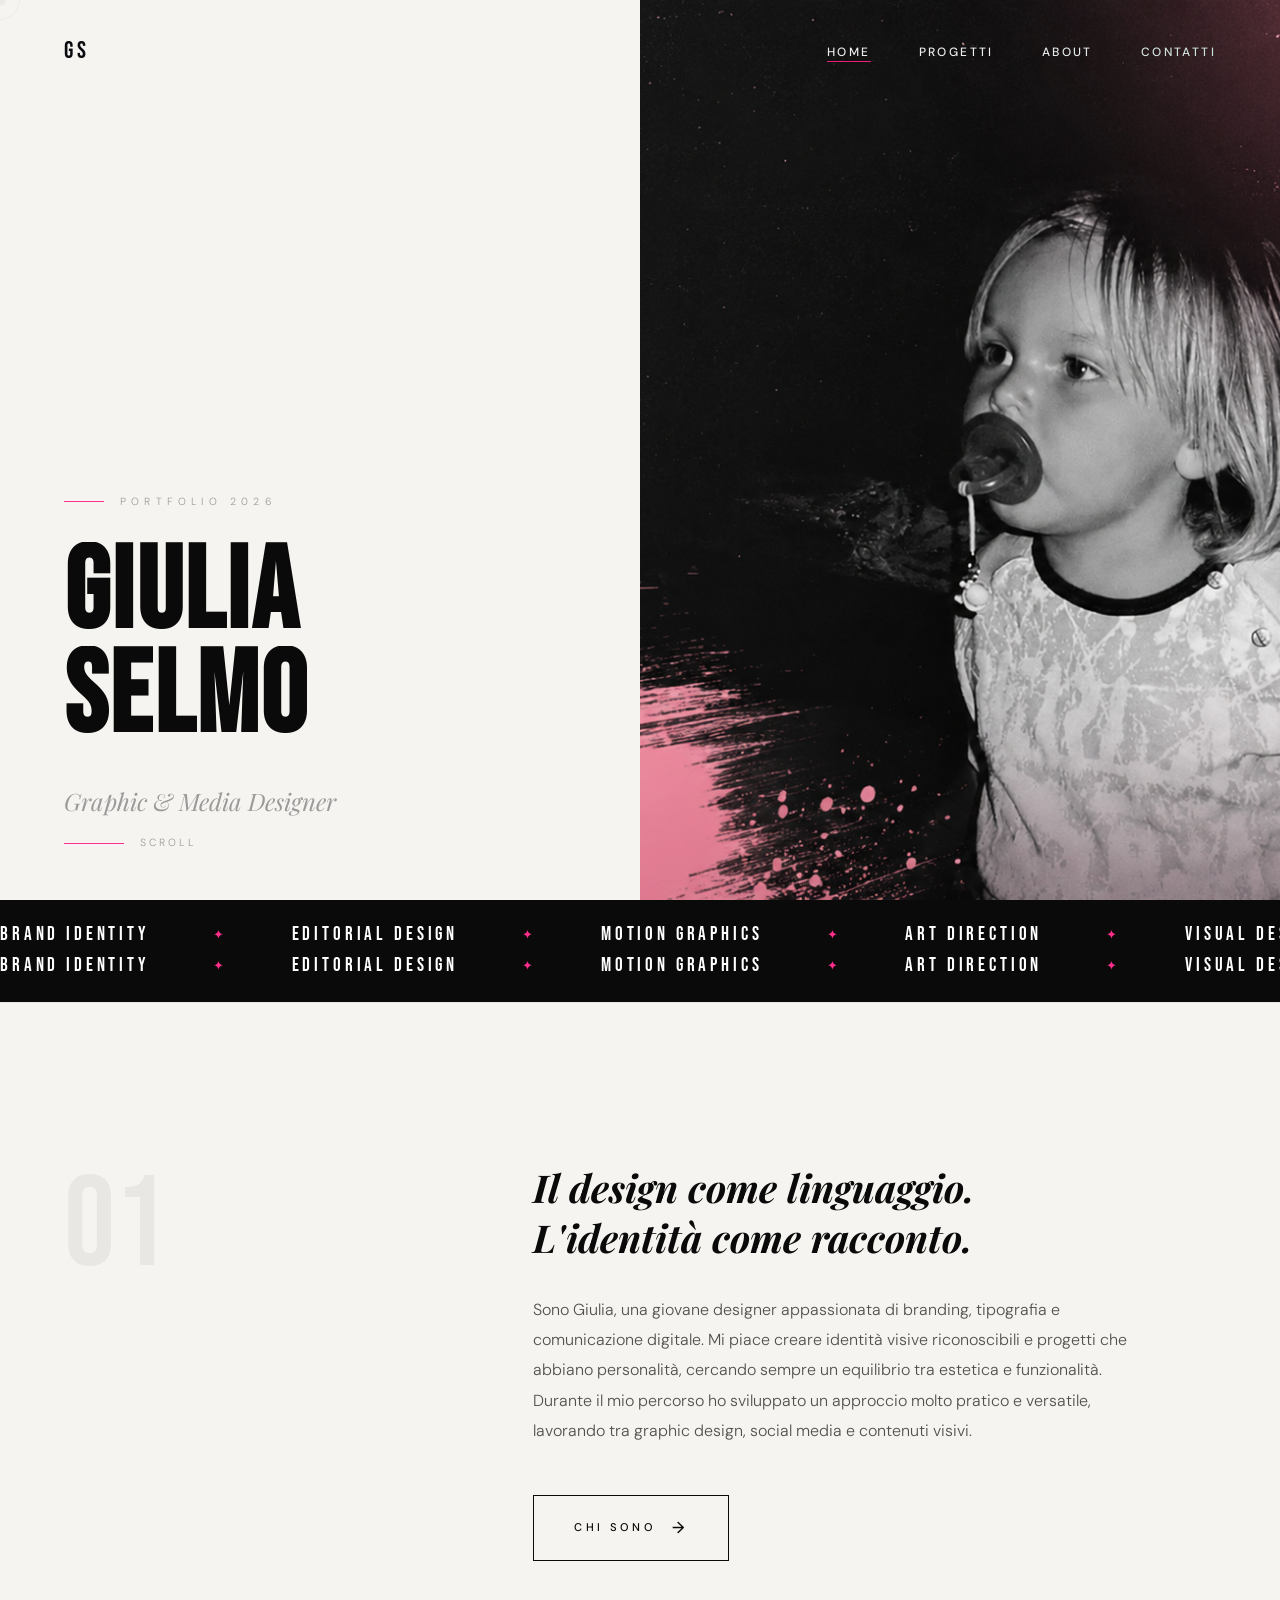
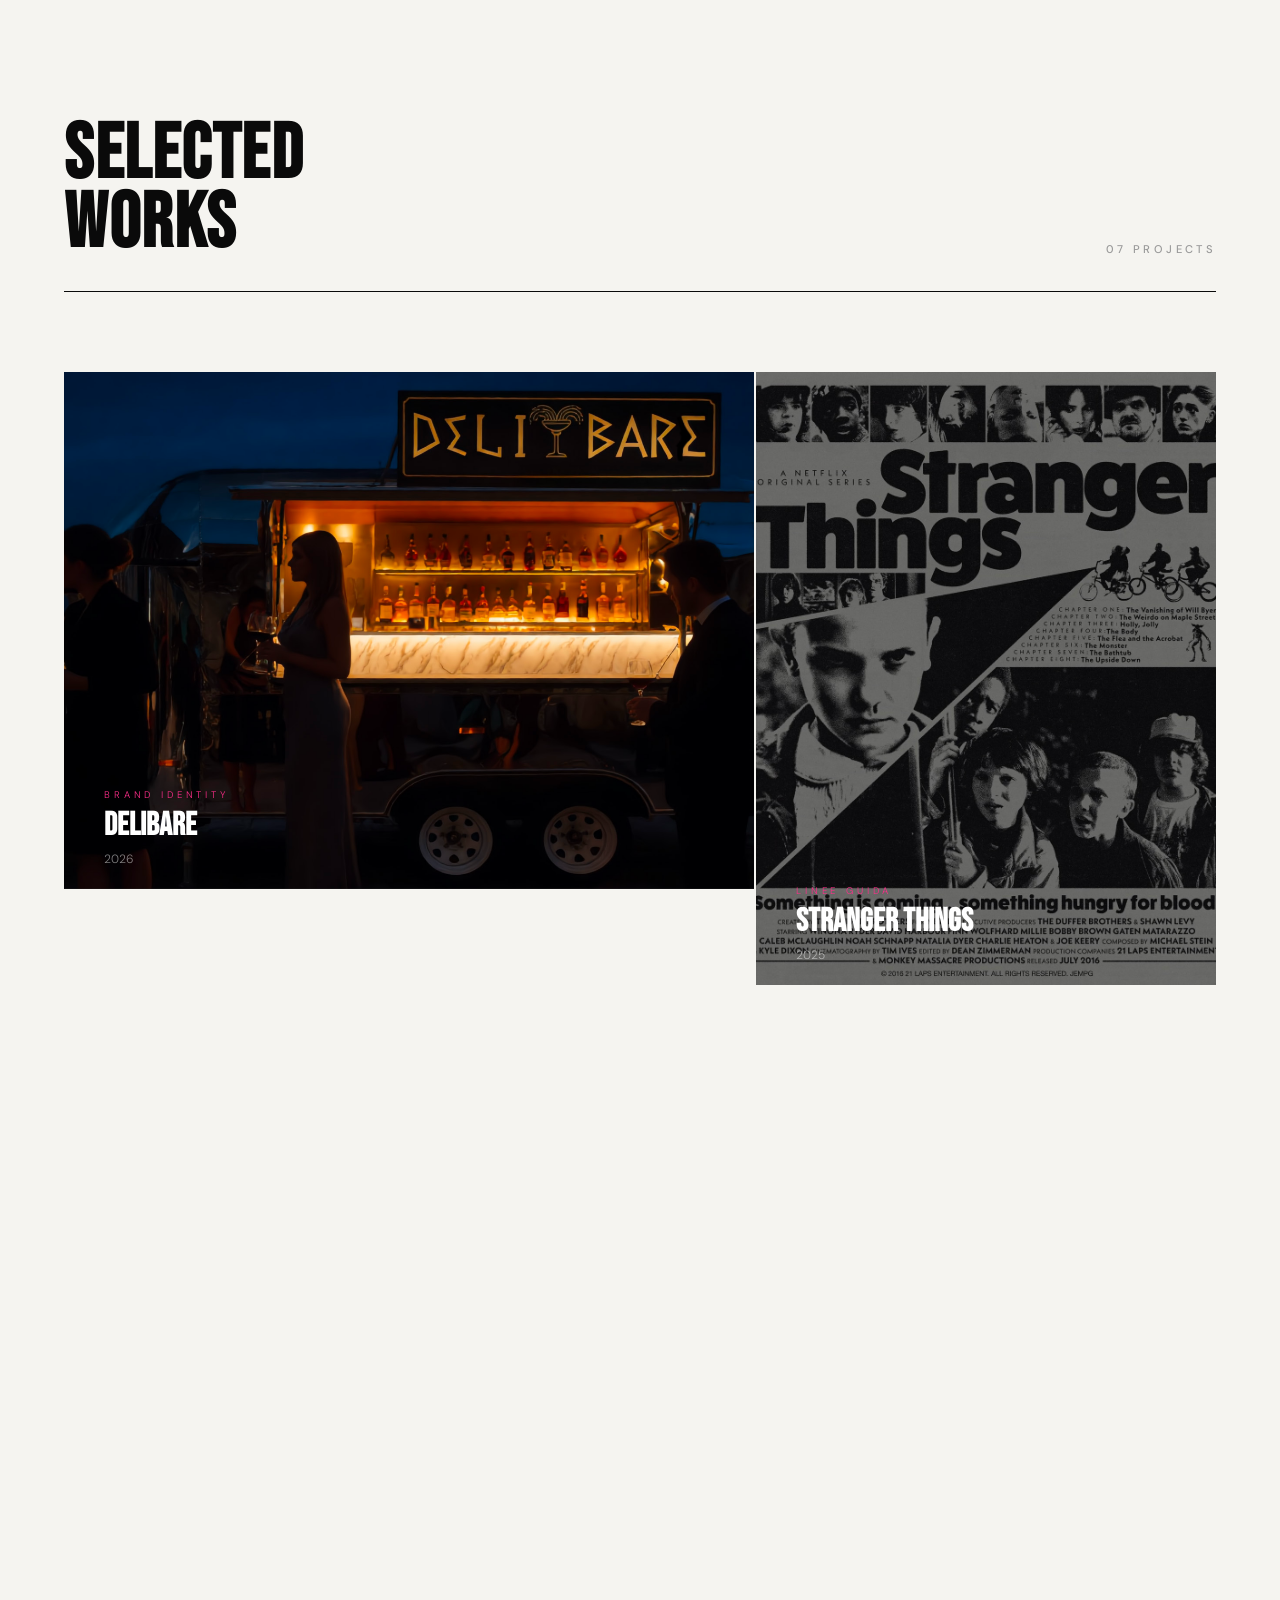
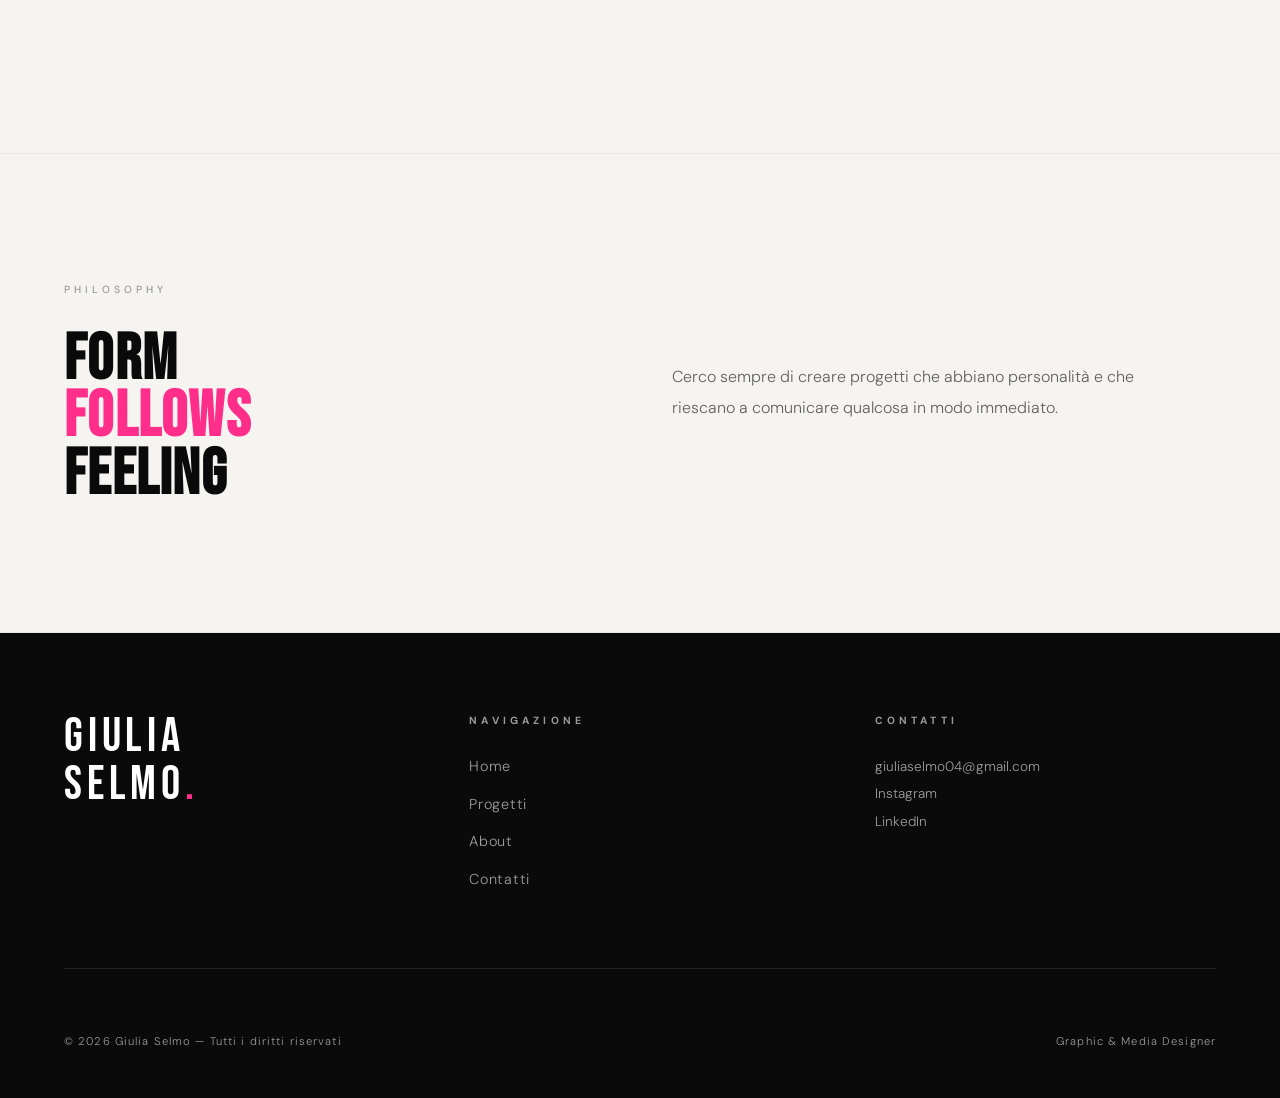
<file: index.html>
<!DOCTYPE html>
<html lang="it">
<head>
  <meta charset="UTF-8">
  <meta name="viewport" content="width=device-width, initial-scale=1.0">
  <title>Giulia Selmo — Graphic & Media Designer</title>
  <meta name="description" content="Portfolio di Giulia Selmo, Graphic & Media Designer. Brand identity, editorial, motion graphics.">
  <link rel="stylesheet" href="style.css">
</head>
<body>

  <!-- CURSOR -->
  <div class="cursor"></div>
  <div class="cursor-follower"></div>

  <!-- LOADER -->
<!-- NAV -->
  <nav>
    <a href="index.html" class="nav-logo">GS</a>
    <ul class="nav-links">
      <li><a href="index.html">Home</a></li>
      <li><a href="projects.html">Progetti</a></li>
      <li><a href="about.html">About</a></li>
      <li><a href="contact.html">Contatti</a></li>
    </ul>
    <button class="hamburger" aria-label="Menu">
      <span></span><span></span><span></span>
    </button>
  </nav>

  <!-- FULLSCREEN MENU -->
  <div class="menu-overlay">
    <div class="menu-overlay-inner">
      <ul class="menu-overlay-links">
        <li><a href="index.html">Home</a></li>
        <li><a href="projects.html">Progetti</a></li>
        <li><a href="about.html">About</a></li>
        <li><a href="contact.html">Contatti</a></li>
      </ul>
      <p class="menu-overlay-sub">giuliaselmo04@gmail.com</p>
    </div>
  </div>

  <!-- HERO -->
  <section class="hero">
    <div class="hero-text">
      <p class="hero-eyebrow">Portfolio 2026</p>
      <h1 class="hero-title">
        <div class="line"><span>GIULIA</span></div>
        <div class="line"><span>SELMO</span></div>
      </h1>
      <p class="hero-subtitle">Graphic &amp; Media Designer</p>
      <div class="hero-scroll">
        <div class="hero-scroll-line"></div>
        Scroll
      </div>
    </div>

    <div class="hero-image">
      <!-- sostituisci con img/hero-main.jpg -->
       <img src="imag/io/io_01.jpeg" style="background: linear-gradient(135deg, #1a1a2e 0%, #16213e 40%, #0f3460 100%);"></div>

    </div>
  </section>

  <!-- MARQUEE -->
  <div class="marquee-wrap">
    <div class="marquee-track">
      <span class="marquee-item">Brand Identity</span>
      <span class="marquee-item">Editorial Design</span>
      <span class="marquee-item">Motion Graphics</span>
      <span class="marquee-item">Art Direction</span>
      <span class="marquee-item">Visual Design</span>
      <span class="marquee-item">Graphic Design</span>
    </div>
  </div>

  <!-- INTRO -->
  <section class="intro-section">
    <div class="reveal">
      <div class="intro-number">01</div>
    </div>
    <div class="intro-content">
      <h2 class="intro-title reveal" data-delay="100">
        Il design come linguaggio.<br>
        L'identità come racconto.
      </h2>
      <p class="intro-body reveal" data-delay="200">
        Sono Giulia, una giovane designer appassionata di branding, tipografia e comunicazione digitale. 
        Mi piace creare identità visive riconoscibili e progetti che abbiano personalità, cercando sempre 
        un equilibrio tra estetica e funzionalità. Durante il mio percorso ho sviluppato un approccio 
        molto pratico e versatile, lavorando tra graphic design, social media e contenuti visivi.
      </p>
      <a href="about.html" class="btn btn-arrow reveal" data-delay="300">Chi sono</a>
    </div>
  </section>

  <!-- SELECTED WORKS -->
  <section class="works-section">
    <div class="works-header">
      <h2 class="works-title reveal">SELECTED<br>WORKS</h2>
      <span class="works-count section-label reveal" data-delay="100">07 Projects</span>
    </div>

    <div class="works-grid" data-stagger>
      <!-- Project 1 -->
      <a href="project-delibare.html" class="work-item reveal">
        <!-- sostituisci con img/delibare-cover.jpg -->
       <div class="work-item-img">
  <img src="imag/delibare/delibare8.png" alt="Delibare Cover">
</div>
        <div class="work-item-overlay"></div>
        <div class="work-item-info">
          <p class="work-item-cat">Brand Identity</p>
          <h3 class="work-item-title">DELIBARE</h3>
          <p class="work-item-year">2026</p>
        </div>
      </a>

      <!-- Project 2 -->
      <a href="project-strangerthings.html" class="work-item reveal" data-delay="80">
        <!-- sostituisci con img/strangerthings-cover.jpg -->
        <div class="work-item-img">
  <img src="imag/stranger thing/stranger_copertina.jpeg" alt="Stranger Things Cover">
</div>
        <div class="work-item-overlay"></div>
        <div class="work-item-info">
          <p class="work-item-cat">Linee Guida</p>
          <h3 class="work-item-title">STRANGER THINGS</h3>
          <p class="work-item-year">2025</p>
        </div>
      </a>

      <!-- Project 3 -->
      <a href="project-brado.html" class="work-item reveal" data-delay="160">
        <!-- sostituisci con img/brado-cover.jpg -->
        <div class="work-item-img">
  <img src="imag/brado/esterno.jpg" alt="Brado Burger Cover">
</div>
        <div class="work-item-overlay"></div>
        <div class="work-item-info">
          <p class="work-item-cat">Brand Identity</p>
          <h3 class="work-item-title">BRADO BURGER</h3>
          <p class="work-item-year">2026</p>
        </div>
      </a>

      <!-- Project 4 — pink accent block -->
      <a href="project-memoria.html" class="work-item reveal" data-delay="240">
        <!-- sostituisci con img/memoria-cover.jpg -->
        <div class="work-item-img">
  <img src="imag/memoria/copertina_memoria.jpg" alt="Memoria Cover">
</div>
        <div class="work-item-overlay"></div>
        <div class="work-item-info">
          <p class="work-item-cat">Cortometraggio</p>
          <h3 class="work-item-title">MEMORIA</h3>
          <p class="work-item-year">2026</p>
        </div>
      </a>
    </div>

    <div style="display:flex; justify-content:center; margin-top:5rem;" class="reveal">
      <a href="projects.html" class="btn btn-arrow">Tutti i Progetti</a>
    </div>
  </section>

  <!-- PINK STATEMENT -->
  <div class="home-statement">
    <div class="reveal-left">
      <p class="section-label" style="margin-bottom:2rem;">Philosophy</p>
      <h2 style="font-family:var(--font-display); font-size:clamp(3rem,5vw,6rem); color:var(--ink); line-height:0.9; letter-spacing:0.02em;">
        FORM<br>
        <span style="color:var(--pink)">FOLLOWS</span><br>
        FEELING
      </h2>
    </div>
    <div class="reveal-right">
      <p style="font-size:1rem; line-height:1.9; color:rgba(10,10,10,0.62); max-width:480px;">
       Cerco sempre di creare progetti che abbiano personalità 
       e che riescano a comunicare qualcosa in modo immediato.
      </p>
    </div>
  </div>

  <!-- FOOTER -->
  <footer>
    <div class="footer-inner">
      <div>
        <div class="footer-logo">GIULIA<br>SELMO<span>.</span></div>
      </div>
      <div class="footer-nav">
        <h4>Navigazione</h4>
        <ul>
          <li><a href="index.html">Home</a></li>
          <li><a href="projects.html">Progetti</a></li>
          <li><a href="about.html">About</a></li>
          <li><a href="contact.html">Contatti</a></li>
        </ul>
      </div>
      <div class="footer-contact">
        <h4>Contatti</h4>
        <p>
          <a href="mailto:giuliaselmo@studio.com">giuliaselmo04@gmail.com</a><br>
          <a href="#">Instagram</a><br>
          <a href="#">LinkedIn</a>
        </p>
      </div>
    </div>
    <div class="footer-bottom">
      <p>© 2026 Giulia Selmo — Tutti i diritti riservati</p>
      <p>Graphic &amp; Media Designer</p>
    </div>
  </footer>

  <script src="script.js"></script>
</body>
</html>
</file>
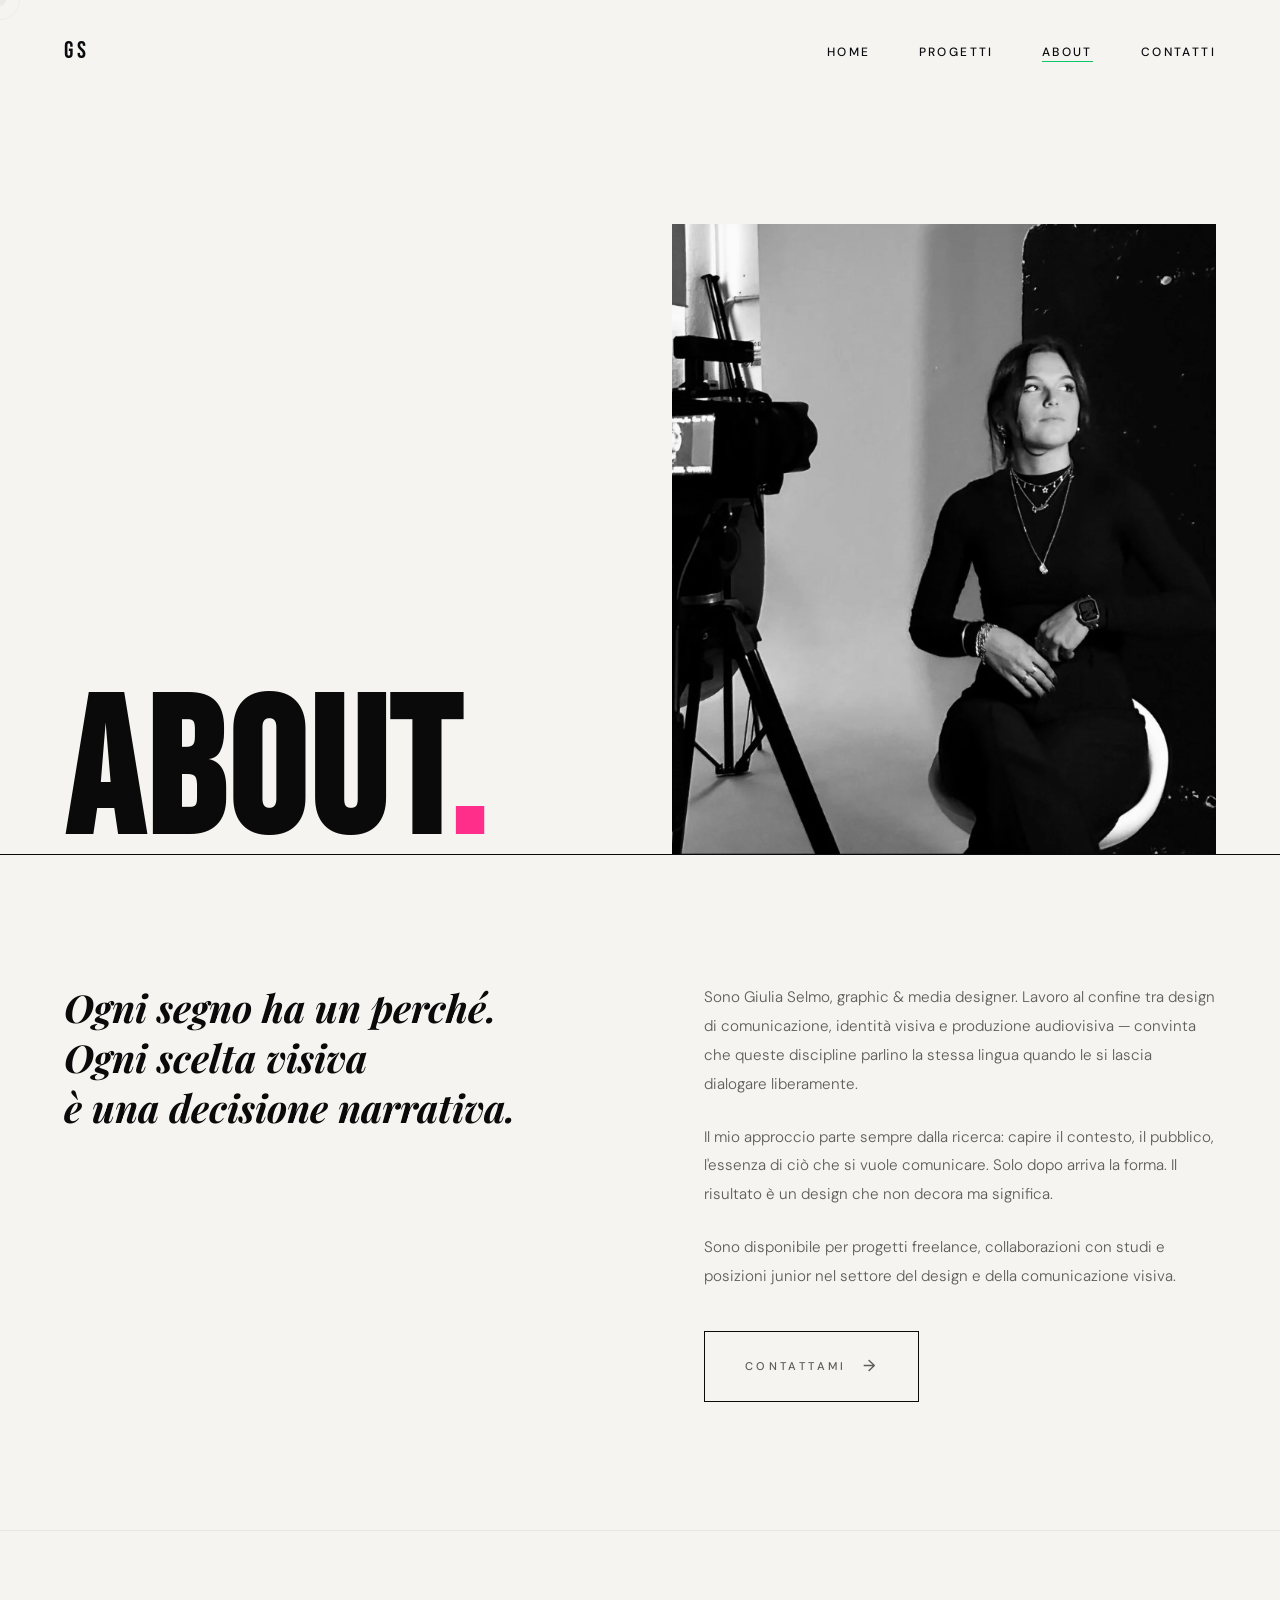
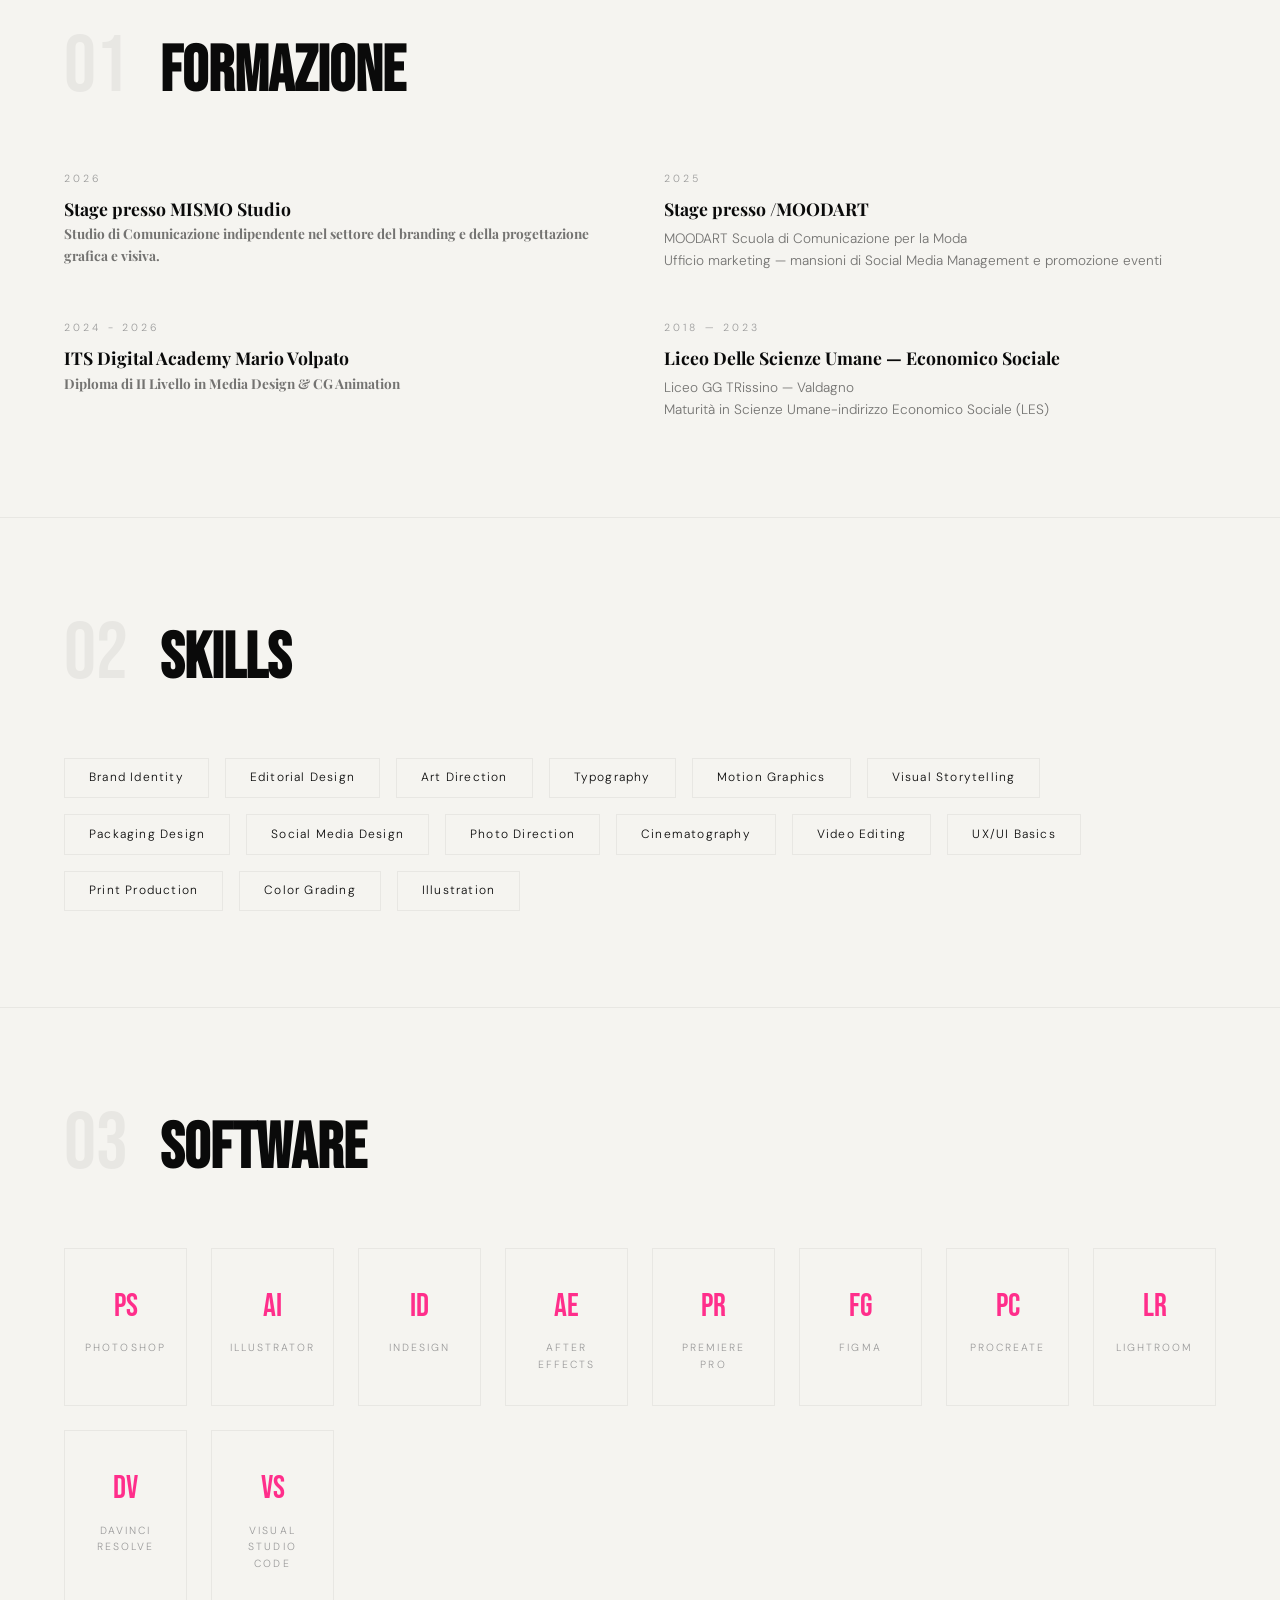
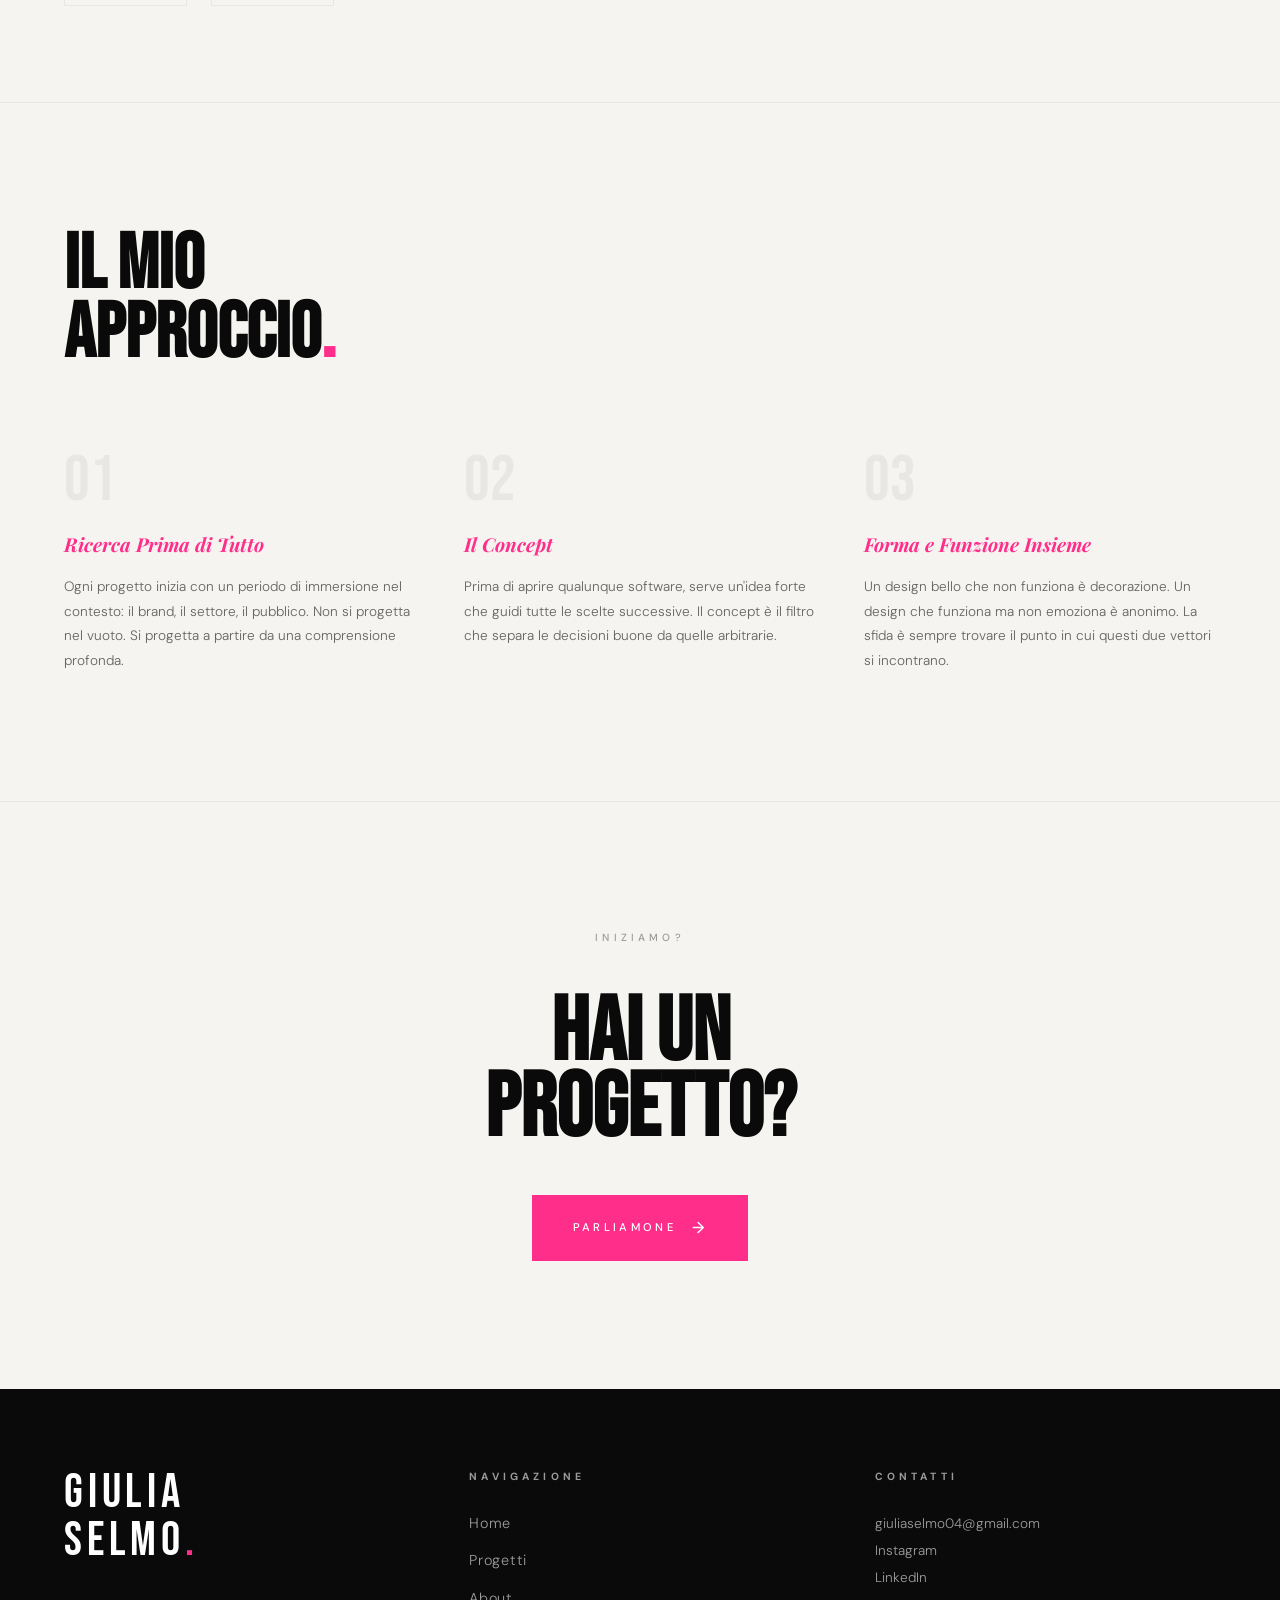
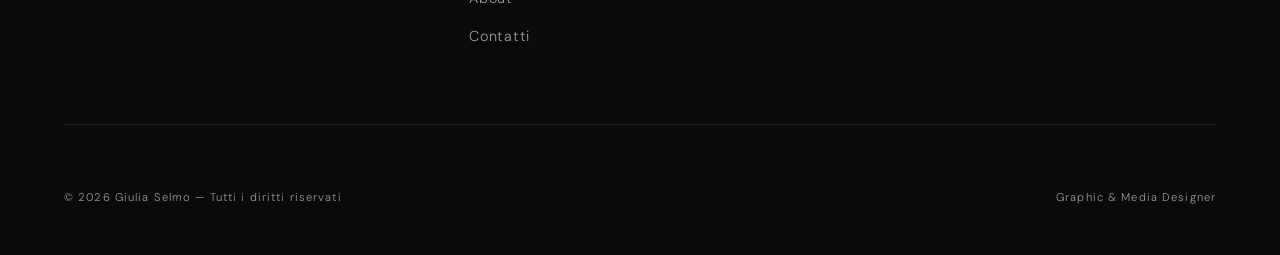
<file: about.html>
<!DOCTYPE html>
<html lang="it">
<head>
  <meta charset="UTF-8">
  <meta name="viewport" content="width=device-width, initial-scale=1.0">
  <title>About — Giulia Selmo</title>
  <link rel="stylesheet" href="style.css">
</head>
<body>

  <div class="cursor"></div>
  <div class="cursor-follower"></div>
<nav>
    <a href="index.html" class="nav-logo">GS</a>
    <ul class="nav-links">
      <li><a href="index.html">Home</a></li>
      <li><a href="projects.html">Progetti</a></li>
      <li><a href="about.html" class="active">About</a></li>
      <li><a href="contact.html">Contatti</a></li>
    </ul>
    <button class="hamburger" aria-label="Menu">
      <span></span><span></span><span></span>
    </button>
  </nav>

  <div class="menu-overlay">
    <div class="menu-overlay-inner">
      <ul class="menu-overlay-links">
        <li><a href="index.html">Home</a></li>
        <li><a href="projects.html">Progetti</a></li>
        <li><a href="about.html">About</a></li>
        <li><a href="contact.html">Contatti</a></li>
      </ul>
      <p class="menu-overlay-sub">giuliaselmo04@gmail.com</p>
    </div>
  </div>

  <!-- ABOUT HERO -->
  <section class="about-hero">
    <div class="about-hero-inner">
      <div>
        <h1 class="about-big-title reveal">ABOUT</h1>
      </div>
      <div class="reveal-right" data-delay="100">
        <!-- sostituisci con img/giulia-portrait.jpg -->
        <div class="about-hero-image">
       <div class="about-hero-image-inner">
  <img src="imag/io/gs_foto_presentazione4.jpeg" alt="Giulia Selmo">
</div>
        </div>
      </div>
    </div>
  </section>

  <!-- ABOUT INTRO -->
  <section class="about-intro">
    <div class="reveal-left">
      <h2 class="about-intro-title">
        Ogni segno ha un perché.<br>
        Ogni scelta visiva<br>
        è una decisione narrativa.
      </h2>
    </div>
    <div class="about-intro-body reveal-right" data-delay="100">
      <p>
        Sono Giulia Selmo, graphic & media designer.
        Lavoro al confine tra design di comunicazione, identità visiva
        e produzione audiovisiva — convinta che queste discipline parlino
        la stessa lingua quando le si lascia dialogare liberamente.
      </p>
      <p>
        Il mio approccio parte sempre dalla ricerca: capire il contesto,
        il pubblico, l'essenza di ciò che si vuole comunicare. Solo dopo
        arriva la forma. Il risultato è un design che non decora ma significa.
      </p>
      <p>
        Sono disponibile per progetti freelance, collaborazioni con studi
        e posizioni junior nel settore del design e della comunicazione visiva.
      </p>
      <a href="contact.html" class="btn btn-arrow" style="margin-top:2.5rem; display:inline-flex;">Contattami</a>
    </div>
  </section>

  <!-- FORMAZIONE -->
  <section class="cv-section">
    <div class="cv-section-header reveal">
      <span class="cv-section-num">01</span>
      <h2 class="cv-section-title">FORMAZIONE</h2>
    </div>
    <div class="cv-items" data-stagger>
      <div class="cv-item reveal">
        <p class="cv-item-year">2026</p>
        <h3 class="cv-item-title">Stage presso MISMO Studio
        <p class="cv-item-sub">Studio di Comunicazione indipendente nel settore del branding e della progettazione grafica e visiva.</p>
      </div>
      <div class="cv-item reveal" data-delay="100">
        <p class="cv-item-year">2025</p>
        <h3 class="cv-item-title">Stage presso /MOODART</h3>
        <p class="cv-item-sub">MOODART Scuola di Comunicazione per la Moda<br>Ufficio marketing — mansioni di Social Media Management e promozione eventi</p>
      </div>
      <div class="cv-item reveal" data-delay="200">
        <p class="cv-item-year">2024 - 2026</p>
        <h3 class="cv-item-title">ITS Digital Academy Mario Volpato
        <p class="cv-item-sub">Diploma di II Livello in Media Design & CG Animation</p>
      </div>
      <div class="cv-item reveal" data-delay="300">
        <p class="cv-item-year">2018 — 2023</p>
        <h3 class="cv-item-title">Liceo Delle Scienze Umane — Economico Sociale</h3>
        <p class="cv-item-sub"> Liceo GG TRissino — Valdagno<br>Maturità in Scienze Umane-indirizzo Economico Sociale (LES)</p>
      </div>
    </div>
  </section>

  <!-- SKILLS -->
  <section class="cv-section">
    <div class="cv-section-header reveal">
      <span class="cv-section-num">02</span>
      <h2 class="cv-section-title">SKILLS</h2>
    </div>
    <div class="reveal" data-delay="100">
      <div class="skills-grid">
        <span class="skill-tag">Brand Identity</span>
        <span class="skill-tag">Editorial Design</span>
        <span class="skill-tag">Art Direction</span>
        <span class="skill-tag">Typography</span>
        <span class="skill-tag">Motion Graphics</span>
        <span class="skill-tag">Visual Storytelling</span>
        <span class="skill-tag">Packaging Design</span>
        <span class="skill-tag">Social Media Design</span>
        <span class="skill-tag">Photo Direction</span>
        <span class="skill-tag">Cinematography</span>
        <span class="skill-tag">Video Editing</span>
        <span class="skill-tag">UX/UI Basics</span>
        <span class="skill-tag">Print Production</span>
        <span class="skill-tag">Color Grading</span>
        <span class="skill-tag">Illustration</span>
      </div>
    </div>
  </section>

  <!-- SOFTWARE -->
  <section class="cv-section">
    <div class="cv-section-header reveal">
      <span class="cv-section-num">03</span>
      <h2 class="cv-section-title">SOFTWARE</h2>
    </div>
    <div class="software-grid reveal" data-delay="100">
      <div class="software-item">
        <div class="abbr">Ps</div>
        <div class="name">Photoshop</div>
      </div>
      <div class="software-item">
        <div class="abbr">Ai</div>
        <div class="name">Illustrator</div>
      </div>
      <div class="software-item">
        <div class="abbr">Id</div>
        <div class="name">InDesign</div>
      </div>
      <div class="software-item">
        <div class="abbr">Ae</div>
        <div class="name">After Effects</div>
      </div>
      <div class="software-item">
        <div class="abbr">Pr</div>
        <div class="name">Premiere Pro</div>
      </div>
      <div class="software-item">
        <div class="abbr">Fg</div>
        <div class="name">Figma</div>
      </div>
      <div class="software-item">
        <div class="abbr">PC</div>
        <div class="name">Procreate</div>
      </div>
      <div class="software-item">
        <div class="abbr">Lr</div>
        <div class="name">Lightroom</div>
      </div>
    <div class="software-item">
        <div class="abbr">DV</div>
        <div class="name">DaVinci Resolve</div>
      </div>
        <div class="software-item">
        <div class="abbr">VS</div>
        <div class="name">Visual Studio Code</div>
      </div>
  </section>

  <!-- APPROACH -->
  <section class="approach-section">
    <h2 class="approach-title reveal">
      IL MIO<br>
      APPROCCIO<span>.</span>
    </h2>
    <div class="approach-points" data-stagger>
      <div class="approach-point reveal">
        <div class="approach-point-num">01</div>
        <h4>Ricerca Prima di Tutto</h4>
        <p>Ogni progetto inizia con un periodo di immersione nel contesto: il brand, il settore, il pubblico. Non si progetta nel vuoto. Si progetta a partire da una comprensione profonda.</p>
      </div>
      <div class="approach-point reveal" data-delay="120">
        <div class="approach-point-num">02</div>
        <h4>Il Concept</h4>
        <p>Prima di aprire qualunque software, serve un'idea forte che guidi tutte le scelte successive. Il concept è il filtro che separa le decisioni buone da quelle arbitrarie.</p>
      </div>
      <div class="approach-point reveal" data-delay="240">
        <div class="approach-point-num">03</div>
        <h4>Forma e Funzione Insieme</h4>
        <p>Un design bello che non funziona è decorazione. Un design che funziona ma non emoziona è anonimo. La sfida è sempre trovare il punto in cui questi due vettori si incontrano.</p>
      </div>
    </div>
  </section>

  <!-- CTA -->
  <section style="padding:8rem 4rem; text-align:center; display:flex; flex-direction:column; align-items:center; gap:3rem;">
    <p class="section-label reveal">Iniziamo?</p>
    <h2 style="font-family:var(--font-display); font-size:clamp(3rem,7vw,8rem); line-height:0.85;" class="reveal" data-delay="100">HAI UN<br>PROGETTO?</h2>
    <a href="contact.html" class="btn btn-pink btn-arrow reveal" data-delay="200">Parliamone</a>
  </section>

  <footer>
    <div class="footer-inner">
      <div>
        <div class="footer-logo">GIULIA<br>SELMO<span>.</span></div>
      </div>
      <div class="footer-nav">
        <h4>Navigazione</h4>
        <ul>
          <li><a href="index.html">Home</a></li>
          <li><a href="projects.html">Progetti</a></li>
          <li><a href="about.html">About</a></li>
          <li><a href="contact.html">Contatti</a></li>
        </ul>
      </div>
      <div class="footer-contact">
        <h4>Contatti</h4>
        <p>
          <a href="mailto:giuliaselmo@studio.com">giuliaselmo04@gmail.com</a><br>
          <a href="#">Instagram</a><br>
          <a href="#">LinkedIn</a>
        </p>
      </div>
    </div>
    <div class="footer-bottom">
      <p>© 2026 Giulia Selmo — Tutti i diritti riservati</p>
      <p>Graphic &amp; Media Designer</p>
    </div>
  </footer>

  <script src="script.js"></script>
</body>
</html>
</file>
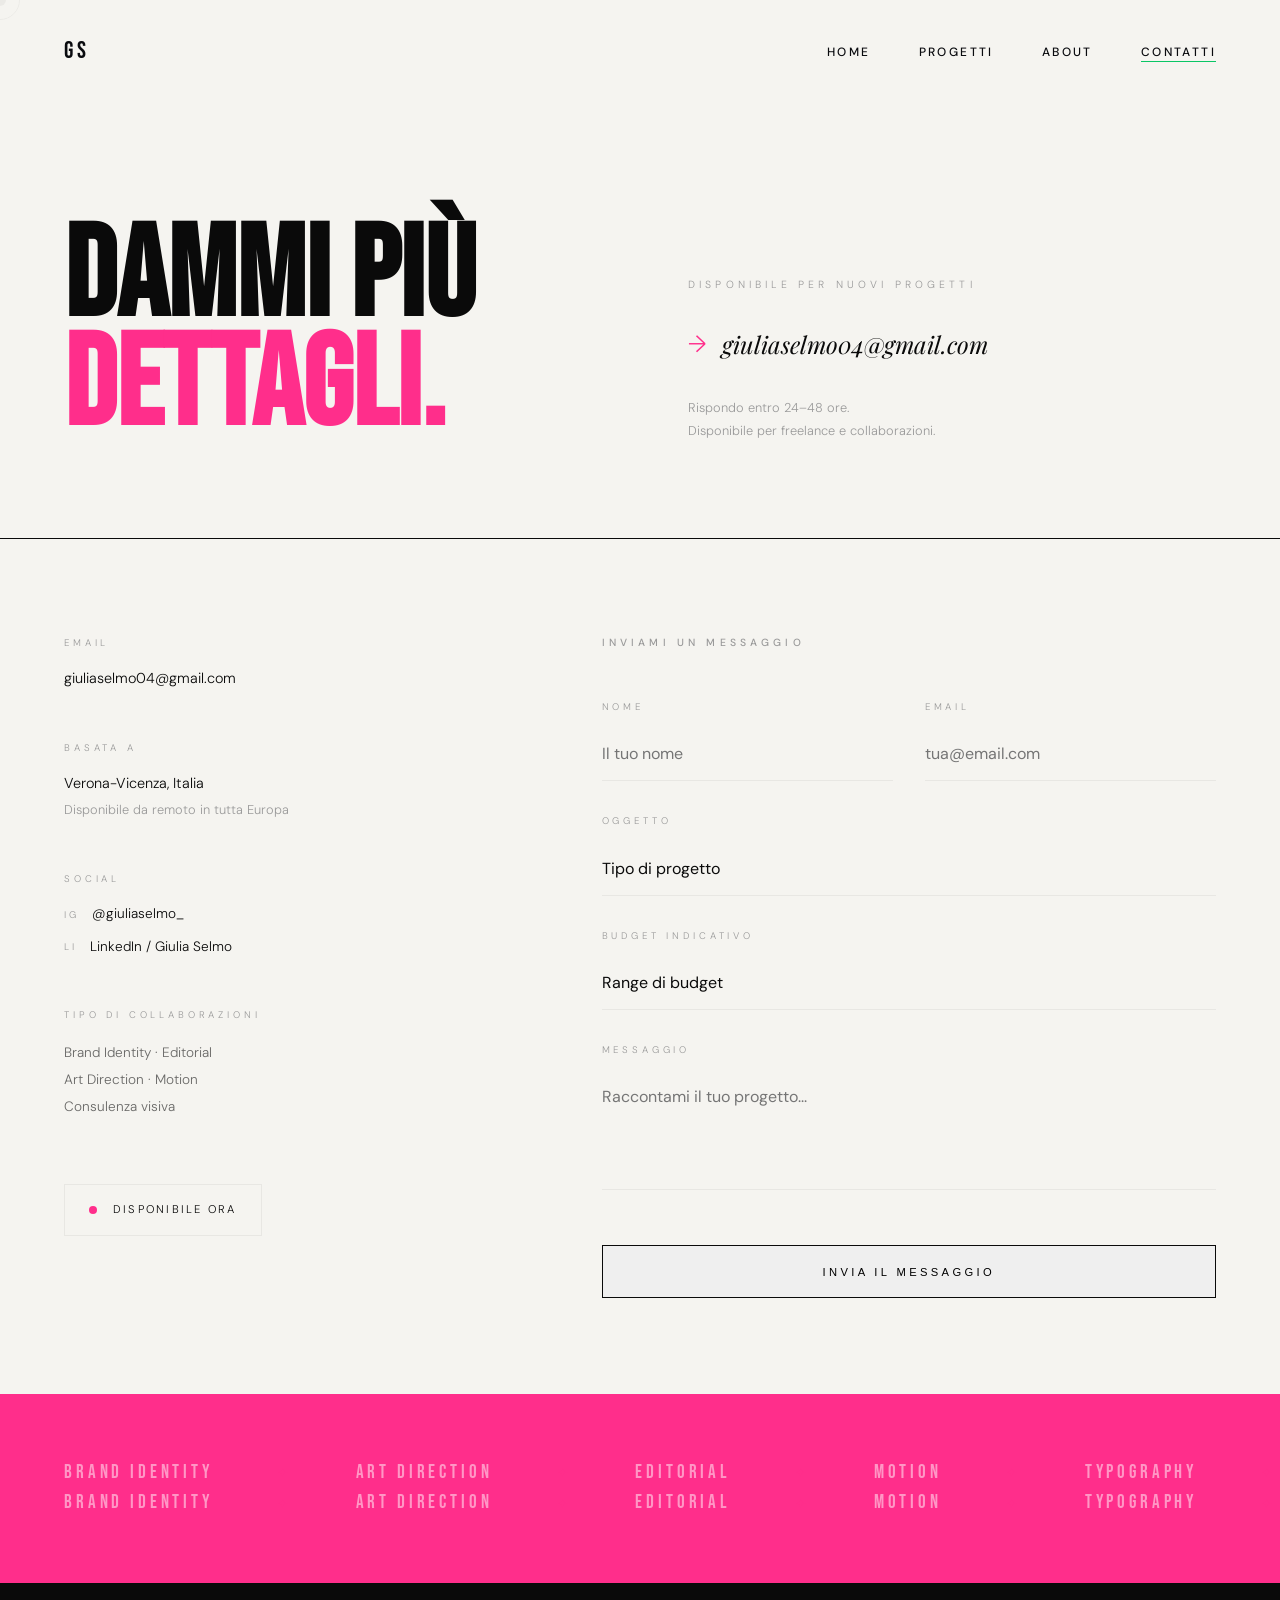
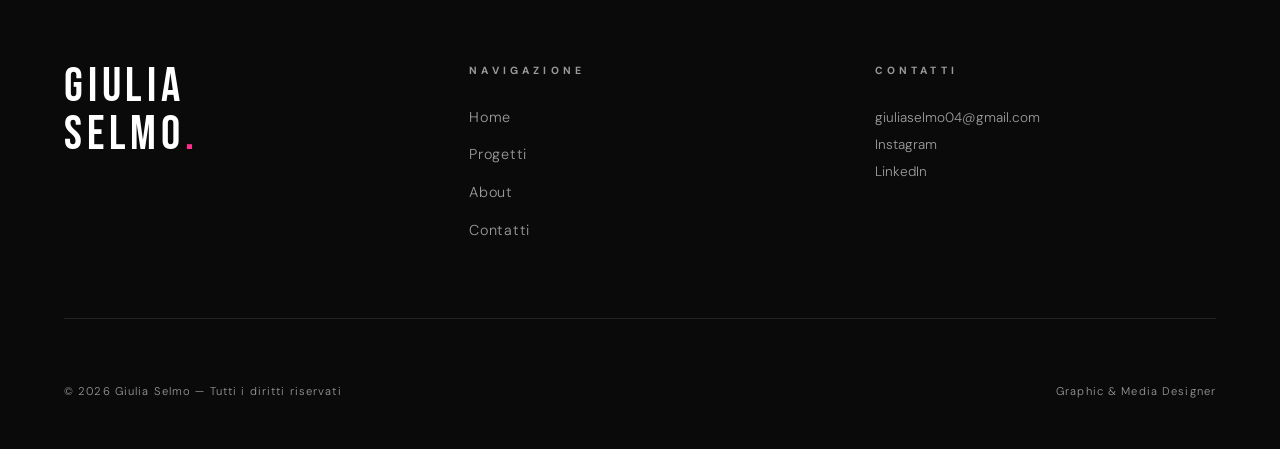
<file: contact.html>
<!DOCTYPE html>
<html lang="it">
<head>
  <meta charset="UTF-8">
  <meta name="viewport" content="width=device-width, initial-scale=1.0">
  <title>Contatti — Giulia Selmo</title>
  <link rel="stylesheet" href="style.css">
</head>
<body>

  <div class="cursor"></div>
  <div class="cursor-follower"></div>
<nav>
    <a href="index.html" class="nav-logo">GS</a>
    <ul class="nav-links">
      <li><a href="index.html">Home</a></li>
      <li><a href="projects.html">Progetti</a></li>
      <li><a href="about.html">About</a></li>
      <li><a href="contact.html" class="active">Contatti</a></li>
    </ul>
    <button class="hamburger" aria-label="Menu">
      <span></span><span></span><span></span>
    </button>
  </nav>

  <div class="menu-overlay">
    <div class="menu-overlay-inner">
      <ul class="menu-overlay-links">
        <li><a href="index.html">Home</a></li>
        <li><a href="projects.html">Progetti</a></li>
        <li><a href="about.html">About</a></li>
        <li><a href="contact.html">Contatti</a></li>
      </ul>
      <p class="menu-overlay-sub">giuliaselmo04@gmail.com</p>
    </div>
  </div>

  <!-- CONTACT HERO -->
  <section class="contact-hero">
    <div>
      <h1 class="contact-big-title reveal">
        <span>DAMMI PIÙ</span>
        <span class="accent"> DETTAGLI.</span>
      </h1>
    </div>
    <div class="reveal-right" data-delay="150">
      <p class="contact-sub">Disponibile per nuovi progetti</p>
      <a href="mailto:giuliaselmo@studio.com" class="contact-email-link">
        giuliaselmo04@gmail.com
      </a>
      <p style="margin-top:2rem; font-size:0.8rem; color:var(--gray); line-height:1.8;">
        Rispondo entro 24–48 ore.<br>
        Disponibile per freelance e collaborazioni.
      </p>
    </div>
  </section>

  <!-- CONTACT BODY -->
  <section class="contact-body">

    <!-- LEFT: CONTACT INFO -->
    <div class="contact-info">
      <div class="contact-info-block reveal">
        <p class="contact-info-label">Email</p>
        <div class="contact-info-value">
          <a href="mailto:giuliaselmo@studio.com">giuliaselmo04@gmail.com</a>
        </div>
      </div>

      <div class="contact-info-block reveal" data-delay="100">
        <p class="contact-info-label">Basata a</p>
        <div class="contact-info-value">
          Verona-Vicenza, Italia<br>
          <span style="color:var(--gray);font-size:0.8rem;">Disponibile da remoto in tutta Europa</span>
        </div>
      </div>

      <div class="contact-info-block reveal" data-delay="200">
        <p class="contact-info-label">Social</p>
        <div class="contact-info-value social-links">
          <a href="#" style="display:flex;align-items:center;gap:0.8rem;font-size:0.85rem;transition:color 0.3s;">
            <span style="font-size:0.6rem;letter-spacing:0.3em;color:var(--gray);">IG</span>
            @giuliaselmo_
      
          </a>
          <a href="#" style="display:flex;align-items:center;gap:0.8rem;font-size:0.85rem;transition:color 0.3s;">
            <span style="font-size:0.6rem;letter-spacing:0.3em;color:var(--gray);">LI</span>
            LinkedIn / Giulia Selmo
          </a>
        </div>
      </div>

      <div class="contact-info-block reveal" data-delay="300">
        <p class="contact-info-label">Tipo di collaborazioni</p>
        <div class="contact-info-value" style="font-size:0.85rem;line-height:2;color:rgba(10,10,10,0.6);">
          Brand Identity · Editorial<br>
          Art Direction · Motion<br>
          Consulenza visiva
        </div>
      </div>

      <!-- Availability badge -->
      <div style="display:inline-flex;align-items:center;gap:1rem;padding:1rem 1.5rem;border:1px solid var(--light);margin-top:1rem;" class="reveal" data-delay="400">
        <span style="width:8px;height:8px;background:var(--pink);border-radius:50%;animation:pulse 2s infinite;"></span>
        <span style="font-size:0.7rem;letter-spacing:0.2em;text-transform:uppercase;">Disponibile ora</span>
      </div>
    </div>

    <!-- RIGHT: FORM -->
    <div class="contact-form reveal-right" data-delay="100">
      <p class="section-label" style="margin-bottom:3rem;">Inviami un messaggio</p>
      <form>
        <div style="display:grid;grid-template-columns:1fr 1fr;gap:2rem;">
          <div class="form-group">
            <label for="name">Nome</label>
            <input type="text" id="name" name="name" placeholder="Il tuo nome" required>
          </div>
          <div class="form-group">
            <label for="email">Email</label>
            <input type="email" id="email" name="email" placeholder="tua@email.com" required>
          </div>
        </div>

        <div class="form-group">
          <label for="subject">Oggetto</label>
          <select id="subject" name="subject">
            <option value="" disabled selected>Tipo di progetto</option>
            <option value="brand">Brand Identity</option>
            <option value="editorial">Design Editoriale</option>
            <option value="motion">Motion & Video</option>
            <option value="art">Art Direction</option>
            <option value="altro">Altro</option>
          </select>
        </div>

        <div class="form-group">
          <label for="budget">Budget indicativo</label>
          <select id="budget" name="budget">
            <option value="" disabled selected>Range di budget</option>
            <option value="under1k">Sotto €1.000</option>
            <option value="1-3k">€1.000 – €3.000</option>
            <option value="3-7k">€3.000 – €7.000</option>
            <option value="7k+">€7.000+</option>
            <option value="da-definire">Da definire insieme</option>
          </select>
        </div>

        <div class="form-group">
          <label for="message">Messaggio</label>
          <textarea id="message" name="message" placeholder="Raccontami il tuo progetto..." required></textarea>
        </div>

        <div class="form-submit">
          <button type="submit" class="btn">
            Invia il Messaggio
          </button>
        </div>
      </form>
    </div>

  </section>

  <!-- PINK STRIP -->
  <div style="background:var(--pink); padding:4rem; overflow:hidden;">
    <div class="marquee-track" style="animation-duration:15s;">
      <span class="marquee-item" style="color:rgba(255,255,255,0.5);">Brand Identity</span>
      <span class="marquee-item" style="color:rgba(255,255,255,0.5);">Art Direction</span>
      <span class="marquee-item" style="color:rgba(255,255,255,0.5);">Editorial</span>
      <span class="marquee-item" style="color:rgba(255,255,255,0.5);">Motion</span>
      <span class="marquee-item" style="color:rgba(255,255,255,0.5);">Typography</span>
      <span class="marquee-item" style="color:rgba(255,255,255,0.5);">Brand Identity</span>
      <span class="marquee-item" style="color:rgba(255,255,255,0.5);">Art Direction</span>
      <span class="marquee-item" style="color:rgba(255,255,255,0.5);">Editorial</span>
      <span class="marquee-item" style="color:rgba(255,255,255,0.5);">Motion</span>
      <span class="marquee-item" style="color:rgba(255,255,255,0.5);">Typography</span>
    </div>
  </div>

  <footer>
    <div class="footer-inner">
      <div>
        <div class="footer-logo">GIULIA<br>SELMO<span>.</span></div>
      </div>
      <div class="footer-nav">
        <h4>Navigazione</h4>
        <ul>
          <li><a href="index.html">Home</a></li>
          <li><a href="projects.html">Progetti</a></li>
          <li><a href="about.html">About</a></li>
          <li><a href="contact.html">Contatti</a></li>
        </ul>
      </div>
      <div class="footer-contact">
        <h4>Contatti</h4>
        <p>
          <a href="mailto:giuliaselmo@studio.com">giuliaselmo04@gmail.com</a><br>
          <a href="#">Instagram</a><br>
          <a href="#">LinkedIn</a>
        </p>
      </div>
    </div>
    <div class="footer-bottom">
      <p>© 2026 Giulia Selmo — Tutti i diritti riservati</p>
      <p>Graphic &amp; Media Designer</p>
    </div>
  </footer>

  <style>
    @keyframes pulse {
      0%, 100% { opacity: 1; transform: scale(1); }
      50% { opacity: 0.5; transform: scale(1.3); }
    }
  </style>

  <script src="script.js"></script>
</body>
</html>
</file>
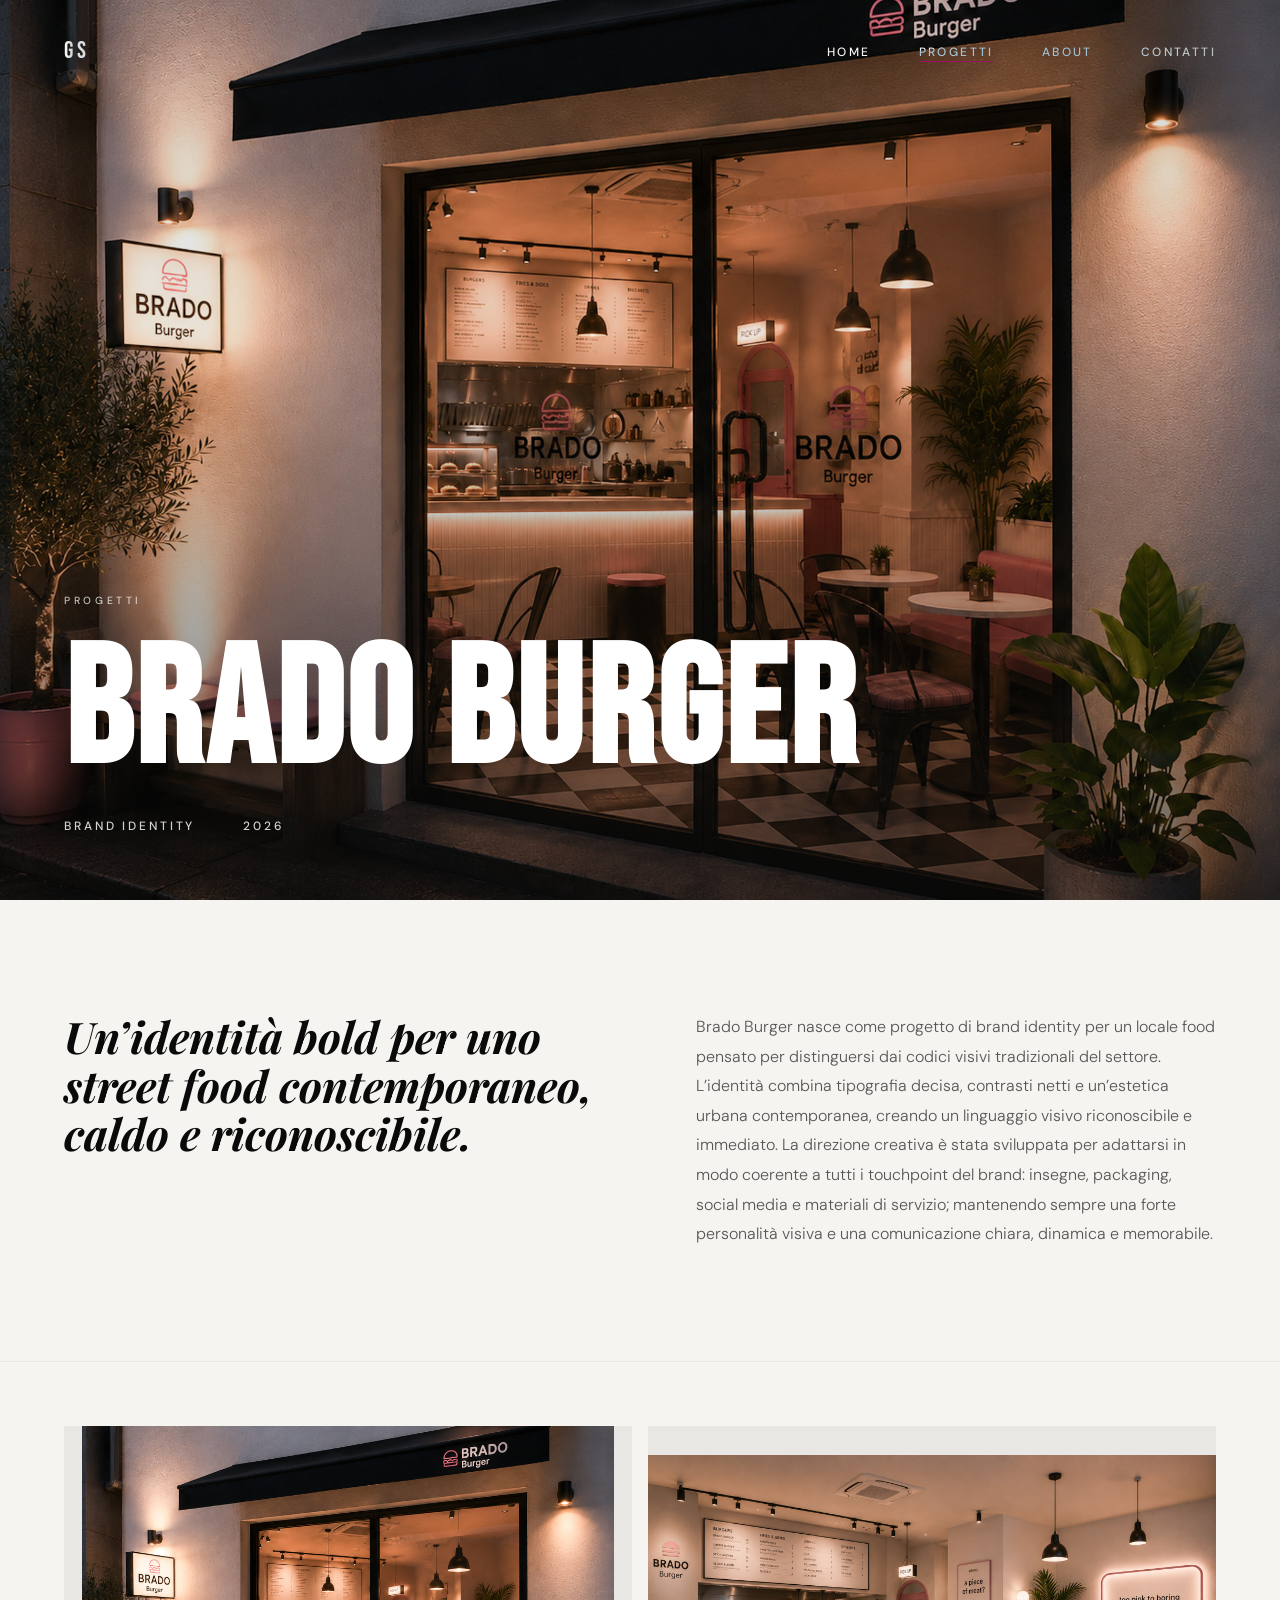
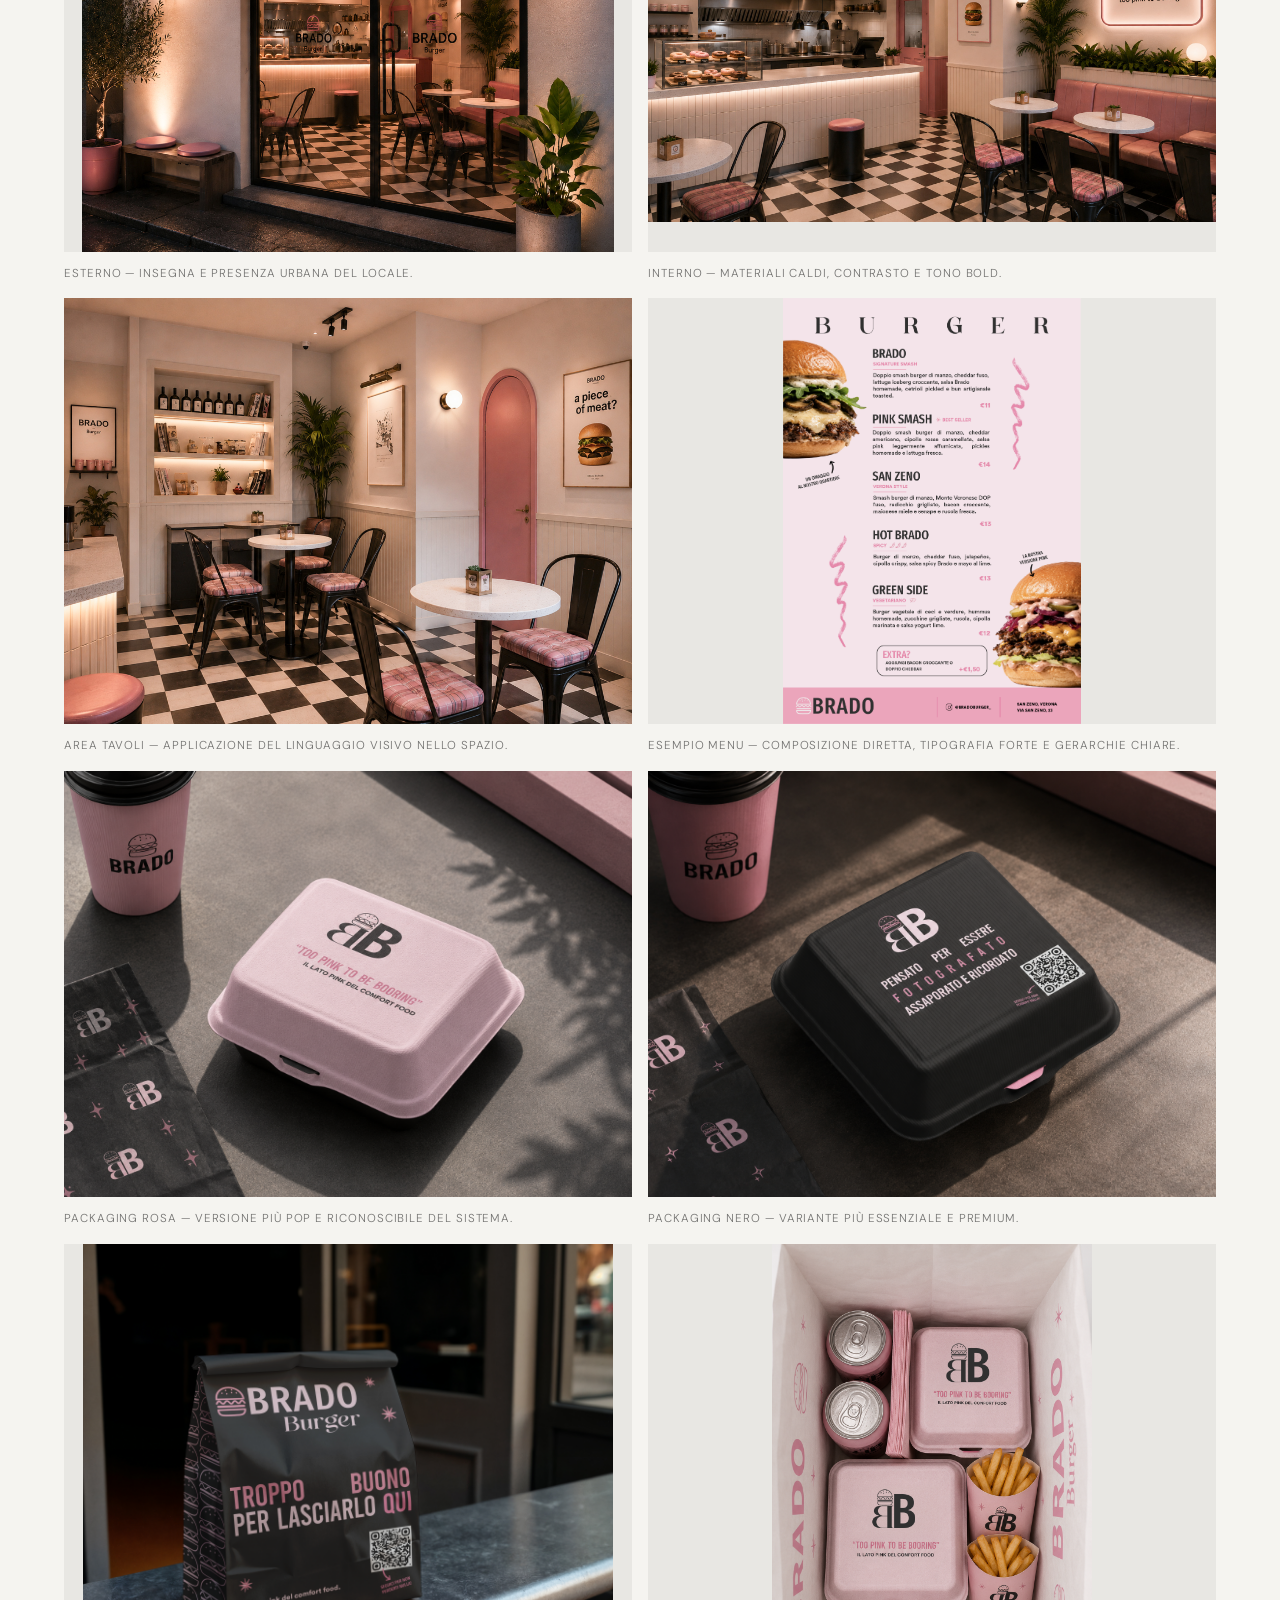
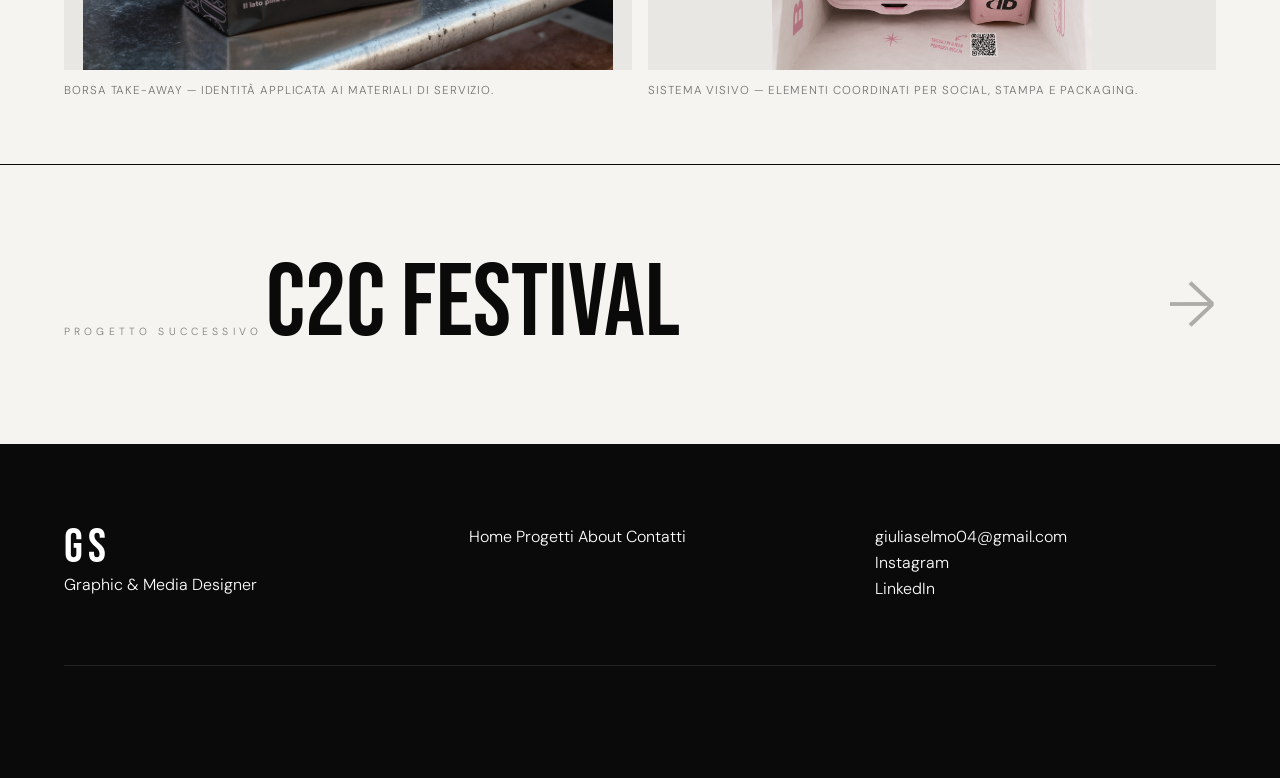
<file: project-brado.html>
<!DOCTYPE html>
<html lang="it">
<head>
  <meta charset="UTF-8">
  <meta name="viewport" content="width=device-width, initial-scale=1.0">
  <title>Brado Burger — Brand Identity | Giulia Selmo</title>
  <link rel="stylesheet" href="style.css">
</head>
<body>
  <div class="cursor"></div>
  <div class="cursor-follower"></div>

  <nav>
    <a href="index.html" class="nav-logo">GS</a>
    <ul class="nav-links">
      <li><a href="index.html">Home</a></li>
      <li><a href="projects.html" class="active">Progetti</a></li>
      <li><a href="about.html">About</a></li>
      <li><a href="contact.html">Contatti</a></li>
    </ul>
    <button class="hamburger" aria-label="Menu">
      <span></span><span></span><span></span>
    </button>
  </nav>

  <div class="menu-overlay">
    <div class="menu-overlay-inner">
      <ul class="menu-overlay-links">
        <li><a href="index.html">Home</a></li>
        <li><a href="projects.html">Progetti</a></li>
        <li><a href="about.html">About</a></li>
        <li><a href="contact.html">Contatti</a></li>
      </ul>
      <p class="menu-overlay-sub">giuliaselmo04@gmail.com</p>
    </div>
  </div>

  <main class="simple-project">
    <section class="simple-project-hero">
      <img src="imag/brado/esterno.jpg" alt="Brado Burger" class="simple-project-cover">
      <div class="simple-project-heading">
        <a href="projects.html" class="simple-project-back">Progetti</a>
        <h1>Brado Burger</h1>
        <div class="simple-project-meta">
          <span>Brand Identity</span>
          <span>2026</span>
        </div>
      </div>
    </section>

    <section class="simple-project-intro">
      <h2>Un’identità bold per uno street food contemporaneo, caldo e riconoscibile.</h2>
      <div>
        <p>Brado Burger nasce come progetto di brand identity per un locale food pensato per distinguersi dai codici visivi tradizionali del settore. L’identità combina tipografia decisa, contrasti netti e un’estetica urbana contemporanea, creando un linguaggio visivo riconoscibile e immediato. La direzione creativa è stata sviluppata per adattarsi in modo coerente a tutti i touchpoint del brand: insegne, packaging, social media e materiali di servizio; mantenendo sempre una forte personalità visiva e una comunicazione chiara, dinamica e memorabile.</p>
      </div>
    </section>

    <section class="simple-project-gallery" aria-label="Gallery Brado Burger">
      <div class="gallery-grid">
        <figure>
          <img src="imag/brado/esterno.jpg" alt="Esterno Brado Burger">
          <figcaption>Esterno — insegna e presenza urbana del locale.</figcaption>
        </figure>
        <figure>
          <img src="imag/brado/interno.jpg" alt="Interno Brado Burger">
          <figcaption>Interno — materiali caldi, contrasto e tono bold.</figcaption>
        </figure>
        <figure>
          <img src="imag/brado/tavoli.jpg" alt="Tavoli Brado Burger">
          <figcaption>Area tavoli — applicazione del linguaggio visivo nello spazio.</figcaption>
        </figure>
        <figure>
          <img src="imag/brado/MENU BURGER.png" alt="Menu Brado Burger">
          <figcaption>Esempio menu — composizione diretta, tipografia forte e gerarchie chiare.</figcaption>
        </figure>
        <figure>
          <img src="imag/brado/scatola hamburger_rosa.png" alt="Packaging rosa Brado Burger">
          <figcaption>Packaging rosa — versione più pop e riconoscibile del sistema.</figcaption>
        </figure>
        <figure>
          <img src="imag/brado/scatola hamburger_nera.png" alt="Packaging nero Brado Burger">
          <figcaption>Packaging nero — variante più essenziale e premium.</figcaption>
        </figure>
        <figure>
          <img src="imag/brado/borsa take-away.png" alt="Borsa take-away Brado Burger">
          <figcaption>Borsa take-away — identità applicata ai materiali di servizio.</figcaption>
        </figure>
        <figure>
          <img src="imag/brado/mix_rosa.png" alt="Sistema grafico Brado Burger">
          <figcaption>Sistema visivo — elementi coordinati per social, stampa e packaging.</figcaption>
        </figure>
      </div>
    </section>

    <a href="project-c2c.html" class="next-project simple-next-project">
      <span class="next-label">Progetto successivo</span>
      <span class="next-title">C2C Festival</span>
      <span class="next-arrow">→</span>
    </a>
  </main>

  <footer>
    <div class="footer-inner">
      <div>
        <a href="index.html" class="footer-logo">GS</a>
        <p class="footer-text">Graphic & Media Designer</p>
      </div>
      <div class="footer-links">
        <a href="index.html">Home</a>
        <a href="projects.html">Progetti</a>
        <a href="about.html">About</a>
        <a href="contact.html">Contatti</a>
      </div>
      <div class="footer-contact">
        <a href="mailto:giuliaselmo04@gmail.com">giuliaselmo04@gmail.com</a><br>
        <a href="#">Instagram</a><br>
        <a href="#">LinkedIn</a>
      </div>
    </div>
  </footer>

  <script src="script.js"></script>
</body>
</html>
</file>
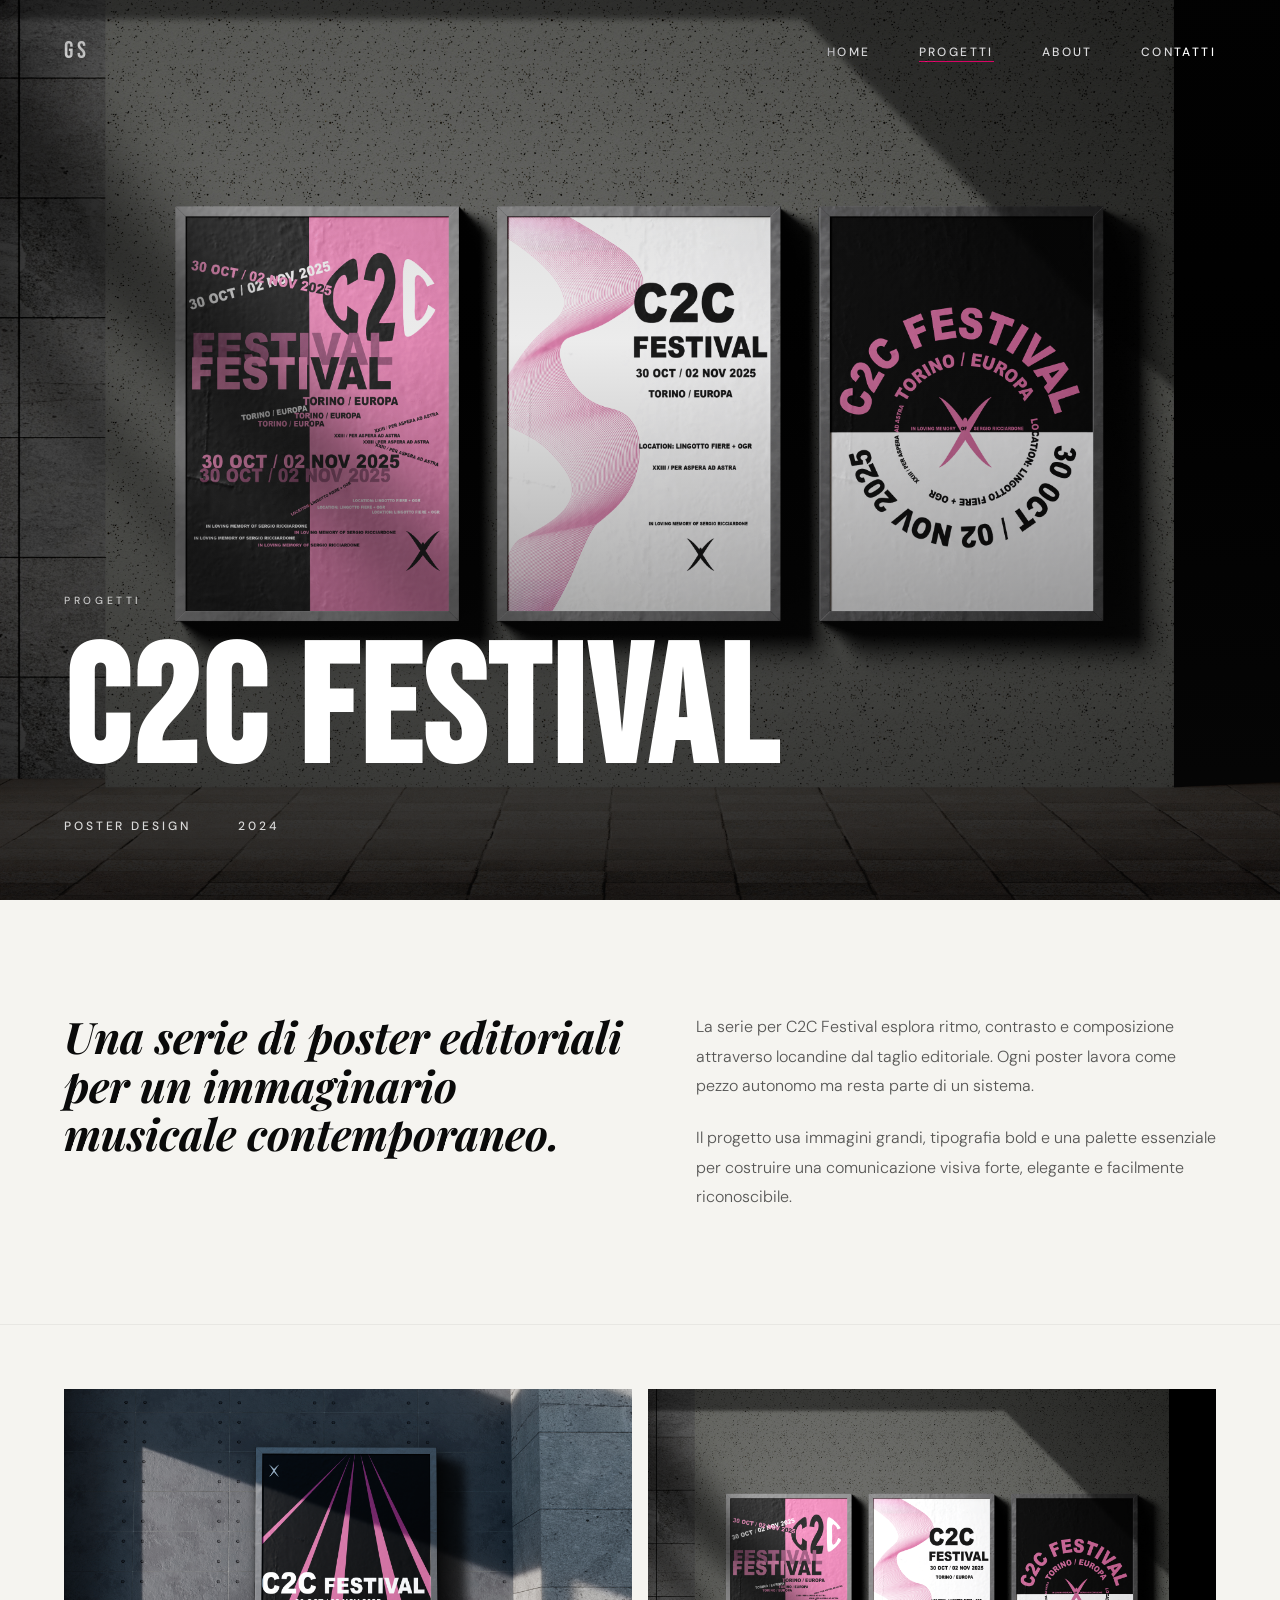
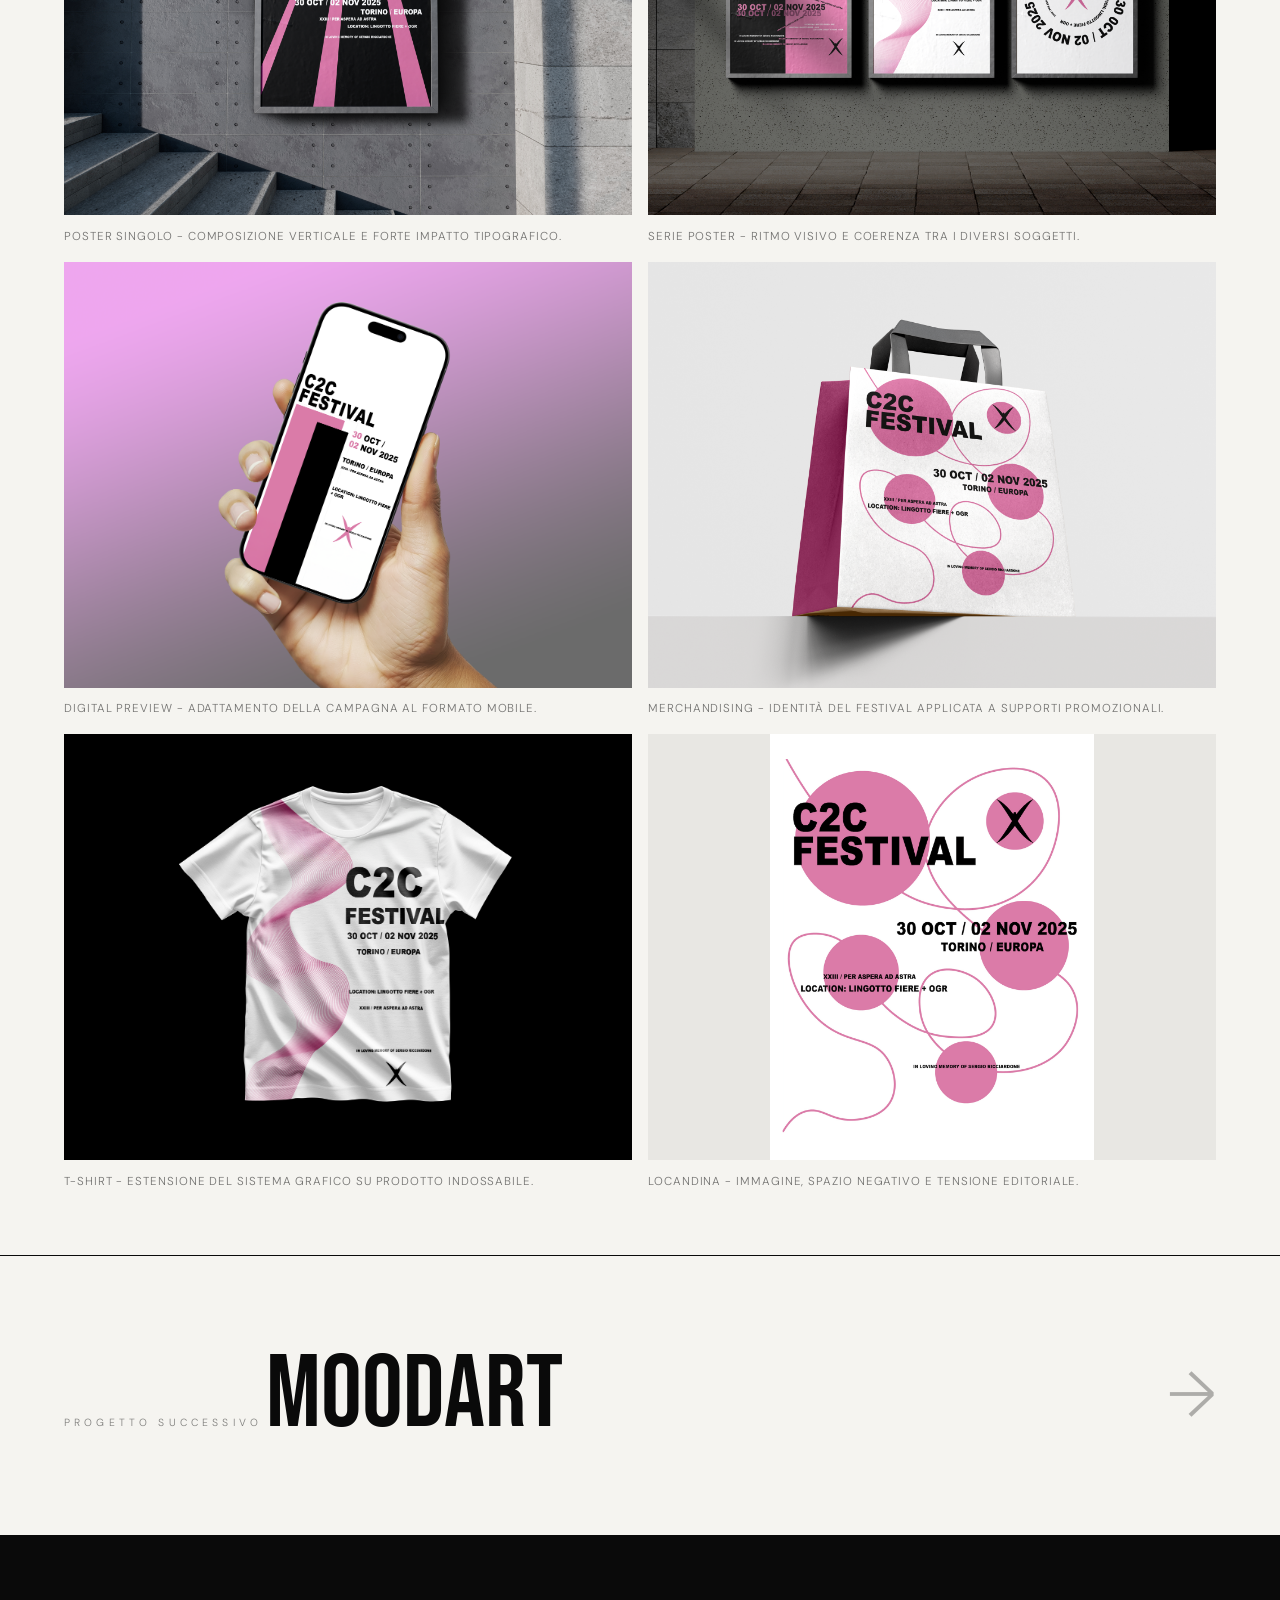
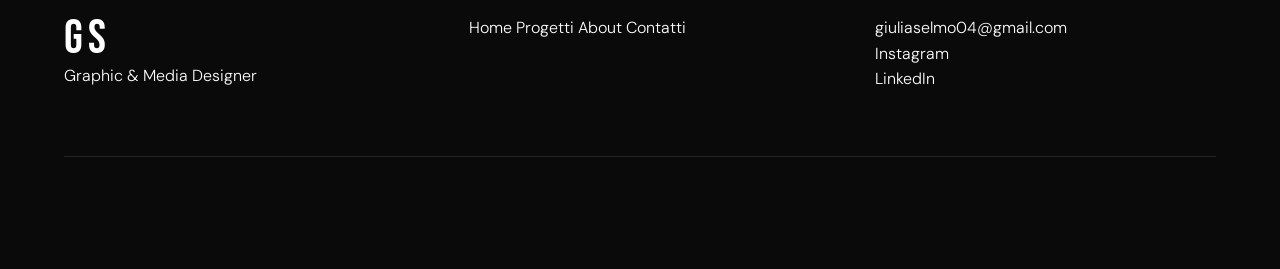
<file: project-c2c.html>
<!DOCTYPE html>
<html lang="it">
<head>
  <meta charset="UTF-8">
  <meta name="viewport" content="width=device-width, initial-scale=1.0">
  <title>C2C Festival — Locandine | Giulia Selmo</title>
  <link rel="stylesheet" href="style.css">
</head>
<body>
  <div class="cursor"></div>
  <div class="cursor-follower"></div>

  <nav>
    <a href="index.html" class="nav-logo">GS</a>
    <ul class="nav-links">
      <li><a href="index.html">Home</a></li>
      <li><a href="projects.html" class="active">Progetti</a></li>
      <li><a href="about.html">About</a></li>
      <li><a href="contact.html">Contatti</a></li>
    </ul>
    <button class="hamburger" aria-label="Menu">
      <span></span><span></span><span></span>
    </button>
  </nav>

  <div class="menu-overlay">
    <div class="menu-overlay-inner">
      <ul class="menu-overlay-links">
        <li><a href="index.html">Home</a></li>
        <li><a href="projects.html">Progetti</a></li>
        <li><a href="about.html">About</a></li>
        <li><a href="contact.html">Contatti</a></li>
      </ul>
      <p class="menu-overlay-sub">giuliaselmo04@gmail.com</p>
    </div>
  </div>

  <main class="simple-project">
    <section class="simple-project-hero">
      <img src="imag/locandine/3 poster.jpg" alt="C2C Festival" class="simple-project-cover">
      <div class="simple-project-heading">
        <a href="projects.html" class="simple-project-back">Progetti</a>
        <h1>C2C Festival</h1>
        <div class="simple-project-meta">
          <span>Poster Design</span>
          <span>2024</span>
        </div>
      </div>
    </section>

    <section class="simple-project-intro">
      <h2>Una serie di poster editoriali per un immaginario musicale contemporaneo.</h2>
      <div>
        <p>La serie per C2C Festival esplora ritmo, contrasto e composizione attraverso locandine dal taglio editoriale. Ogni poster lavora come pezzo autonomo ma resta parte di un sistema.</p>
        <p>Il progetto usa immagini grandi, tipografia bold e una palette essenziale per costruire una comunicazione visiva forte, elegante e facilmente riconoscibile.</p>
      </div>
    </section>

    <section class="simple-project-gallery" aria-label="Gallery C2C Festival">
      <div class="gallery-grid">
        <figure>
          <img src="imag/locandine/singolo poster.jpg" alt="C2C Festival">
          <figcaption>Poster singolo - composizione verticale e forte impatto tipografico.</figcaption>
        </figure>
        <figure>
          <img src="imag/locandine/3 poster.jpg" alt="C2C Festival">
          <figcaption>Serie poster - ritmo visivo e coerenza tra i diversi soggetti.</figcaption>
        </figure>
        <figure>
          <img src="imag/locandine/iphone.jpg" alt="C2C Festival">
          <figcaption>Digital preview - adattamento della campagna al formato mobile.</figcaption>
        </figure>
        <figure>
          <img src="imag/locandine/borsa.jpg" alt="C2C Festival">
          <figcaption>Merchandising - identità del festival applicata a supporti promozionali.</figcaption>
        </figure>
        <figure>
          <img src="imag/locandine/maglia.jpg" alt="C2C Festival">
          <figcaption>T-shirt - estensione del sistema grafico su prodotto indossabile.</figcaption>
        </figure>
        <figure>
          <img src="imag/locandine/locandina1.jpg" alt="C2C Festival">
          <figcaption>Locandina - immagine, spazio negativo e tensione editoriale.</figcaption>
        </figure>
      </div>
    </section>

    <a href="project-moodart.html" class="next-project simple-next-project">
      <span class="next-label">Progetto successivo</span>
      <span class="next-title">MoodArt</span>
      <span class="next-arrow">→</span>
    </a>
  </main>

  <footer>
    <div class="footer-inner">
      <div>
        <a href="index.html" class="footer-logo">GS</a>
        <p class="footer-text">Graphic & Media Designer</p>
      </div>
      <div class="footer-links">
        <a href="index.html">Home</a>
        <a href="projects.html">Progetti</a>
        <a href="about.html">About</a>
        <a href="contact.html">Contatti</a>
      </div>
      <div class="footer-contact">
        <a href="mailto:giuliaselmo04@gmail.com">giuliaselmo04@gmail.com</a><br>
        <a href="#">Instagram</a><br>
        <a href="#">LinkedIn</a>
      </div>
    </div>
  </footer>

  <script src="script.js"></script>
</body>
</html>
</file>
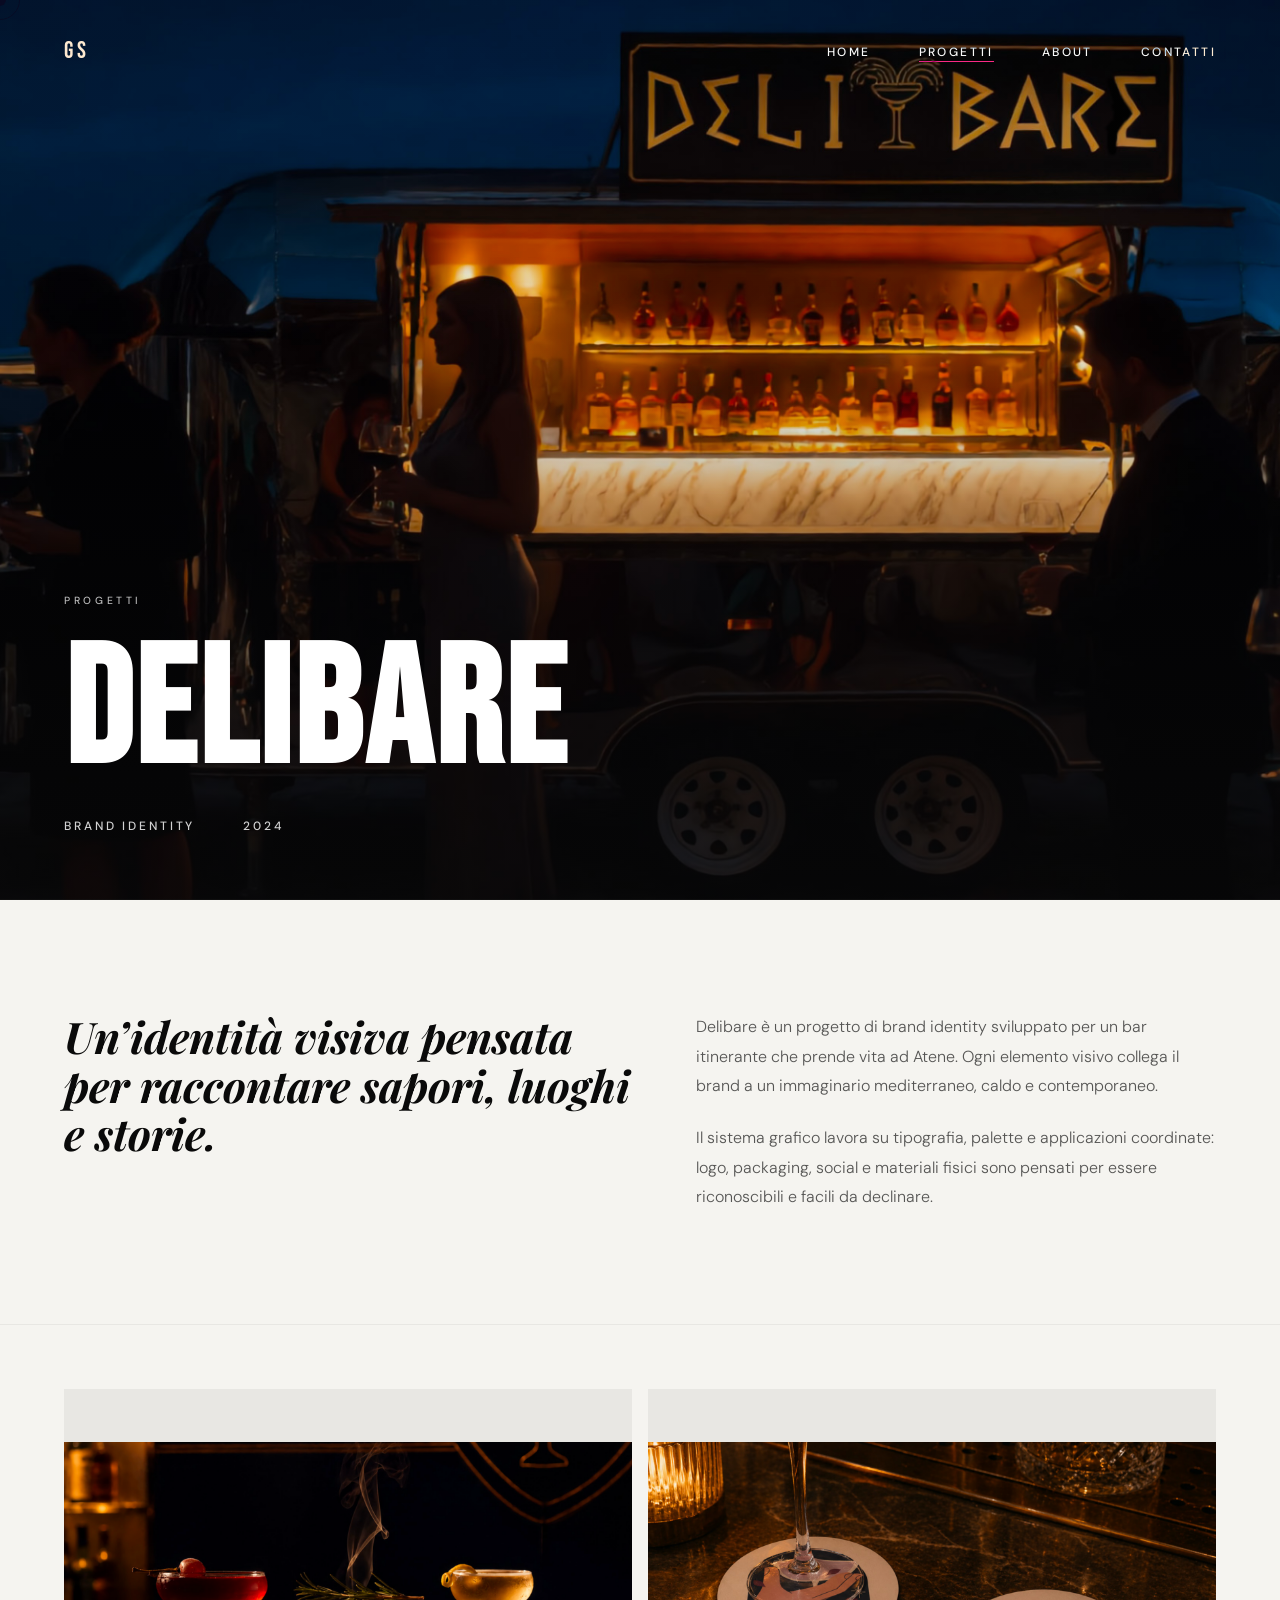
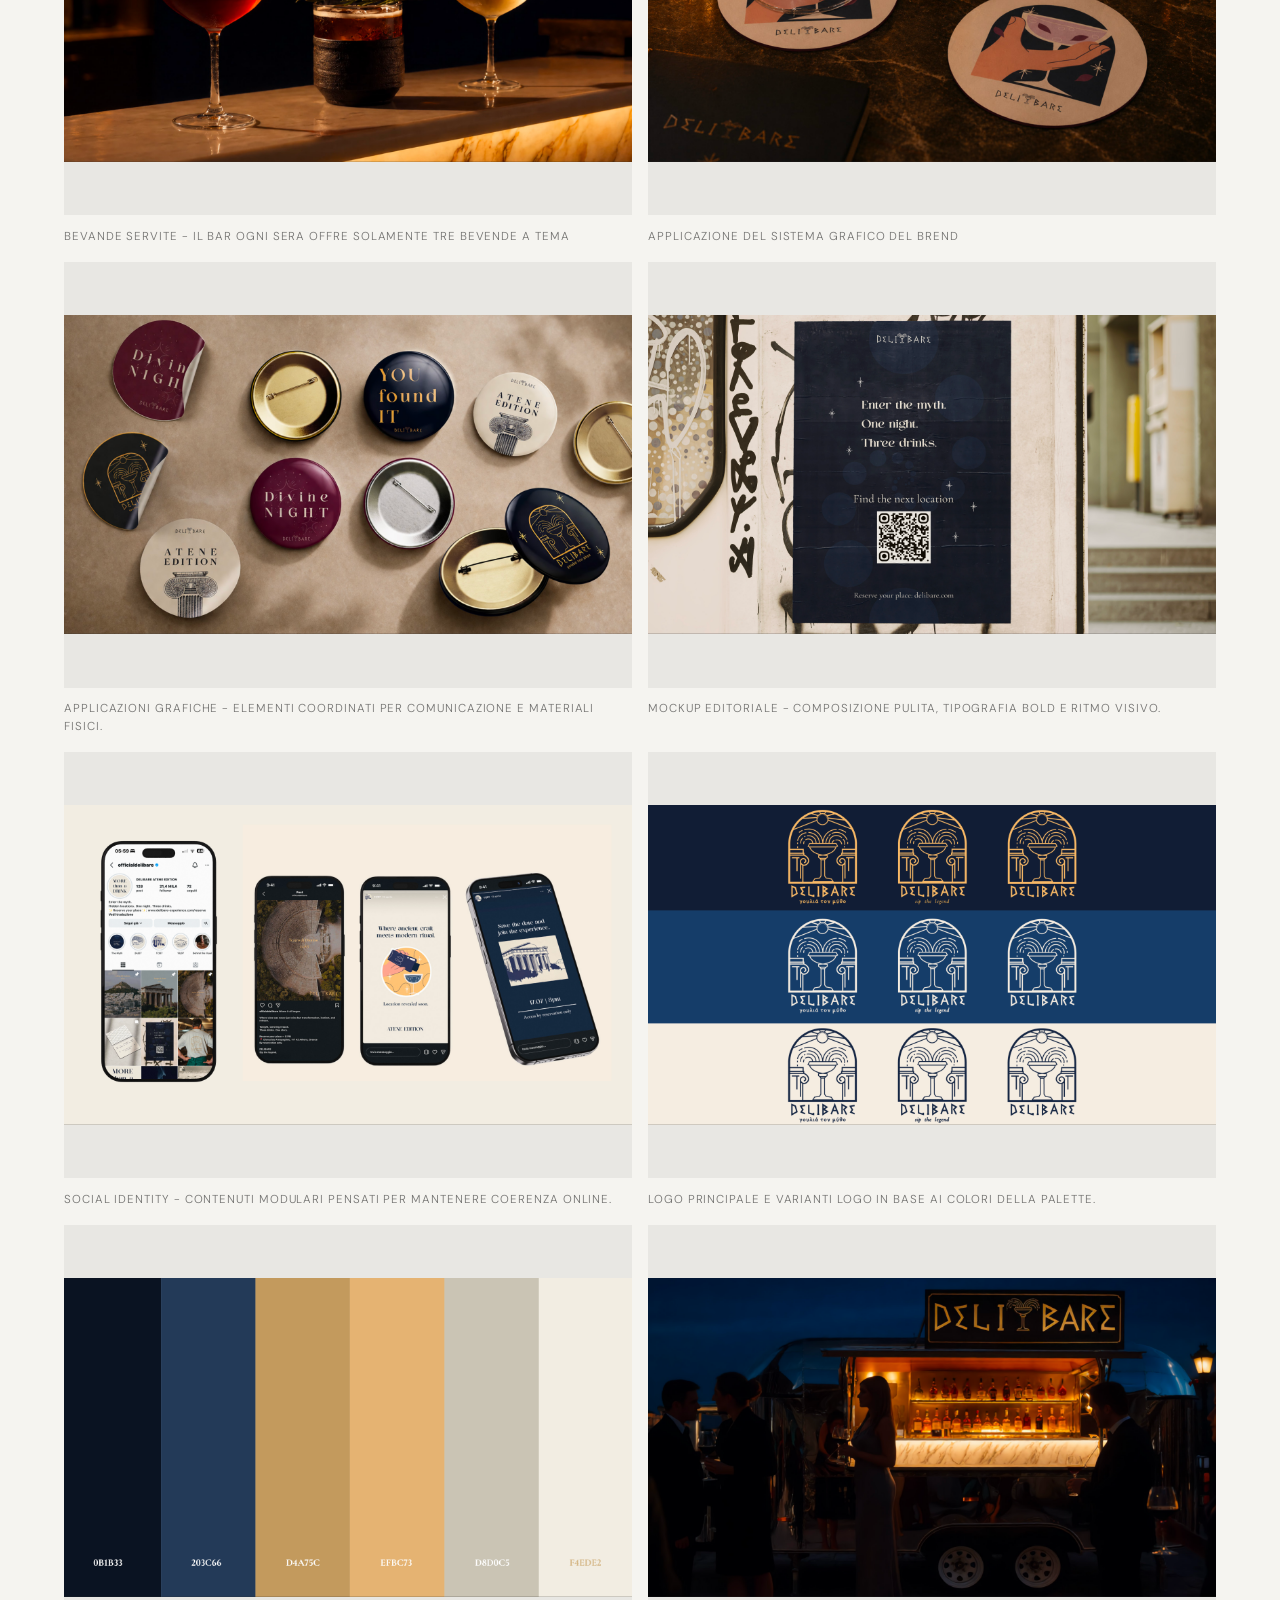
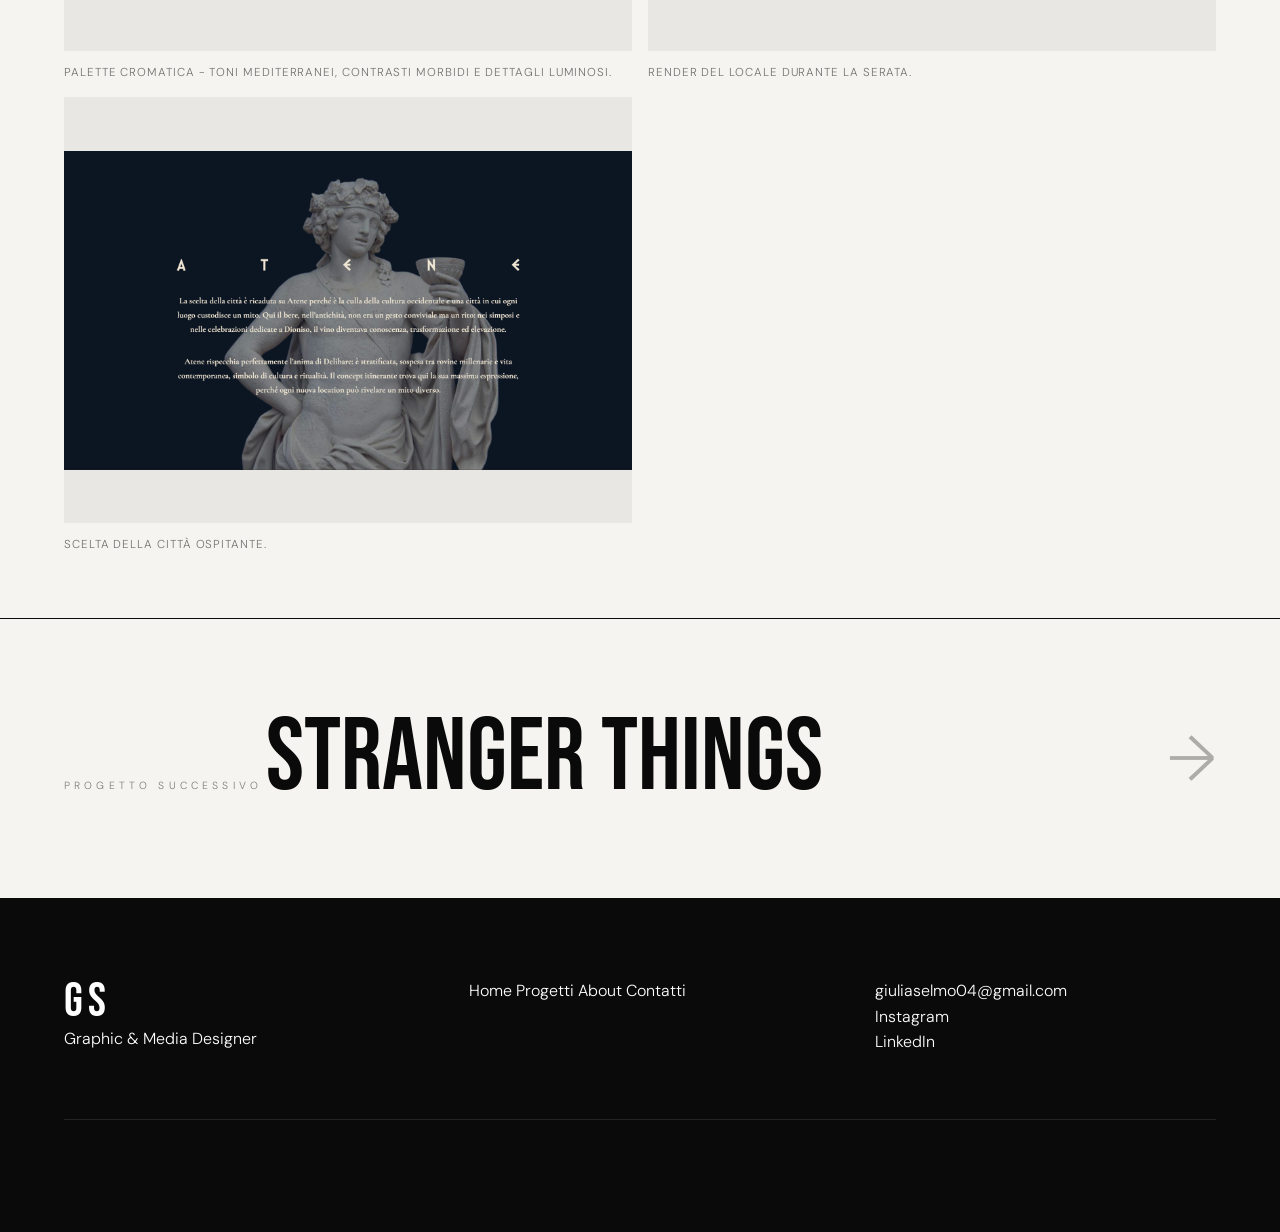
<file: project-delibare.html>
<!DOCTYPE html>
<html lang="it">
<head>
  <meta charset="UTF-8">
  <meta name="viewport" content="width=device-width, initial-scale=1.0">
  <title>Delibare — Brand Identity | Giulia Selmo</title>
  <link rel="stylesheet" href="style.css">
</head>
<body>
  <div class="cursor"></div>
  <div class="cursor-follower"></div>

  <nav>
    <a href="index.html" class="nav-logo">GS</a>
    <ul class="nav-links">
      <li><a href="index.html">Home</a></li>
      <li><a href="projects.html" class="active">Progetti</a></li>
      <li><a href="about.html">About</a></li>
      <li><a href="contact.html">Contatti</a></li>
    </ul>
    <button class="hamburger" aria-label="Menu">
      <span></span><span></span><span></span>
    </button>
  </nav>

  <div class="menu-overlay">
    <div class="menu-overlay-inner">
      <ul class="menu-overlay-links">
        <li><a href="index.html">Home</a></li>
        <li><a href="projects.html">Progetti</a></li>
        <li><a href="about.html">About</a></li>
        <li><a href="contact.html">Contatti</a></li>
      </ul>
      <p class="menu-overlay-sub">giuliaselmo04@gmail.com</p>
    </div>
  </div>

  <main class="simple-project">
    <section class="simple-project-hero">
      <img src="imag/delibare/delibare8.png" alt="Delibare" class="simple-project-cover">
      <div class="simple-project-heading">
        <a href="projects.html" class="simple-project-back">Progetti</a>
        <h1>Delibare</h1>
        <div class="simple-project-meta">
          <span>Brand Identity</span>
          <span>2024</span>
        </div>
      </div>
    </section>

    <section class="simple-project-intro">
      <h2>Un’identità visiva pensata per raccontare sapori, luoghi e storie.</h2>
      <div>
        <p>Delibare è un progetto di brand identity sviluppato per un bar itinerante che prende vita ad Atene. Ogni elemento visivo collega il brand a un immaginario mediterraneo, caldo e contemporaneo.</p>
        <p>Il sistema grafico lavora su tipografia, palette e applicazioni coordinate: logo, packaging, social e materiali fisici sono pensati per essere riconoscibili e facili da declinare.</p>
      </div>
    </section>

    <section class="simple-project-gallery" aria-label="Gallery Delibare">
      <div class="gallery-grid">
        <figure>
          <img src="imag/delibare/delibare1.png" alt="Delibare">
          <figcaption>Bevande servite - il bar ogni sera offre solamente tre bevende a tema</figcaption>
        </figure>
        <figure>
          <img src="imag/delibare/delibare2.png" alt="Delibare">
          <figcaption>Applicazione del sistema grafico del brend</figcaption>
        </figure>
        <figure>
          <img src="imag/delibare/delibare3.png" alt="Delibare">
          <figcaption>Applicazioni grafiche - elementi coordinati per comunicazione e materiali fisici.</figcaption>
        </figure>
        <figure>
          <img src="imag/delibare/delibare4.png" alt="Delibare">
          <figcaption>Mockup editoriale - composizione pulita, tipografia bold e ritmo visivo.</figcaption>
        </figure>
        <figure>
          <img src="imag/delibare/delibare5.png" alt="Delibare">
          <figcaption>Social identity - contenuti modulari pensati per mantenere coerenza online.</figcaption>
        </figure>
        <figure>
          <img src="imag/delibare/delibare6.png" alt="Delibare">
          <figcaption>Logo principale e varianti logo in base ai colori della palette.</figcaption>
        </figure>
        <figure>
          <img src="imag/delibare/delibare7.png" alt="Delibare">
          <figcaption>Palette cromatica - toni mediterranei, contrasti morbidi e dettagli luminosi.</figcaption>
        </figure>
        <figure>
          <img src="imag/delibare/delibare8.png" alt="Delibare">
          <figcaption>Render del locale durante la serata.</figcaption>
        </figure>
        <figure>
          <img src="imag/delibare/delibare9.png" alt="Delibare">
          <figcaption>Scelta della città ospitante.</figcaption>
        </figure>
      </div>
    </section>

    <a href="project-strangerthings.html" class="next-project simple-next-project">
      <span class="next-label">Progetto successivo</span>
      <span class="next-title">Stranger Things</span>
      <span class="next-arrow">→</span>
    </a>
  </main>

  <footer>
    <div class="footer-inner">
      <div>
        <a href="index.html" class="footer-logo">GS</a>
        <p class="footer-text">Graphic & Media Designer</p>
      </div>
      <div class="footer-links">
        <a href="index.html">Home</a>
        <a href="projects.html">Progetti</a>
        <a href="about.html">About</a>
        <a href="contact.html">Contatti</a>
      </div>
      <div class="footer-contact">
        <a href="mailto:giuliaselmo04@gmail.com">giuliaselmo04@gmail.com</a><br>
        <a href="#">Instagram</a><br>
        <a href="#">LinkedIn</a>
      </div>
    </div>
  </footer>

  <script src="script.js"></script>
</body>
</html>
</file>
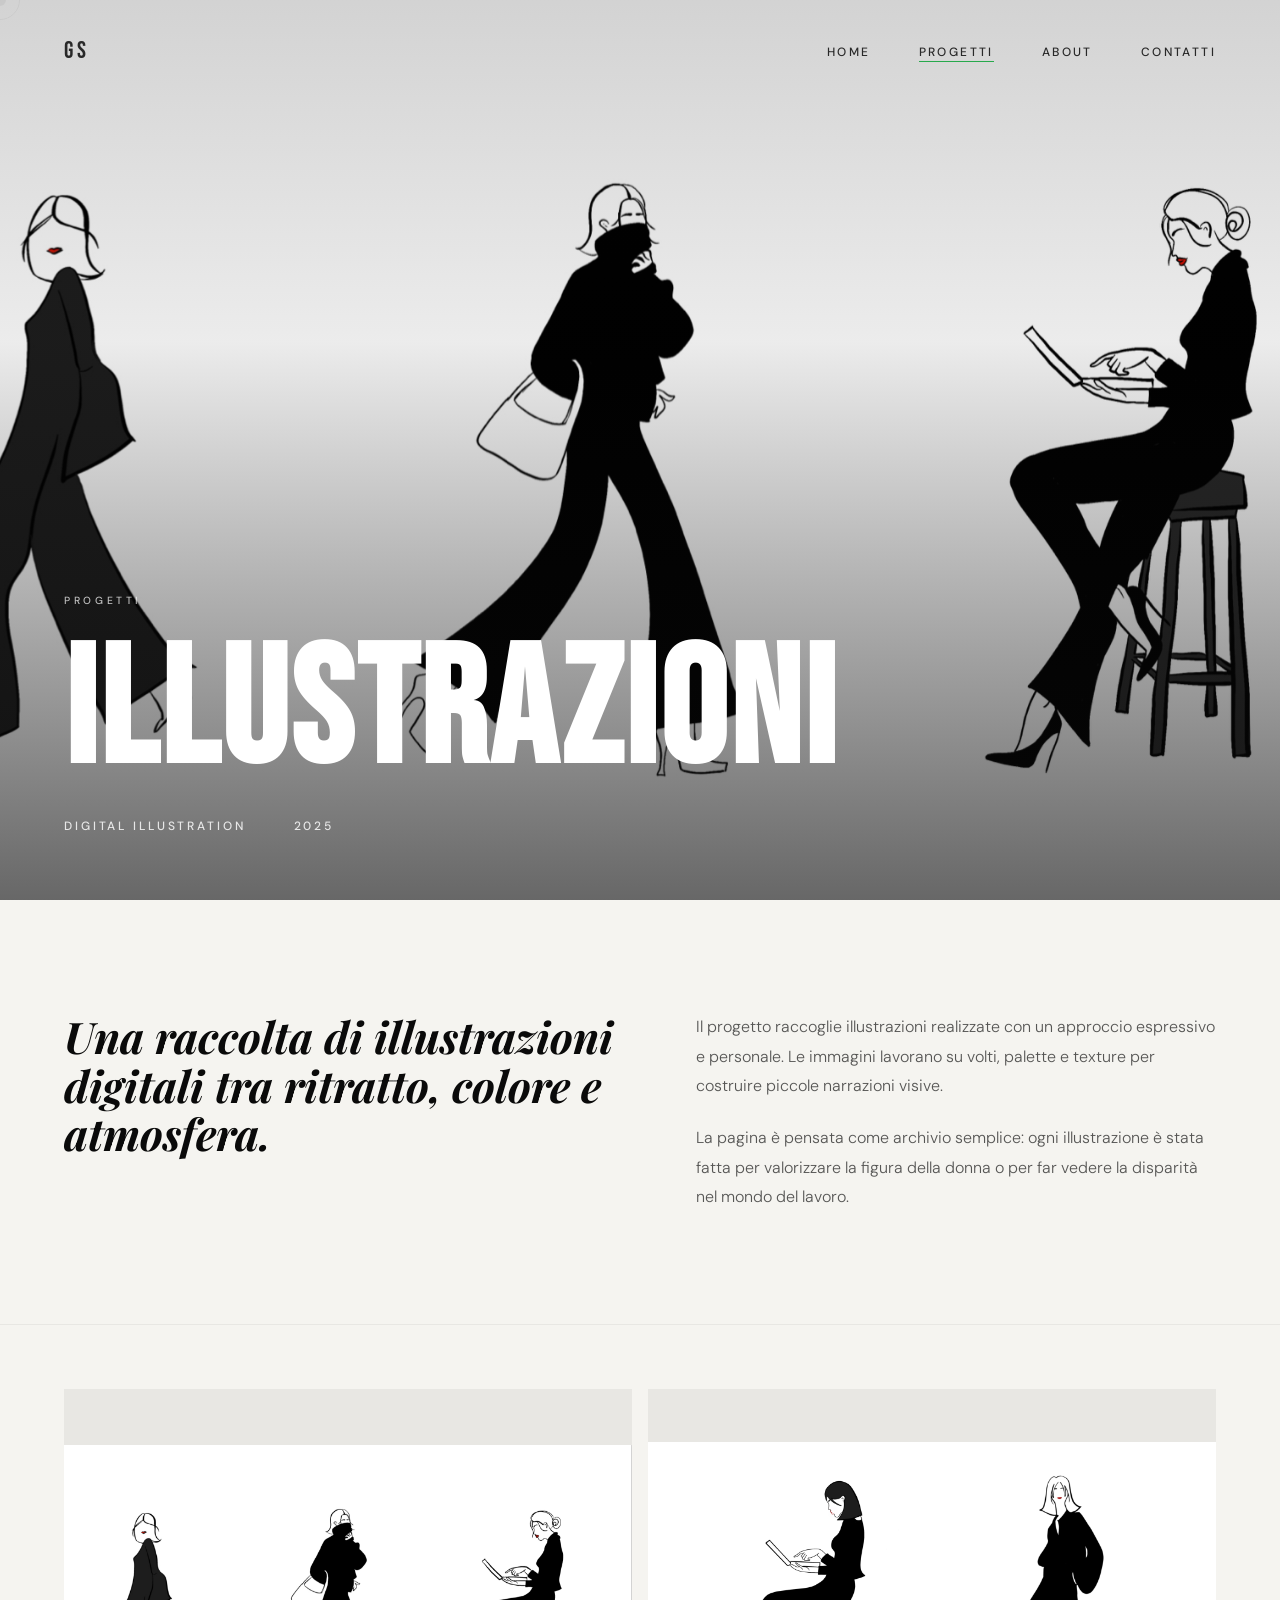
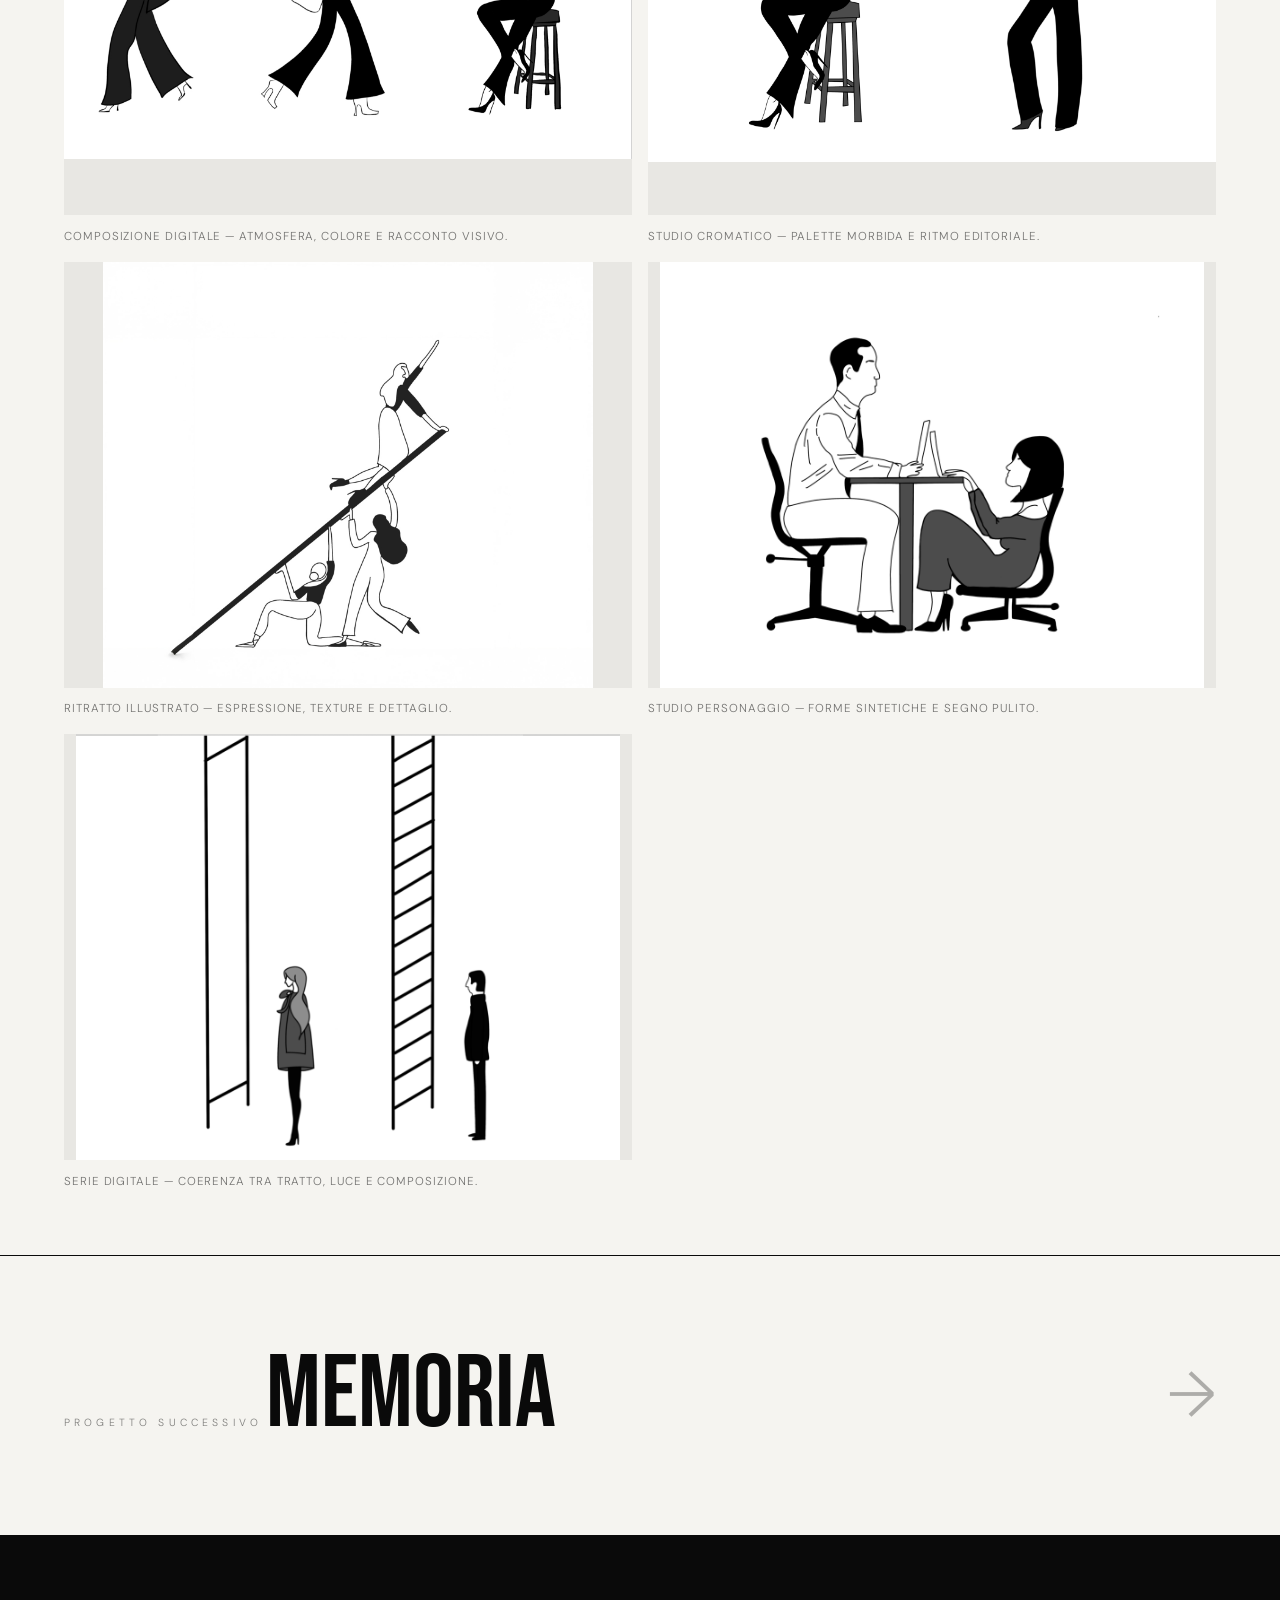
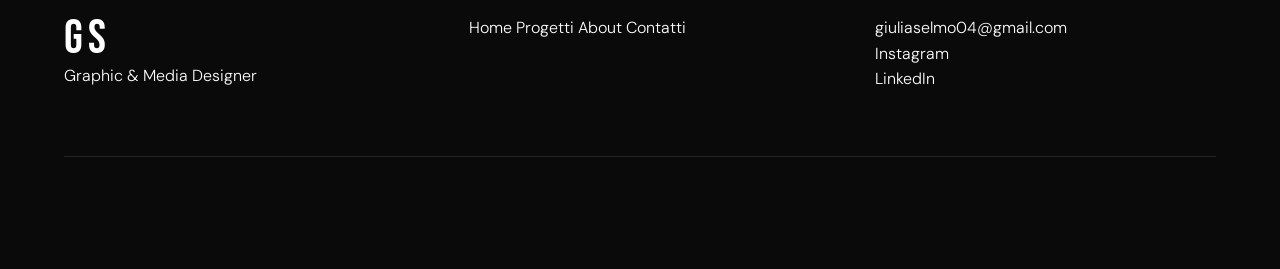
<file: project-illustrazioni.html>
<!DOCTYPE html>
<html lang="it">
<head>
  <meta charset="UTF-8">
  <meta name="viewport" content="width=device-width, initial-scale=1.0">
  <title>Illustrazioni Digitali | Giulia Selmo</title>
  <link rel="stylesheet" href="style.css">
</head>
<body>
  <div class="cursor"></div>
  <div class="cursor-follower"></div>

  <nav>
    <a href="index.html" class="nav-logo">GS</a>
    <ul class="nav-links">
      <li><a href="index.html">Home</a></li>
      <li><a href="projects.html" class="active">Progetti</a></li>
      <li><a href="about.html">About</a></li>
      <li><a href="contact.html">Contatti</a></li>
    </ul>
    <button class="hamburger" aria-label="Menu">
      <span></span><span></span><span></span>
    </button>
  </nav>

  <div class="menu-overlay">
    <div class="menu-overlay-inner">
      <ul class="menu-overlay-links">
        <li><a href="index.html">Home</a></li>
        <li><a href="projects.html">Progetti</a></li>
        <li><a href="about.html">About</a></li>
        <li><a href="contact.html">Contatti</a></li>
      </ul>
      <p class="menu-overlay-sub">giuliaselmo04@gmail.com</p>
    </div>
  </div>

  <main class="simple-project">
    <section class="simple-project-hero">
      <img src="imag/illustrazioni/illustrazione1.jpg" alt="Illustrazioni" class="simple-project-cover">
      <div class="simple-project-heading">
        <a href="projects.html" class="simple-project-back">Progetti</a>
        <h1>Illustrazioni</h1>
        <div class="simple-project-meta">
          <span>Digital Illustration</span>
          <span>2025</span>
        </div>
      </div>
    </section>

    <section class="simple-project-intro">
      <h2>Una raccolta di illustrazioni digitali tra ritratto, colore e atmosfera.</h2>
      <div>
        <p>Il progetto raccoglie illustrazioni realizzate con un approccio espressivo e personale. Le immagini lavorano su volti, palette e texture per costruire piccole narrazioni visive.</p>
        <p>La pagina è pensata come archivio semplice: ogni illustrazione è stata fatta per valorizzare la figura della donna o per far vedere la disparità nel mondo del lavoro.</p>
      </div>
    </section>

    <section class="simple-project-gallery" aria-label="Gallery Illustrazioni">
      <div class="gallery-grid">
        <figure>
          <img src="imag/illustrazioni/illustrazione1.jpg" alt="Illustrazioni">
          <figcaption>Composizione digitale — atmosfera, colore e racconto visivo.</figcaption>
        </figure>
        <figure>
          <img src="imag/illustrazioni/illustrazione2.jpg" alt="Illustrazioni">
          <figcaption>Studio cromatico — palette morbida e ritmo editoriale.</figcaption>
        </figure>
        <figure>
          <img src="imag/illustrazioni/illustrazione3.jpg" alt="Illustrazioni">
          <figcaption>Ritratto illustrato — espressione, texture e dettaglio.</figcaption>
        </figure>
        <figure>
          <img src="imag/illustrazioni/illustrazione4.jpg" alt="Illustrazioni">
          <figcaption>Studio personaggio — forme sintetiche e segno pulito.</figcaption>
        </figure>
        <figure>
          <img src="imag/illustrazioni/illustrazione5.jpg" alt="Illustrazioni">
          <figcaption>Serie digitale — coerenza tra tratto, luce e composizione.</figcaption>
        </figure>
      </div>
    </section>

    <a href="project-memoria.html" class="next-project simple-next-project">
      <span class="next-label">Progetto successivo</span>
      <span class="next-title">Memoria</span>
      <span class="next-arrow">→</span>
    </a>
  </main>

  <footer>
    <div class="footer-inner">
      <div>
        <a href="index.html" class="footer-logo">GS</a>
        <p class="footer-text">Graphic & Media Designer</p>
      </div>
      <div class="footer-links">
        <a href="index.html">Home</a>
        <a href="projects.html">Progetti</a>
        <a href="about.html">About</a>
        <a href="contact.html">Contatti</a>
      </div>
      <div class="footer-contact">
        <a href="mailto:giuliaselmo04@gmail.com">giuliaselmo04@gmail.com</a><br>
        <a href="#">Instagram</a><br>
        <a href="#">LinkedIn</a>
      </div>
    </div>
  </footer>

  <script src="script.js"></script>
</body>
</html>
</file>
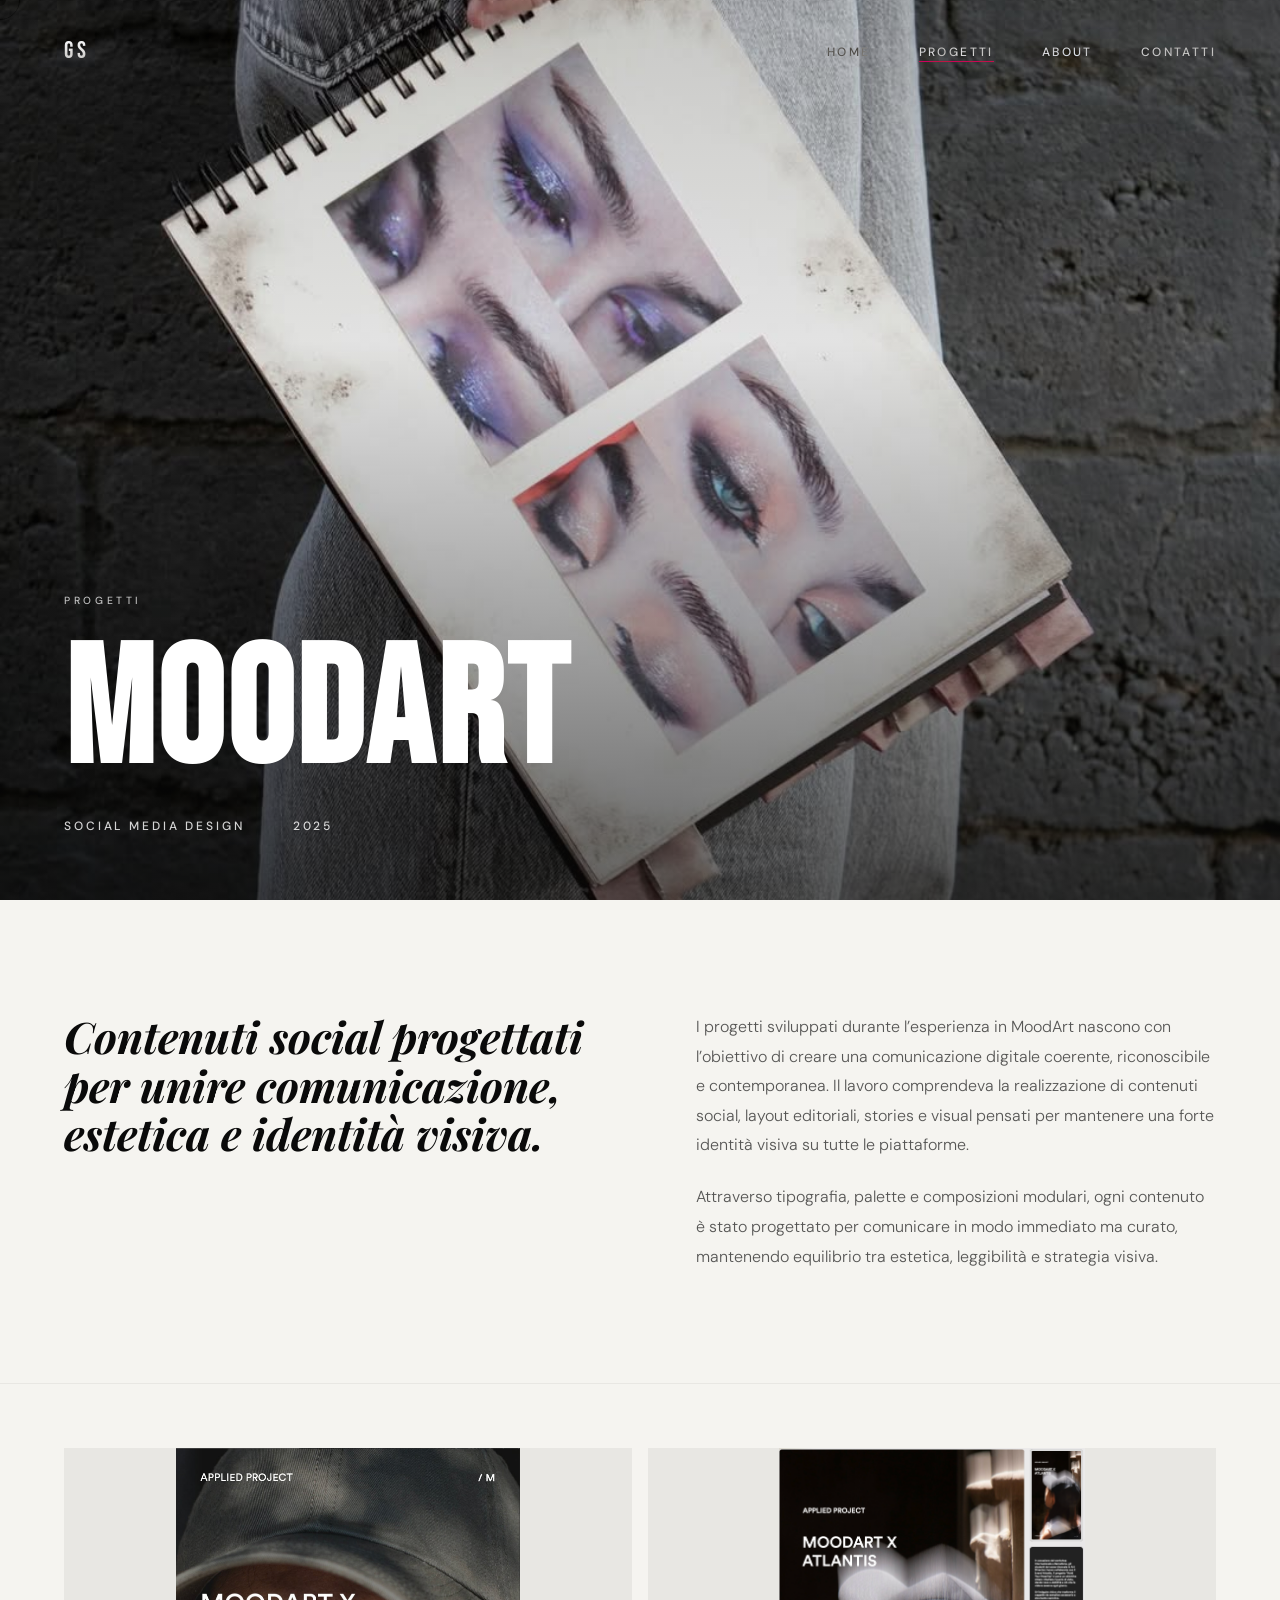
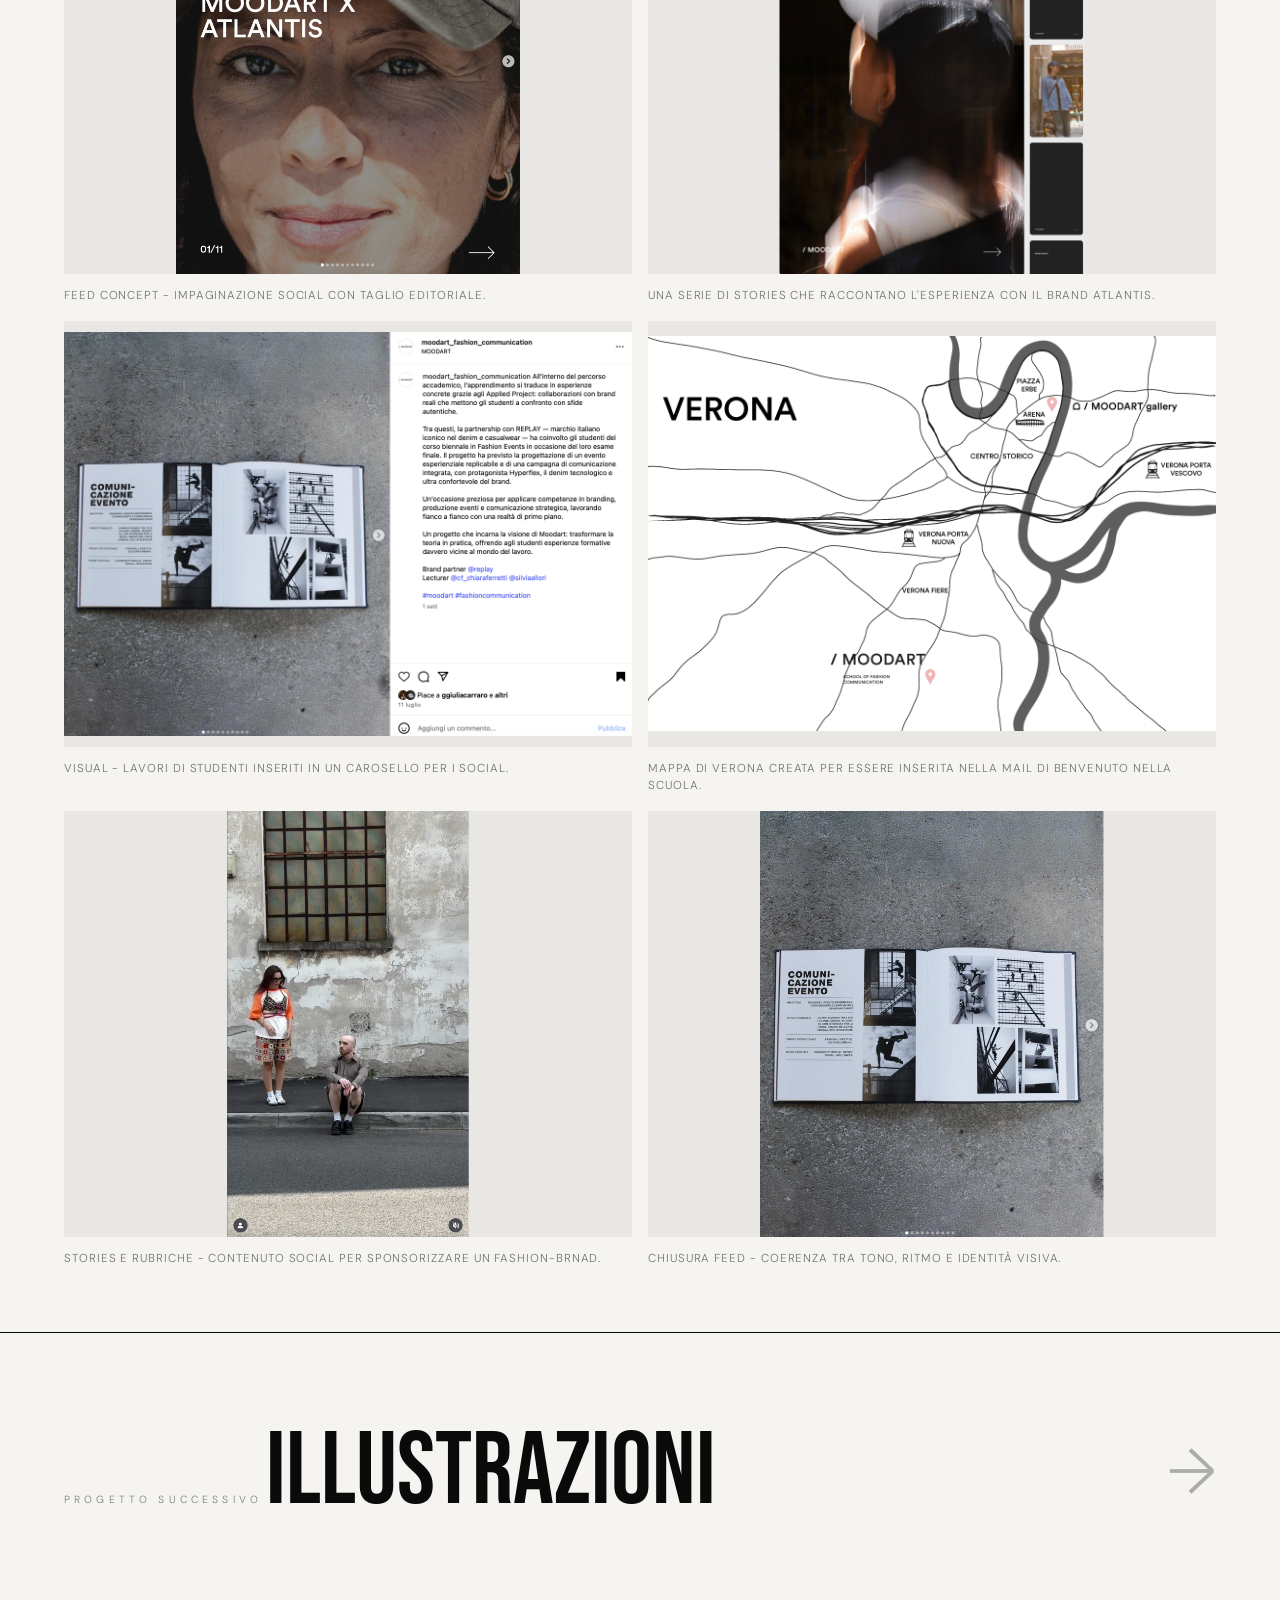
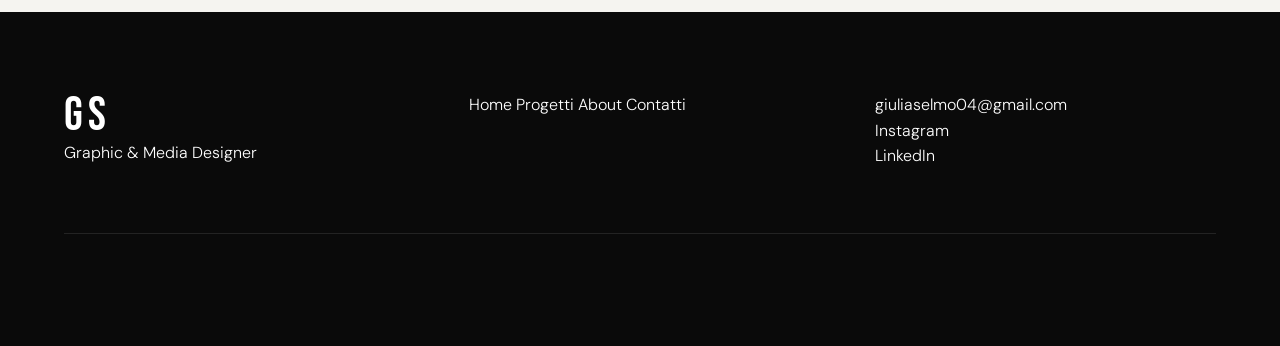
<file: project-moodart.html>
<!DOCTYPE html>
<html lang="it">
<head>
  <meta charset="UTF-8">
  <meta name="viewport" content="width=device-width, initial-scale=1.0">
  <title>MoodArt — Social Design | Giulia Selmo</title>
  <link rel="stylesheet" href="style.css">
</head>
<body>
  <div class="cursor"></div>
  <div class="cursor-follower"></div>

  <nav>
    <a href="index.html" class="nav-logo">GS</a>
    <ul class="nav-links">
      <li><a href="index.html">Home</a></li>
      <li><a href="projects.html" class="active">Progetti</a></li>
      <li><a href="about.html">About</a></li>
      <li><a href="contact.html">Contatti</a></li>
    </ul>
    <button class="hamburger" aria-label="Menu">
      <span></span><span></span><span></span>
    </button>
  </nav>

  <div class="menu-overlay">
    <div class="menu-overlay-inner">
      <ul class="menu-overlay-links">
        <li><a href="index.html">Home</a></li>
        <li><a href="projects.html">Progetti</a></li>
        <li><a href="about.html">About</a></li>
        <li><a href="contact.html">Contatti</a></li>
      </ul>
      <p class="menu-overlay-sub">giuliaselmo04@gmail.com</p>
    </div>
  </div>

  <main class="simple-project">
    <section class="simple-project-hero">
      <img src="imag/progetti moodart/video presentazione open day47.jpg" alt="MoodArt" class="simple-project-cover">
      <div class="simple-project-heading">
        <a href="projects.html" class="simple-project-back">Progetti</a>
        <h1>MoodArt</h1>
        <div class="simple-project-meta">
          <span>Social Media Design</span>
          <span>2025</span>
        </div>
      </div>
    </section>

    <section class="simple-project-intro">
      <h2>Contenuti social progettati per unire comunicazione, estetica e identità visiva.</h2>
      <div>
        <p>I progetti sviluppati durante l’esperienza in MoodArt nascono con l’obiettivo
    di creare una comunicazione digitale coerente, riconoscibile e contemporanea.
    Il lavoro comprendeva la realizzazione di contenuti social, layout editoriali,
    stories e visual pensati per mantenere una forte identità visiva su tutte le piattaforme.</p>
        <p>Attraverso tipografia, palette e composizioni modulari, ogni contenuto è stato progettato per comunicare in modo immediato ma curato, mantenendo equilibrio tra estetica, leggibilità e strategia visiva.</p>
      </div>
    </section>

    <section class="simple-project-gallery" aria-label="Gallery MoodArt">
      <div class="gallery-grid">
        <figure>
          <img src="imag/progetti moodart/progetti moodart11.jpg" alt="MoodArt">
          <figcaption>Feed concept - impaginazione social con taglio editoriale.</figcaption>
        </figure>
        <figure>
          <img src="imag/progetti moodart/progetti moodart10.jpg" alt="MoodArt">
          <figcaption>Una serie di stories che raccontano l'esperienza con il brand Atlantis.</figcaption>
        </figure>
        <figure>
          <img src="imag/progetti moodart/progetti moodart14.jpg" alt="MoodArt">
          <figcaption>Visual - lavori di studenti inseriti in un carosello per i social.</figcaption>
        </figure>
        <figure>
          <img src="imag/progetti moodart/progetti moodart15.jpg" alt="MoodArt">
          <figcaption>mappa di verona creata per essere inserita nella mail di benvenuto nella scuola.</figcaption>
        </figure>
        <figure>
          <img src="imag/progetti moodart/progetti moodart18.jpg" alt="MoodArt">
          <figcaption>Stories e rubriche - contenuto social per sponsorizzare un fashion-brnad.</figcaption>
        </figure>
        <figure>
          <img src="imag/progetti moodart/progetti moodart20.jpg" alt="MoodArt">
          <figcaption>Chiusura feed - coerenza tra tono, ritmo e identità visiva.</figcaption>
        </figure>
      </div>
    </section>

    <a href="project-illustrazioni.html" class="next-project simple-next-project">
      <span class="next-label">Progetto successivo</span>
      <span class="next-title">Illustrazioni</span>
      <span class="next-arrow">→</span>
    </a>
  </main>

  <footer>
    <div class="footer-inner">
      <div>
        <a href="index.html" class="footer-logo">GS</a>
        <p class="footer-text">Graphic & Media Designer</p>
      </div>
      <div class="footer-links">
        <a href="index.html">Home</a>
        <a href="projects.html">Progetti</a>
        <a href="about.html">About</a>
        <a href="contact.html">Contatti</a>
      </div>
      <div class="footer-contact">
        <a href="mailto:giuliaselmo04@gmail.com">giuliaselmo04@gmail.com</a><br>
        <a href="#">Instagram</a><br>
        <a href="#">LinkedIn</a>
      </div>
    </div>
  </footer>

  <script src="script.js"></script>
</body>
</html>
</file>
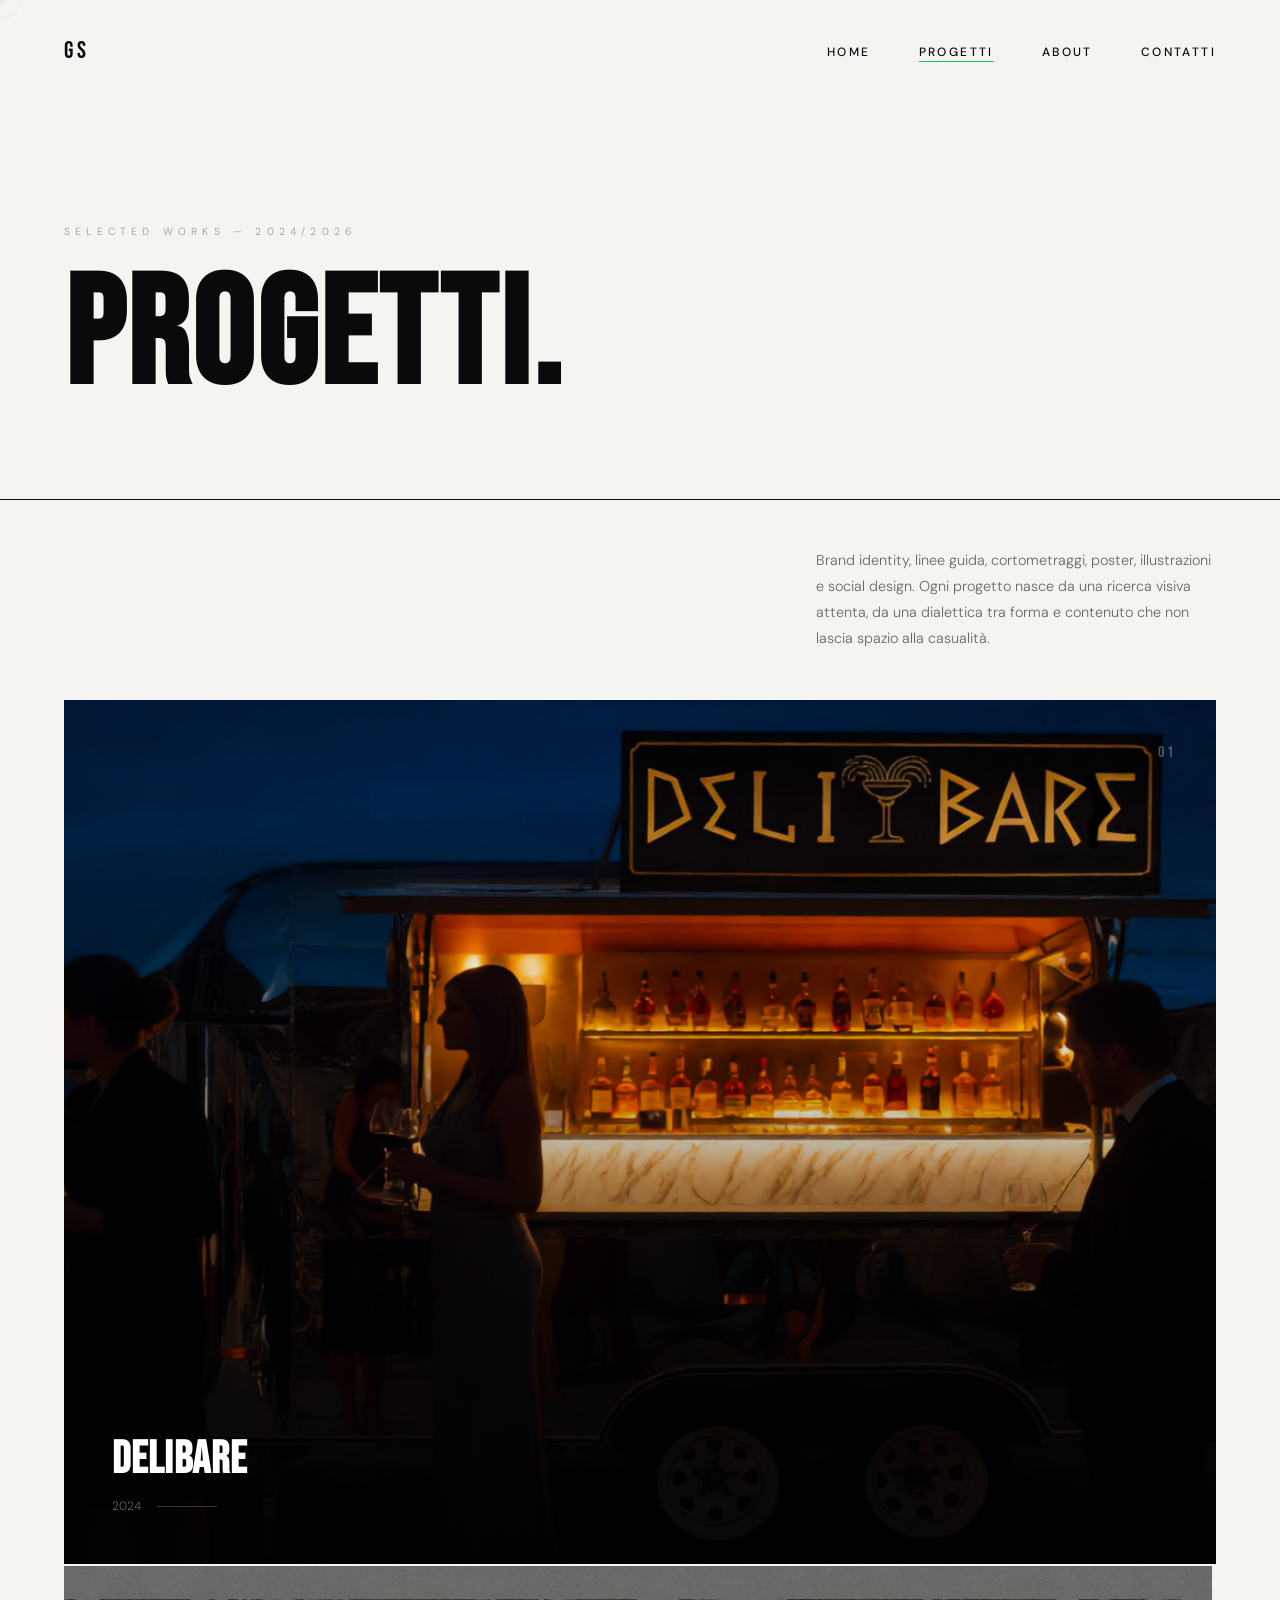
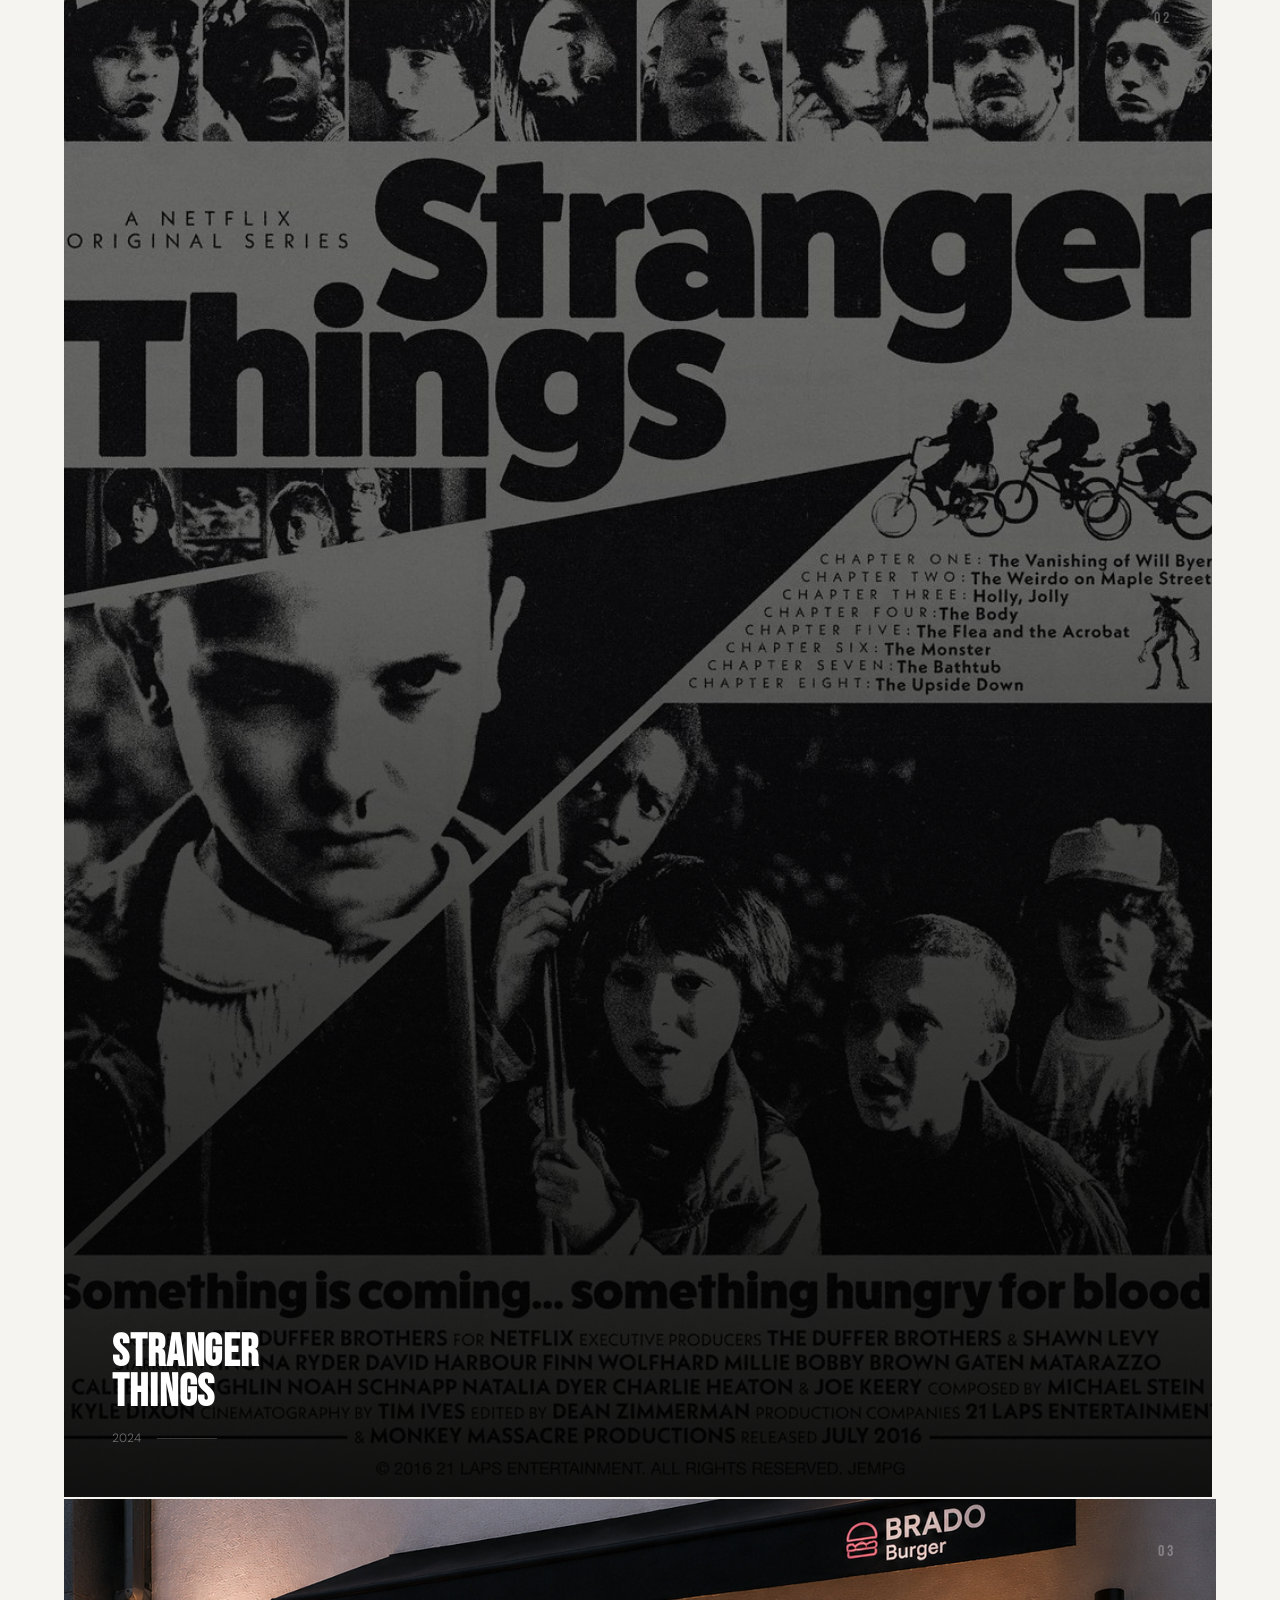
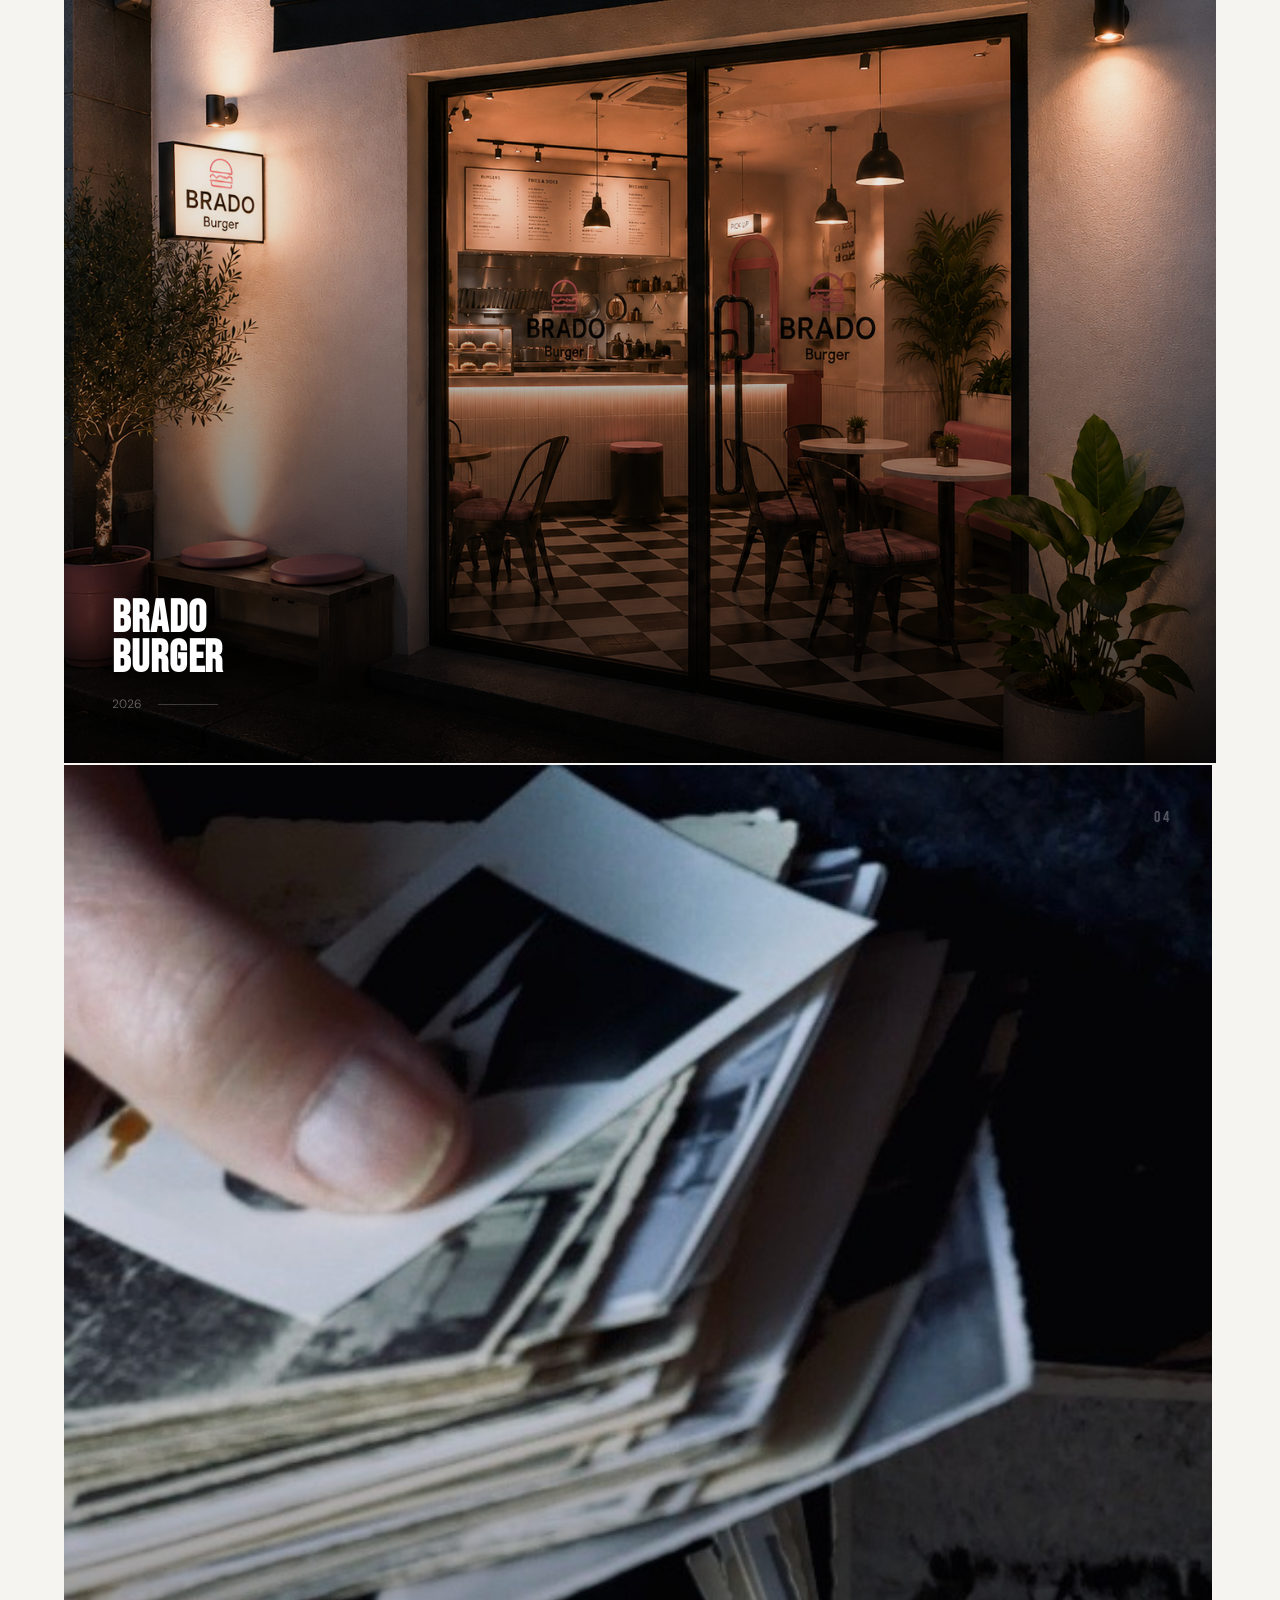
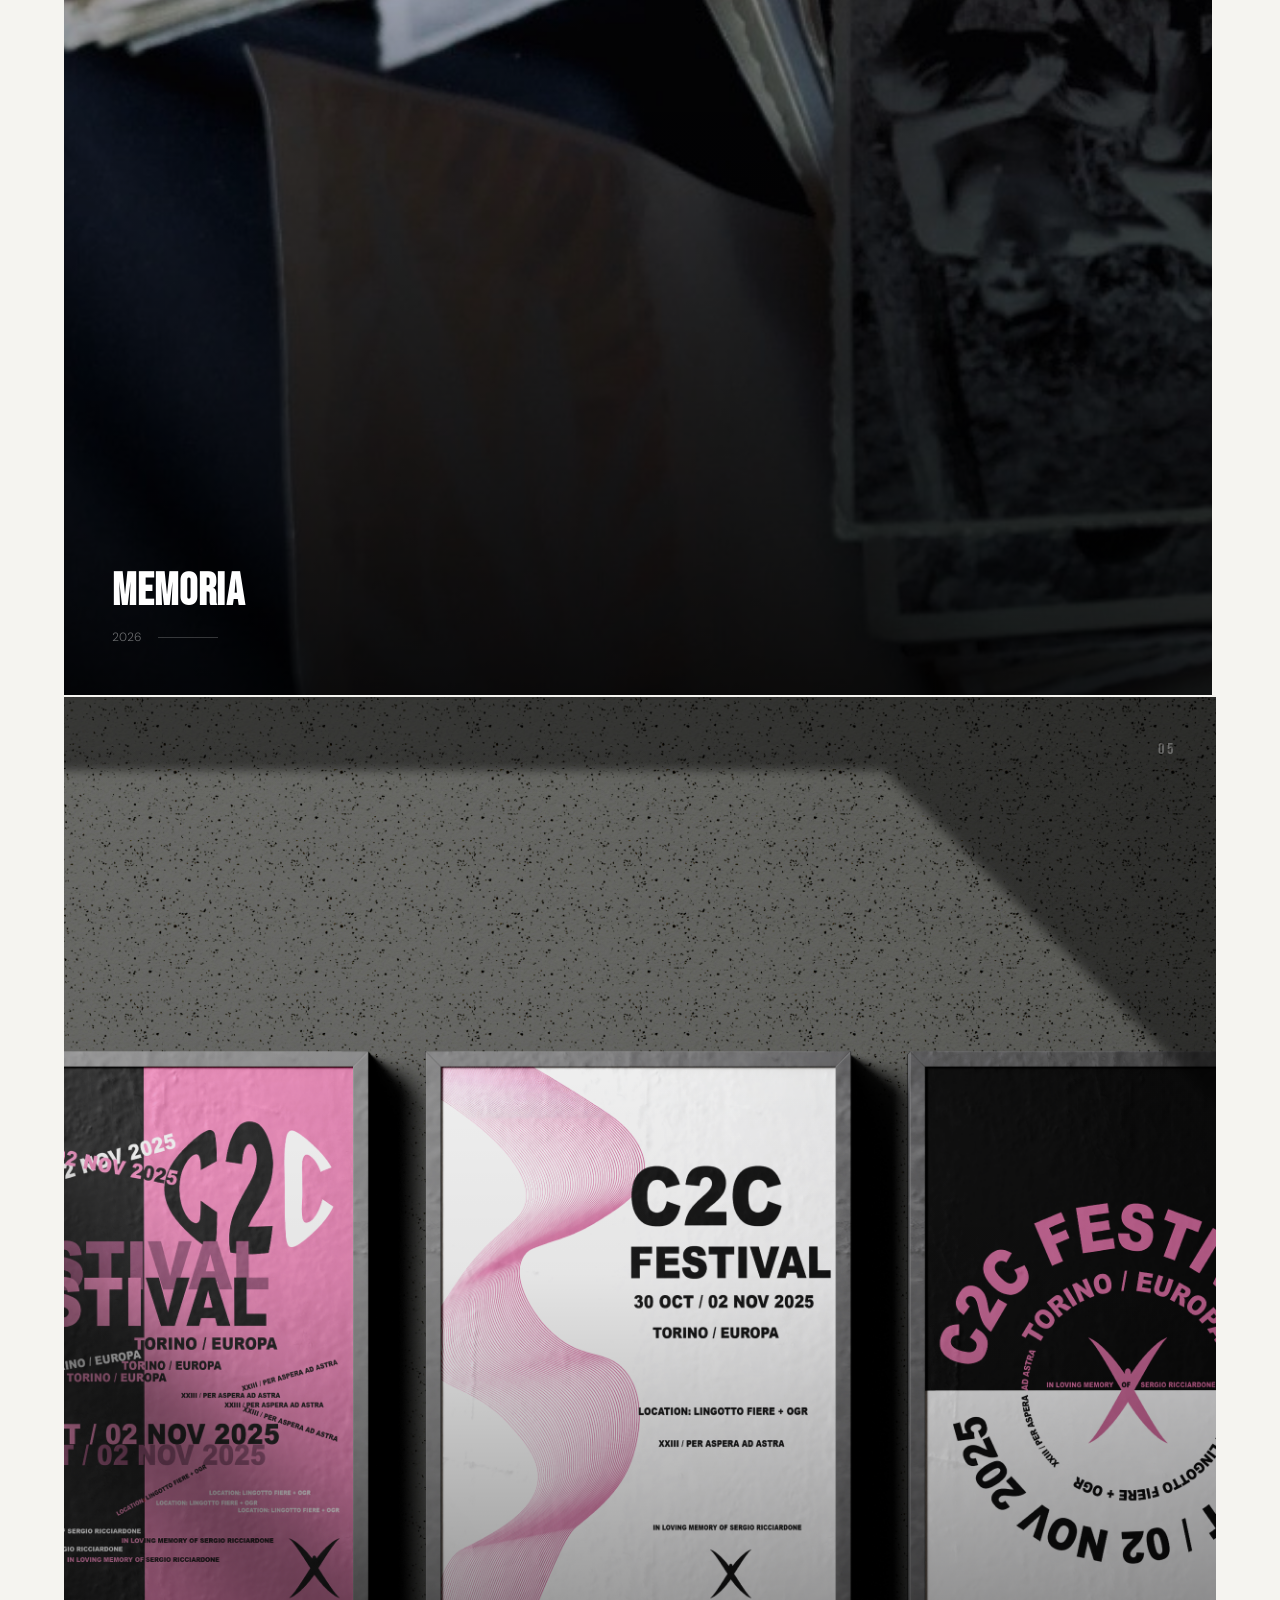
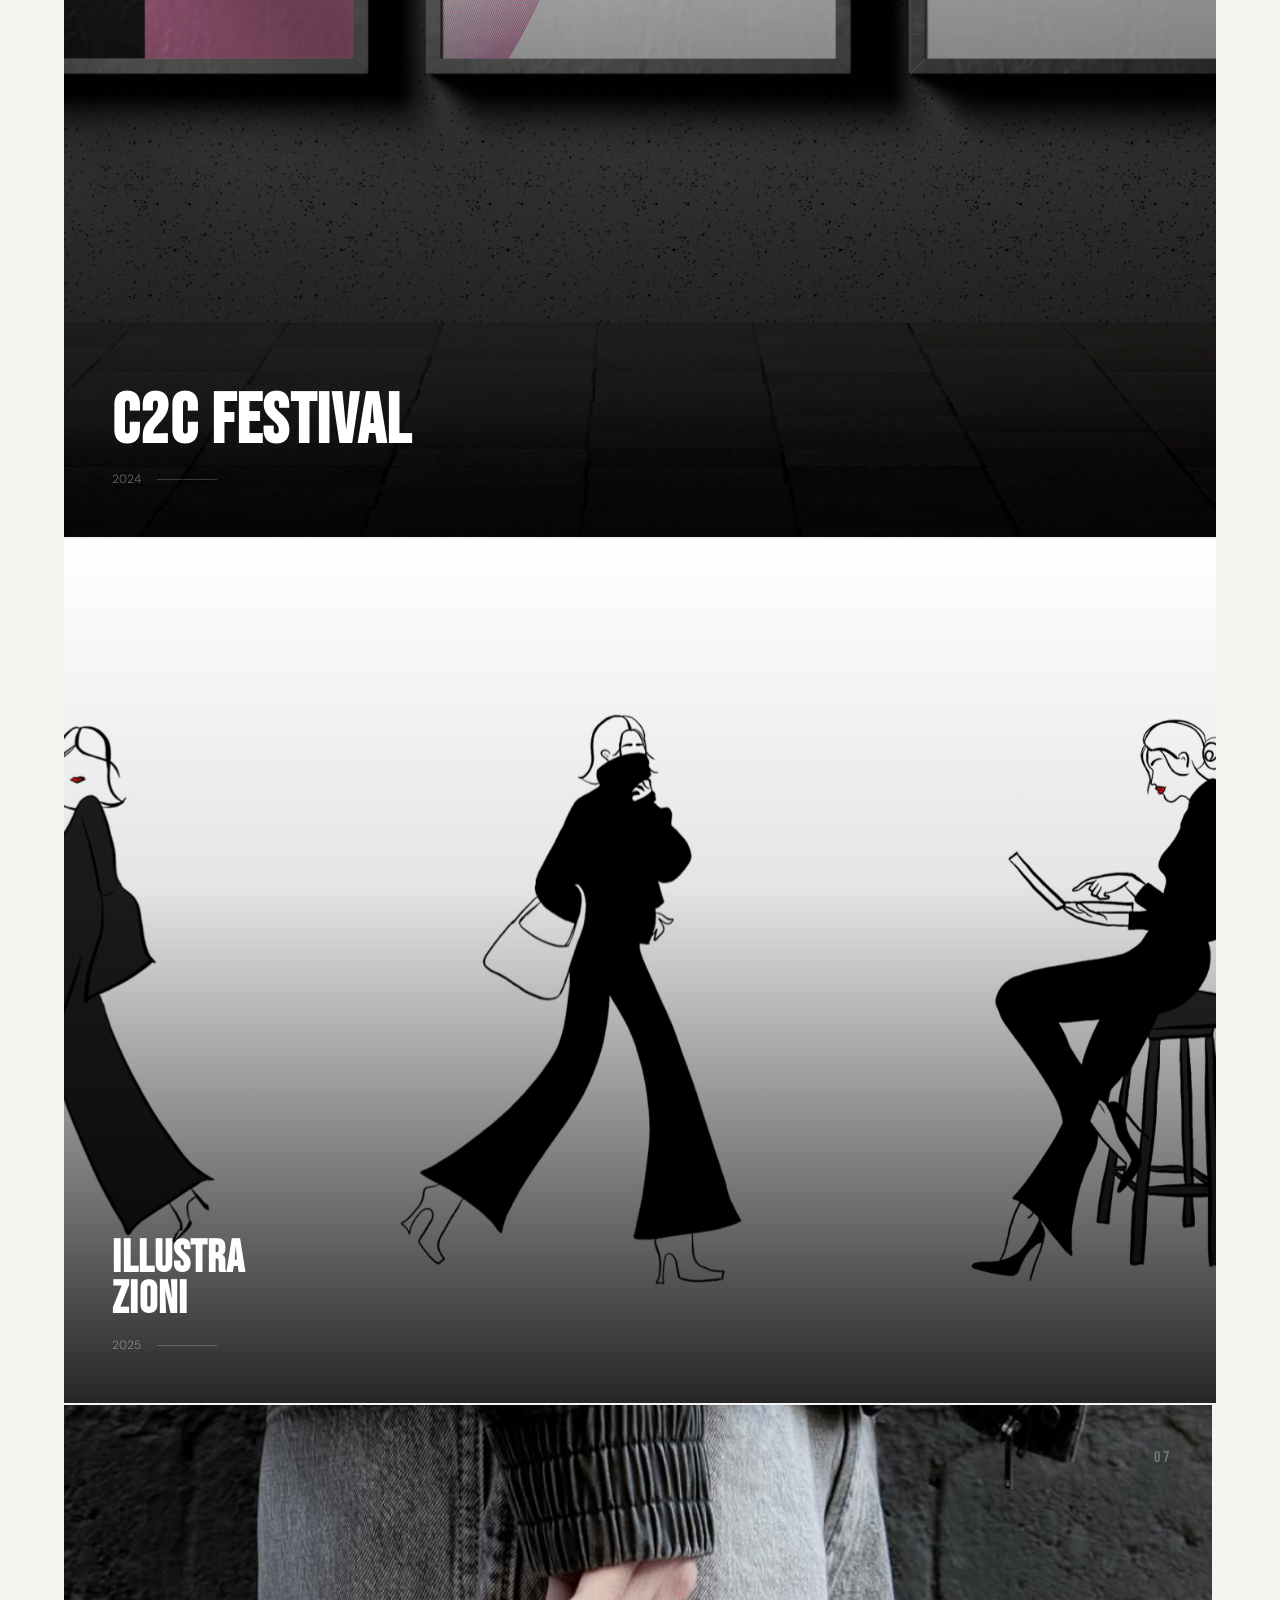
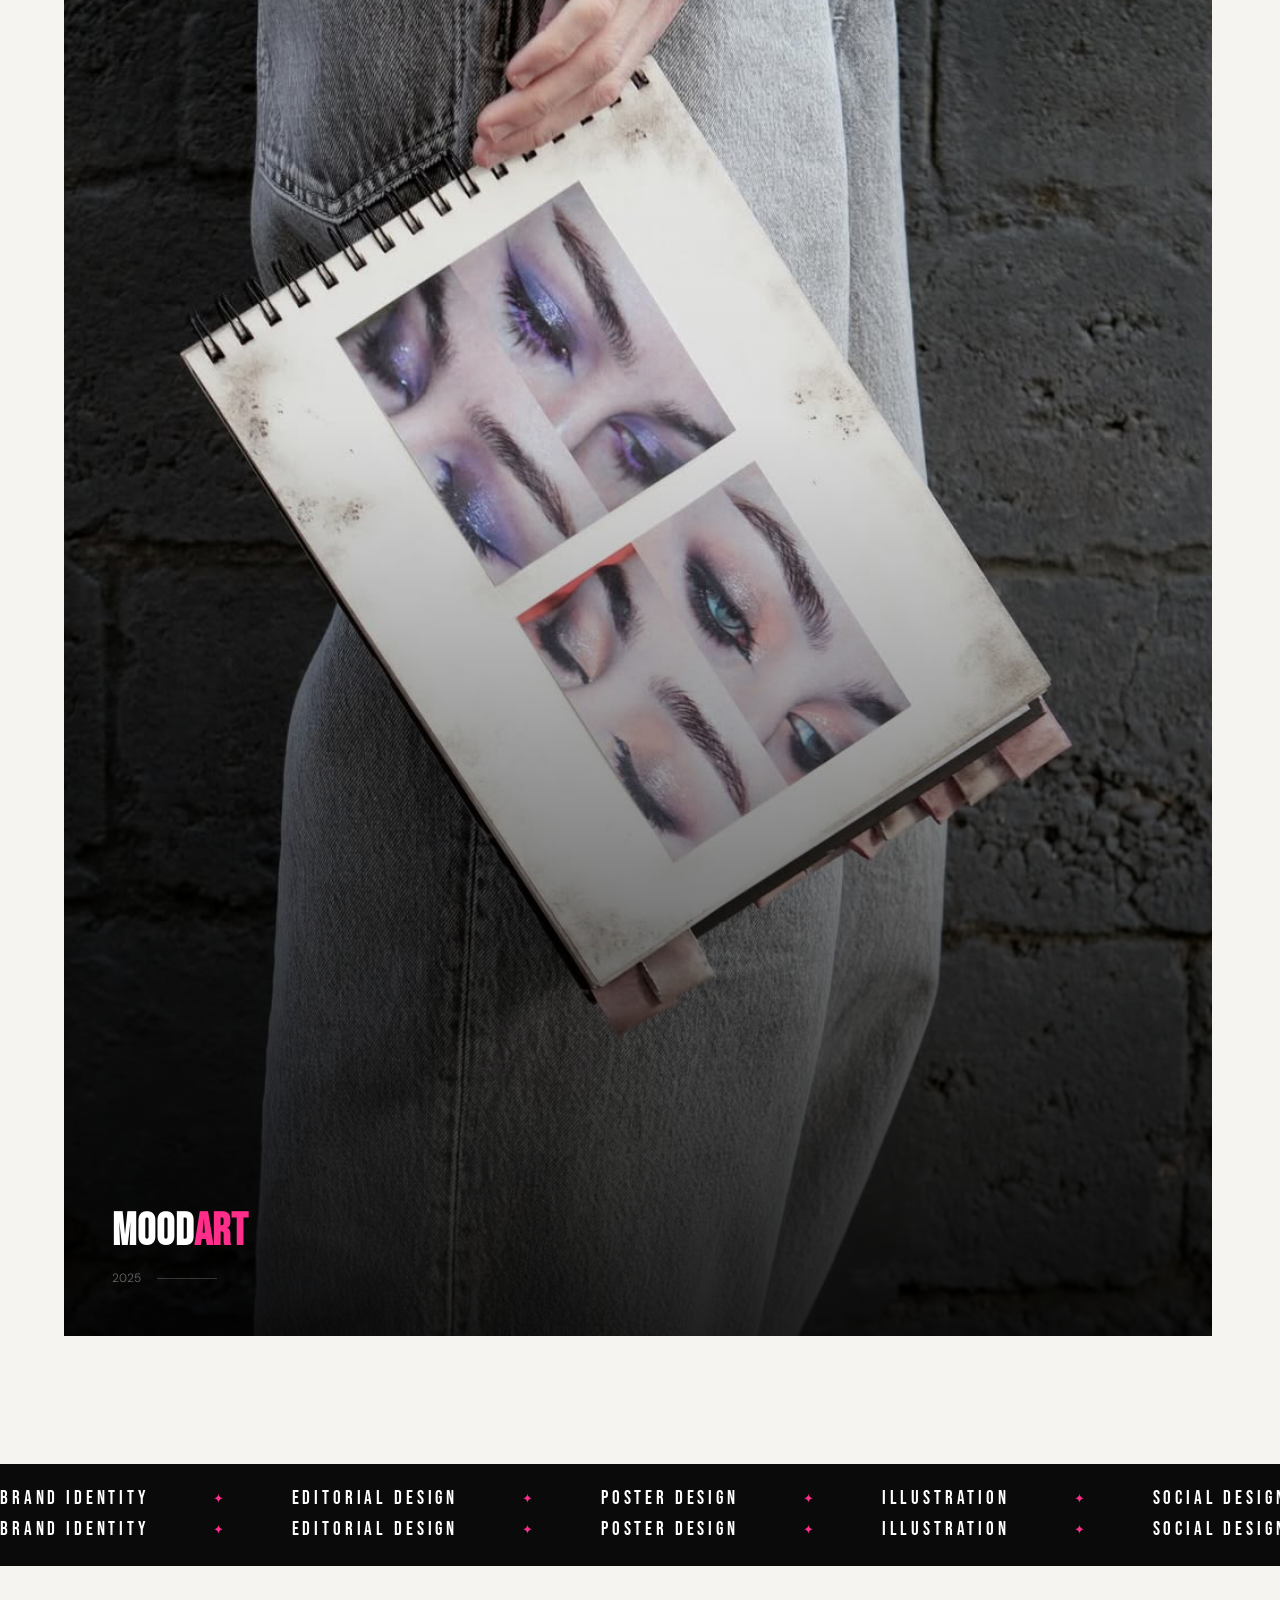
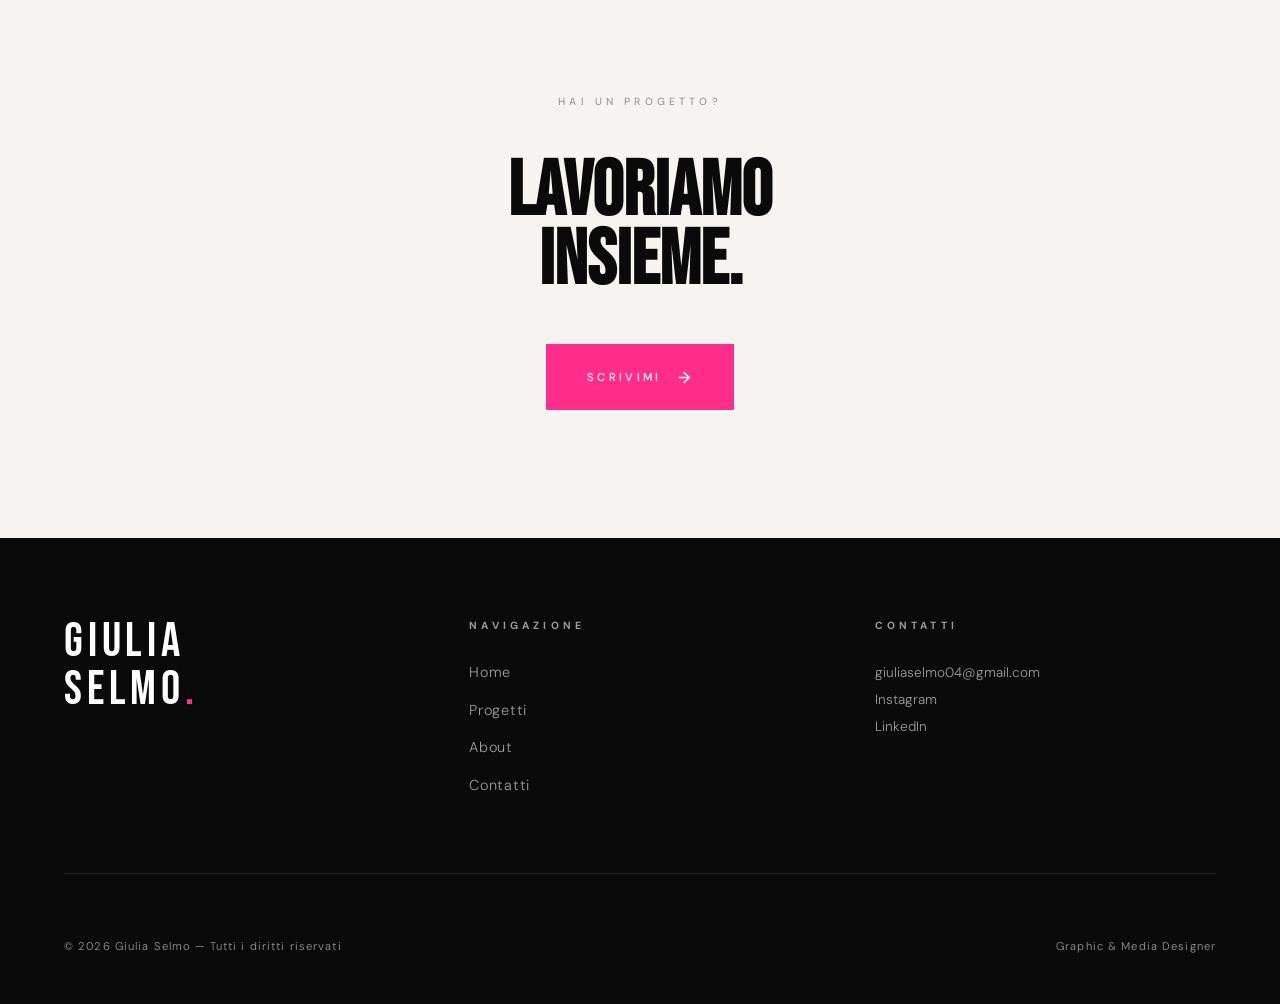
<file: projects.html>
<!DOCTYPE html>
<html lang="it">
<head>
  <meta charset="UTF-8">
  <meta name="viewport" content="width=device-width, initial-scale=1.0">
  <title>Progetti — Giulia Selmo</title>
  <link rel="stylesheet" href="style.css">
  <style>
    .pg-row { display:grid; gap:2px; }
    .pg-row-2a { grid-template-columns:1.4fr 1fr; }
    .pg-row-2b { grid-template-columns:1fr 1.4fr; }
    .pg-row-2c { grid-template-columns:1fr 1.6fr; }
    .pg-wrap { padding:0 4rem; display:flex; flex-direction:column; gap:2px; margin-bottom:8rem; }
    .proj-h-43  { aspect-ratio:4/3; }
    .proj-h-34  { aspect-ratio:3/4; }
    .proj-h-45  { aspect-ratio:4/5; }
    .proj-h-169 { aspect-ratio:16/9; }
    .proj-h-pan { aspect-ratio:21/8; min-height:260px; }
    @media(max-width:768px){
      .pg-row-2a,.pg-row-2b,.pg-row-2c { grid-template-columns:1fr; }
      .pg-wrap { padding:0 1.5rem; }
      .proj-h-43,.proj-h-34,.proj-h-45,.proj-h-169,.proj-h-pan { aspect-ratio:4/3; min-height:unset; }
    }
  </style>
</head>
<body>

  <div class="cursor"></div>
  <div class="cursor-follower"></div>
<nav>
    <a href="index.html" class="nav-logo">GS</a>
    <ul class="nav-links">
      <li><a href="index.html">Home</a></li>
      <li><a href="projects.html" class="active">Progetti</a></li>
      <li><a href="about.html">About</a></li>
      <li><a href="contact.html">Contatti</a></li>
    </ul>
    <button class="hamburger" aria-label="Menu">
      <span></span><span></span><span></span>
    </button>
  </nav>

  <div class="menu-overlay">
    <div class="menu-overlay-inner">
      <ul class="menu-overlay-links">
        <li><a href="index.html">Home</a></li>
        <li><a href="projects.html">Progetti</a></li>
        <li><a href="about.html">About</a></li>
        <li><a href="contact.html">Contatti</a></li>
      </ul>
      <p class="menu-overlay-sub">giuliaselmo@studio.com</p>
    </div>
  </div>

  <section class="page-hero">
    <p class="page-hero-label">Selected Works — 2024/2026</p>
    <h1 class="page-hero-title">PROGETTI.</h1>
  </section>

  <div class="projects-intro">
    <p>Brand identity, linee guida, cortometraggi, poster, illustrazioni e social design.
    Ogni progetto nasce da una ricerca visiva attenta, da una dialettica tra forma e contenuto
    che non lascia spazio alla casualità.</p>
  </div>

  <div class="pg-wrap">

    <!-- ROW 1 -->
    <div class="pg-row pg-row-2a">
      <a href="project-delibare.html" class="proj-item reveal proj-h-43">
        <div class="proj-item-bg"><img src="imag/delibare/delibare8.png" alt="Delibare"></div>
        <div class="proj-item-content">
          <span class="proj-num">01</span>
          <p class="proj-cat">Brand Identity</p>
          <h2 class="proj-title">DELIBARE</h2>
          <p class="proj-year">2024</p>
        </div>
        <div class="proj-arrow">→</div>
      </a>
      <a href="project-strangerthings.html" class="proj-item reveal proj-h-34" data-delay="100">
        <div class="proj-item-bg"><img src="imag/stranger thing/stranger_copertina.jpeg" alt="Stranger Things"></div>
        <div class="proj-item-content">
          <span class="proj-num">02</span>
          <p class="proj-cat">Linee Guida</p>
          <h2 class="proj-title">STRANGER<br>THINGS</h2>
          <p class="proj-year">2024</p>
        </div>
        <div class="proj-arrow">→</div>
      </a>
    </div>

    <!-- ROW 2 -->
    <div class="pg-row pg-row-2b">
      <a href="project-brado.html" class="proj-item reveal proj-h-45">
        <div class="proj-item-bg"><img src="imag/brado/esterno.jpg" alt="Brado Burger"></div>
        <div class="proj-item-content">
          <span class="proj-num">03</span>
          <p class="proj-cat">Brand Identity</p>
          <h2 class="proj-title">BRADO<br>BURGER</h2>
          <p class="proj-year">2026</p>
        </div>
        <div class="proj-arrow">→</div>
      </a>
      <a href="project-memoria.html" class="proj-item reveal proj-h-169" data-delay="100">
        <div class="proj-item-bg"><img src="imag/memoria/copertina_memoria.jpg" alt="Memoria"></div>
        <div class="proj-item-content">
          <span class="proj-num">04</span>
          <p class="proj-cat">Cortometraggio</p>
          <h2 class="proj-title">MEMORIA</h2>
          <p class="proj-year">2026</p>
        </div>
        <div class="proj-arrow">→</div>
      </a>
    </div>

    <!-- ROW 3: C2C full width -->
    <a href="project-c2c.html" class="proj-item reveal proj-h-pan">
      <div class="proj-item-bg"><img src="imag/locandine/3 poster.jpg" alt="C2C Festival"></div>
      <div class="proj-item-content">
        <span class="proj-num">05</span>
        <p class="proj-cat">Poster Design</p>
        <h2 class="proj-title" style="font-size:clamp(2.8rem,5.5vw,7rem);">C2C FESTIVAL</h2>
        <p class="proj-year">2024</p>
      </div>
      <div class="proj-arrow">→</div>
    </a>

    <!-- ROW 4 -->
    <div class="pg-row pg-row-2c">
      <a href="project-illustrazioni.html" class="proj-item reveal proj-h-34">
        <div class="proj-item-bg"><img src="imag/illustrazioni/illustrazione1.jpg" alt="Illustrazioni"></div>
        <div class="proj-item-content">
          <span class="proj-num">06</span>
          <p class="proj-cat" style="color:var(--pink);">Digital Illustration</p>
          <h2 class="proj-title" >ILLUSTRA<br>ZIONI</h2>
          <p class="proj-year" >2025</p>
        </div>
        <div class="proj-arrow" >→</div>
      </a>
      <a href="project-moodart.html" class="proj-item reveal proj-h-43" data-delay="100">
        <div class="proj-item-bg"><img src="imag/progetti moodart/video presentazione open day47.jpg" alt="MoodArt"></div>
        <div class="proj-item-content">
          <span class="proj-num">07</span>
          <p class="proj-cat">Social Media Design</p>
          <h2 class="proj-title">MOOD<span style="color:var(--pink);">ART</span></h2>
          <p class="proj-year">2025</p>
        </div>
        <div class="proj-arrow">→</div>
      </a>
    </div>

  </div>

  <div class="marquee-wrap">
    <div class="marquee-track">
      <span class="marquee-item">Brand Identity</span>
      <span class="marquee-item">Editorial Design</span>
      <span class="marquee-item">Poster Design</span>
      <span class="marquee-item">Illustration</span>
      <span class="marquee-item">Social Design</span>
      <span class="marquee-item">Motion Graphics</span>
      <span class="marquee-item">Art Direction</span>
    </div>
  </div>

  <section style="padding:8rem 4rem;display:flex;flex-direction:column;align-items:center;text-align:center;gap:3rem;">
    <p class="section-label reveal">Hai un progetto?</p>
    <h2 style="font-family:var(--font-display);font-size:clamp(3rem,6vw,8rem);line-height:0.9;" class="reveal" data-delay="100">LAVORIAMO<br>INSIEME.</h2>
    <a href="contact.html" class="btn btn-pink btn-arrow reveal" data-delay="200">Scrivimi</a>
  </section>

  <footer>
    <div class="footer-inner">
      <div><div class="footer-logo">GIULIA<br>SELMO<span>.</span></div></div>
      <div class="footer-nav">
        <h4>Navigazione</h4>
        <ul>
          <li><a href="index.html">Home</a></li>
          <li><a href="projects.html">Progetti</a></li>
          <li><a href="about.html">About</a></li>
          <li><a href="contact.html">Contatti</a></li>
        </ul>
      </div>
      <div class="footer-contact">
        <h4>Contatti</h4>
        <p>
          <a href="mailto:giuliaselmo@studio.com">giuliaselmo04@gmail.com</a><br>
          <a href="#">Instagram</a><br>
          <a href="#">LinkedIn</a>
        </p>
      </div>
    </div>
    <div class="footer-bottom">
      <p>© 2026 Giulia Selmo — Tutti i diritti riservati</p>
      <p>Graphic &amp; Media Designer</p>
    </div>
  </footer>

  <script src="script.js"></script>
</body>
</html>
</file>
<file: style.css>
/* =============================================
   GIULIA SELMO — PORTFOLIO
   Editorial / Fashion Design Aesthetic
   ============================================= */

@import url('https://fonts.googleapis.com/css2?family=Playfair+Display:ital,wght@0,400;0,700;0,900;1,400;1,700&family=Bebas+Neue&family=DM+Sans:ital,wght@0,300;0,400;0,500;1,300&display=swap');

/* ─── RESET & BASE ─── */
*, *::before, *::after { margin: 0; padding: 0; box-sizing: border-box; }

:root {
  --bg: #f5f4f0;
  --ink: #0a0a0a;
  --pink: #ff2e8b;
  --white: #ffffff;
  --gray: #9a9a9a;
  --light: #e8e7e3;
  --font-display: 'Bebas Neue', sans-serif;
  --font-serif: 'Playfair Display', Georgia, serif;
  --font-body: 'DM Sans', sans-serif;
  --ease: cubic-bezier(0.25, 0.46, 0.45, 0.94);
  --ease-out: cubic-bezier(0.16, 1, 0.3, 1);
}

html { scroll-behavior: smooth; font-size: 16px; }

body {
  background: var(--bg);
  color: var(--ink);
  font-family: var(--font-body);
  font-weight: 300;
  line-height: 1.6;
  overflow-x: hidden;
  cursor: none;
}

::selection { background: var(--pink); color: var(--white); }

img { display: block; width: 100%; height: 100%; object-fit: cover; }

a { color: inherit; text-decoration: none; }

/* ─── CUSTOM CURSOR ─── */
.cursor {
  position: fixed;
  width: 12px; height: 12px;
  background: var(--ink);
  border-radius: 50%;
  pointer-events: none;
  z-index: 9999;
  transform: translate(-50%, -50%);
  transition: width 0.3s var(--ease), height 0.3s var(--ease), background 0.3s;
  mix-blend-mode: difference;
}

.cursor-follower {
  position: fixed;
  width: 40px; height: 40px;
  border: 1px solid var(--ink);
  border-radius: 50%;
  pointer-events: none;
  z-index: 9998;
  transform: translate(-50%, -50%);
  transition: 0.15s var(--ease);
  mix-blend-mode: difference;
}

body:has(a:hover) .cursor,
body:has(button:hover) .cursor { width: 60px; height: 60px; background: var(--pink); }

/* ─── PAGE LOADER ─── */
.loader {
  position: fixed; inset: 0;
  background: var(--ink);
  z-index: 10000;
  display: flex; align-items: center; justify-content: center;
  flex-direction: column;
  transition: opacity 0.8s var(--ease), visibility 0.8s;
}

.loader.hidden { opacity: 0; visibility: hidden; pointer-events: none; }

.loader-name {
  font-family: var(--font-display);
  font-size: clamp(3rem, 10vw, 9rem);
  color: var(--white);
  letter-spacing: 0.1em;
  overflow: hidden;
}

.loader-name span {
  display: inline-block;
  transform: translateY(100%);
  animation: loaderReveal 0.9s var(--ease-out) forwards;
}

.loader-name span:nth-child(2) { animation-delay: 0.08s; }
.loader-name span:nth-child(3) { animation-delay: 0.16s; }
.loader-name span:nth-child(4) { animation-delay: 0.24s; }
.loader-name span:nth-child(5) { animation-delay: 0.32s; }
.loader-name span:nth-child(6) { animation-delay: 0.4s; }

.loader-line {
  width: 0; height: 1px;
  background: var(--pink);
  margin-top: 2rem;
  animation: loaderLine 1s var(--ease-out) 0.6s forwards;
}

@keyframes loaderReveal { to { transform: translateY(0); } }
@keyframes loaderLine { to { width: 200px; } }

/* ─── NAVIGATION ─── */
nav {
  position: fixed; top: 0; left: 0; right: 0;
  z-index: 1000;
  display: flex; align-items: center; justify-content: space-between;
  padding: 2rem 4rem;
  mix-blend-mode: difference;
}

.nav-logo {
  font-family: var(--font-display);
  font-size: 1.5rem;
  color: var(--white);
  letter-spacing: 0.15em;
}

.nav-links {
  display: flex; gap: 3rem; list-style: none;
}

.nav-links a {
  font-family: var(--font-body);
  font-size: 0.75rem;
  font-weight: 500;
  letter-spacing: 0.2em;
  text-transform: uppercase;
  color: var(--white);
  position: relative;
  padding-bottom: 2px;
}

.nav-links a::after {
  content: '';
  position: absolute; bottom: 0; left: 0;
  width: 0; height: 1px;
  background: var(--pink);
  transition: width 0.4s var(--ease);
}

.nav-links a:hover::after,
.nav-links a.active::after { width: 100%; }

/* Hamburger */
.hamburger {
  display: none;
  flex-direction: column; gap: 6px;
  cursor: none; background: none; border: none; padding: 4px;
}

.hamburger span {
  display: block; width: 28px; height: 1px;
  background: var(--white);
  transition: transform 0.4s var(--ease), opacity 0.4s;
}

.hamburger.open span:nth-child(1) { transform: translateY(7px) rotate(45deg); }
.hamburger.open span:nth-child(2) { opacity: 0; }
.hamburger.open span:nth-child(3) { transform: translateY(-7px) rotate(-45deg); }

/* Fullscreen menu overlay */
.menu-overlay {
  position: fixed; inset: 0;
  background: var(--ink);
  z-index: 900;
  display: flex; align-items: center; justify-content: center;
  opacity: 0; visibility: hidden;
  transition: opacity 0.5s var(--ease), visibility 0.5s;
}

.menu-overlay.open { opacity: 1; visibility: visible; }

.menu-overlay-inner {
  text-align: center;
}

.menu-overlay-links {
  list-style: none;
  display: flex; flex-direction: column; gap: 0.5rem;
}

.menu-overlay-links li {
  overflow: hidden;
}

.menu-overlay-links a {
  font-family: var(--font-display);
  font-size: clamp(4rem, 10vw, 8rem);
  color: var(--white);
  letter-spacing: 0.05em;
  display: inline-block;
  transform: translateY(100%);
  transition: transform 0.6s var(--ease-out), color 0.3s;
}

.menu-overlay.open .menu-overlay-links a {
  transform: translateY(0);
  transition: transform 0.6s var(--ease-out), color 0.3s;
}

.menu-overlay-links li:nth-child(1) a { transition-delay: 0.05s; }
.menu-overlay-links li:nth-child(2) a { transition-delay: 0.1s; }
.menu-overlay-links li:nth-child(3) a { transition-delay: 0.15s; }
.menu-overlay-links li:nth-child(4) a { transition-delay: 0.2s; }
.menu-overlay-links a:hover { color: var(--pink); }

.menu-overlay-sub {
  margin-top: 3rem;
  font-size: 0.75rem;
  letter-spacing: 0.3em;
  text-transform: uppercase;
  color: var(--gray);
}

/* ─── SCROLL REVEAL ─── */
.reveal {
  opacity: 0;
  transform: translateY(40px);
  transition: opacity 0.9s var(--ease-out), transform 0.9s var(--ease-out);
}

.reveal.visible {
  opacity: 1;
  transform: translateY(0);
}

.reveal-left {
  opacity: 0;
  transform: translateX(-40px);
  transition: opacity 0.9s var(--ease-out), transform 0.9s var(--ease-out);
}
.reveal-left.visible { opacity: 1; transform: translateX(0); }

.reveal-right {
  opacity: 0;
  transform: translateX(40px);
  transition: opacity 0.9s var(--ease-out), transform 0.9s var(--ease-out);
}
.reveal-right.visible { opacity: 1; transform: translateX(0); }

/* ─── SECTION LABELS ─── */
.section-label {
  font-size: 0.65rem;
  font-weight: 500;
  letter-spacing: 0.4em;
  text-transform: uppercase;
  color: var(--gray);
}

/* ─── MARQUEE ─── */
.marquee-wrap {
  overflow: hidden;
  border-top: 1px solid var(--ink);
  border-bottom: 1px solid var(--ink);
  padding: 1.2rem 0;
  background: var(--ink);
}

.marquee-track {
  display: flex; gap: 4rem;
  width: max-content;
  animation: marquee 20s linear infinite;
}

.marquee-item {
  font-family: var(--font-display);
  font-size: 1.2rem;
  letter-spacing: 0.2em;
  color: var(--white);
  white-space: nowrap;
  display: flex; align-items: center; gap: 4rem;
}

.marquee-item::after {
  content: '✦';
  color: var(--pink);
  font-size: 0.8rem;
}

@keyframes marquee { from { transform: translateX(0); } to { transform: translateX(-50%); } }

/* ─── IMAGE PLACEHOLDER ─── */
.img-placeholder {
  background: var(--light);
  position: relative;
  overflow: hidden;
}

.img-placeholder::after {
  content: '';
  position: absolute; inset: 0;
  background: linear-gradient(135deg, var(--light) 0%, #d0cfc9 100%);
}

/* ─── FOOTER ─── */
footer {
  background: var(--ink);
  color: var(--white);
  padding: 5rem 4rem 3rem;
}

.footer-inner {
  display: grid;
  grid-template-columns: 1fr 1fr 1fr;
  gap: 4rem;
  margin-bottom: 4rem;
  padding-bottom: 4rem;
  border-bottom: 1px solid rgba(255,255,255,0.1);
}

.footer-logo {
  font-family: var(--font-display);
  font-size: 3rem;
  letter-spacing: 0.1em;
  line-height: 1;
}

.footer-logo span { color: var(--pink); }

.footer-nav h4, .footer-contact h4 {
  font-size: 0.65rem;
  letter-spacing: 0.4em;
  text-transform: uppercase;
  color: var(--gray);
  margin-bottom: 1.5rem;
}

.footer-nav ul { list-style: none; }
.footer-nav ul li { margin-bottom: 0.75rem; }
.footer-nav ul a {
  font-size: 0.9rem;
  color: rgba(255,255,255,0.6);
  transition: color 0.3s;
  letter-spacing: 0.05em;
}
.footer-nav ul a:hover { color: var(--pink); }

.footer-contact p {
  font-size: 0.85rem;
  color: rgba(255,255,255,0.6);
  line-height: 2;
}

.footer-contact a:hover { color: var(--pink); }

.footer-bottom {
  display: flex; justify-content: space-between; align-items: center;
}

.footer-bottom p {
  font-size: 0.7rem;
  color: var(--gray);
  letter-spacing: 0.1em;
}

/* ─── BUTTONS ─── */
.btn {
  display: inline-flex; align-items: center; gap: 1rem;
  font-size: 0.7rem;
  font-weight: 500;
  letter-spacing: 0.3em;
  text-transform: uppercase;
  padding: 1.2rem 2.5rem;
  border: 1px solid var(--ink);
  transition: background 0.4s var(--ease), color 0.4s var(--ease);
  position: relative;
  overflow: hidden;
}

.btn::before {
  content: '';
  position: absolute; inset: 0;
  background: var(--ink);
  transform: translateX(-101%);
  transition: transform 0.4s var(--ease);
  z-index: -1;
}

.btn:hover { color: var(--white); }
.btn:hover::before { transform: translateX(0); }

.btn-pink {
  background: var(--pink);
  border-color: var(--pink);
  color: var(--white);
}
.btn-pink::before { background: var(--ink); }

.btn-arrow::after { content: '→'; font-size: 1rem; }

/* ─── HORIZONTAL RULE ─── */
.hr { border: none; border-top: 1px solid var(--light); margin: 0; }
.hr-pink { border-color: var(--pink); }

/* ─── UTILITY ─── */
.container { max-width: 1400px; margin: 0 auto; padding: 0 4rem; }
.text-pink { color: var(--pink); }
.text-gray { color: var(--gray); }
.uppercase { text-transform: uppercase; letter-spacing: 0.2em; }

/* ─── INDEX — HERO ─── */
.hero {
  height: 100vh; min-height: 700px;
  display: grid;
  grid-template-columns: 1fr 1fr;
  overflow: hidden;
  position: relative;
}

.hero-text {
  display: flex; flex-direction: column;
  justify-content: flex-end;
  padding: 10rem 4rem 5rem;
  position: relative; z-index: 2;
}

.hero-eyebrow {
  font-size: 0.65rem;
  letter-spacing: 0.5em;
  text-transform: uppercase;
  color: var(--gray);
  margin-bottom: 2rem;
  display: flex; align-items: center; gap: 1rem;
}

.hero-eyebrow::before {
  content: '';
  display: block; width: 40px; height: 1px;
  background: var(--pink);
}

.hero-title {
  font-family: var(--font-display);
  font-size: clamp(5rem, 9vw, 12rem);
  line-height: 0.9;
  letter-spacing: 0.02em;
  color: var(--ink);
  margin-bottom: 0;
}

.hero-title .line { overflow: hidden; }
.hero-title .line span {
  display: block;
  transform: translateY(100%);
  animation: heroReveal 1s var(--ease-out) forwards;
}

.hero-title .line:nth-child(1) span { animation-delay: 0.8s; }
.hero-title .line:nth-child(2) span { animation-delay: 0.95s; }

@keyframes heroReveal { to { transform: translateY(0); } }

.hero-subtitle {
  font-family: var(--font-serif);
  font-style: italic;
  font-size: clamp(1rem, 2vw, 1.5rem);
  color: var(--gray);
  margin-top: 2rem;
  opacity: 0;
  animation: fadeUp 0.8s var(--ease-out) 1.3s forwards;
}

.hero-scroll {
  position: absolute; bottom: 3rem; left: 4rem;
  display: flex; align-items: center; gap: 1rem;
  font-size: 0.65rem;
  letter-spacing: 0.3em;
  text-transform: uppercase;
  color: var(--gray);
  opacity: 0;
  animation: fadeUp 0.8s var(--ease-out) 1.5s forwards;
}

.hero-scroll-line {
  width: 60px; height: 1px;
  background: var(--gray);
  position: relative;
  overflow: hidden;
}
.hero-scroll-line::after {
  content: '';
  position: absolute; inset: 0;
  background: var(--pink);
  animation: scrollLine 1.5s var(--ease) 1.5s infinite;
}
@keyframes scrollLine { 0% { transform: translateX(-100%); } 100% { transform: translateX(100%); } }

.hero-image {
  position: relative;
  overflow: hidden;
}

.hero-image .img-placeholder {
  height: 100%;
  background: var(--ink);
}

.hero-image-inner {
  height: 100%;
  transform: scale(1.05);
  animation: heroImageReveal 1.5s var(--ease-out) 0.3s forwards;
}

@keyframes heroImageReveal { to { transform: scale(1); } }

.hero-year {
  position: absolute; top: 12rem; right: 4rem;
  font-family: var(--font-display);
  font-size: 1rem;
  letter-spacing: 0.3em;
  color: var(--white);
  writing-mode: vertical-rl;
  opacity: 0;
  animation: fadeUp 0.8s var(--ease-out) 1.4s forwards;
}

@keyframes fadeUp { to { opacity: 1; } }

/* ─── INDEX — INTRO ─── */
.intro-section {
  padding: 10rem 4rem;
  display: grid;
  grid-template-columns: 1fr 2fr;
  gap: 8rem;
  align-items: start;
  border-top: 1px solid var(--light);
}

.intro-number {
  font-family: var(--font-display);
  font-size: 8rem;
  line-height: 1;
  color: var(--light);
}

.intro-content {}

.intro-title {
  font-family: var(--font-serif);
  font-size: clamp(2rem, 3vw, 3rem);
  font-style: italic;
  line-height: 1.3;
  margin-bottom: 2rem;
}

.intro-body {
  font-size: 1rem;
  line-height: 1.9;
  color: rgba(10,10,10,0.7);
  max-width: 600px;
  margin-bottom: 3rem;
}

/* ─── SELECTED WORKS ─── */
.works-section {
  padding: 0 4rem 10rem;
}

.works-header {
  display: flex; justify-content: space-between; align-items: flex-end;
  margin-bottom: 5rem;
  padding-bottom: 2rem;
  border-bottom: 1px solid var(--ink);
}

.works-title {
  font-family: var(--font-display);
  font-size: clamp(3rem, 6vw, 7rem);
  line-height: 0.9;
  letter-spacing: 0.02em;
}

.works-count {
  font-size: 0.7rem;
  letter-spacing: 0.3em;
  color: var(--gray);
}

/* Asymmetric grid for home */
.works-grid {
  display: grid;
  grid-template-columns: 1.2fr 0.8fr;
  grid-template-rows: auto auto;
  gap: 2px;
}

.work-item {
  position: relative;
  overflow: hidden;
  display: block;
}

.work-item:nth-child(1) { grid-row: span 1; aspect-ratio: 4/3; }
.work-item:nth-child(2) { aspect-ratio: 3/4; }
.work-item:nth-child(3) { aspect-ratio: 16/9; }
.work-item:nth-child(4) { aspect-ratio: 1/1; }

.work-item-img {
  width: 100%; height: 100%;
  background: var(--ink);
  transition: transform 0.8s var(--ease);
}

.work-item:hover .work-item-img { transform: scale(1.06); }

.work-item-overlay {
  position: absolute; inset: 0;
  background: linear-gradient(to top, rgba(10,10,10,0.8) 0%, transparent 50%);
  opacity: 0;
  transition: opacity 0.5s var(--ease);
}
.work-item:hover .work-item-overlay { opacity: 1; }

.work-item-info {
  position: absolute; bottom: 0; left: 0; right: 0;
  padding: 2.5rem;
  transform: translateY(20px);
  transition: transform 0.5s var(--ease);
}
.work-item:hover .work-item-info { transform: translateY(0); }

.work-item-cat {
  font-size: 0.6rem;
  letter-spacing: 0.4em;
  text-transform: uppercase;
  color: var(--pink);
  margin-bottom: 0.5rem;
}

.work-item-title {
  font-family: var(--font-display);
  font-size: 2rem;
  color: var(--white);
  line-height: 1;
}

.work-item-year {
  font-size: 0.75rem;
  color: rgba(255,255,255,0.5);
  margin-top: 0.5rem;
}

/* Decorative element */
.pink-block {
  background: var(--pink);
  display: flex; align-items: center; justify-content: center;
  padding: 3rem;
}
.pink-block-text {
  font-family: var(--font-display);
  font-size: 2.5rem;
  color: var(--white);
  letter-spacing: 0.05em;
  text-align: center;
  line-height: 1.1;
}

/* ─── PROJECTS PAGE ─── */
.page-hero {
  padding: 14rem 4rem 6rem;
  border-bottom: 1px solid var(--ink);
}

.page-hero-label {
  font-size: 0.65rem;
  letter-spacing: 0.5em;
  text-transform: uppercase;
  color: var(--gray);
  margin-bottom: 2rem;
}

.page-hero-title {
  font-family: var(--font-display);
  font-size: clamp(5rem, 12vw, 14rem);
  line-height: 0.85;
  letter-spacing: 0.02em;
}

.page-hero-title em {
  font-family: var(--font-serif);
  font-style: italic;
  color: var(--pink);
}

.projects-intro {
  display: flex; justify-content: flex-end;
  padding: 3rem 4rem;
}

.projects-intro p {
  max-width: 400px;
  font-size: 0.9rem;
  line-height: 1.8;
  color: rgba(10,10,10,0.6);
}

/* Magazine grid */
.projects-grid {
  padding: 0 4rem 8rem;
  display: grid;
  grid-template-columns: repeat(12, 1fr);
  gap: 2px;
}

.proj-item {
  display: block;
  position: relative;
  overflow: hidden;
}

.proj-item:nth-child(1) { grid-column: span 7; aspect-ratio: 4/3; }
.proj-item:nth-child(2) { grid-column: span 5; aspect-ratio: 3/4; }
.proj-item:nth-child(3) { grid-column: span 5; aspect-ratio: 4/5; }
.proj-item:nth-child(4) { grid-column: span 7; aspect-ratio: 16/9; }

.proj-item-bg {
  position: absolute; inset: 0;
  transition: transform 0.8s var(--ease);
}

.proj-item:nth-child(1) .proj-item-bg { background: #1a1a1a; }
.proj-item:nth-child(2) .proj-item-bg { background: #2a2018; }
.proj-item:nth-child(3) .proj-item-bg { background: #0d1a0d; }
.proj-item:nth-child(4) .proj-item-bg { background: #1a0d1a; }

.proj-item:hover .proj-item-bg { transform: scale(1.06); }

.proj-item-content {
  position: absolute; inset: 0;
  padding: 3rem;
  display: flex; flex-direction: column; justify-content: flex-end;
  background: linear-gradient(to top, rgba(0,0,0,0.85) 0%, rgba(0,0,0,0.1) 60%, transparent 100%);
}

.proj-num {
  position: absolute; top: 2.5rem; right: 2.5rem;
  font-family: var(--font-display);
  font-size: 1rem;
  color: rgba(255,255,255,0.3);
  letter-spacing: 0.2em;
}

.proj-cat {
  font-size: 0.6rem;
  letter-spacing: 0.4em;
  text-transform: uppercase;
  color: var(--pink);
  margin-bottom: 0.8rem;
  transform: translateY(10px);
  opacity: 0;
  transition: transform 0.5s var(--ease), opacity 0.5s;
}
.proj-item:hover .proj-cat { transform: translateY(0); opacity: 1; }

.proj-title {
  font-family: var(--font-display);
  font-size: clamp(2rem, 3.5vw, 4rem);
  color: var(--white);
  line-height: 0.9;
  letter-spacing: 0.02em;
}

.proj-year {
  font-size: 0.75rem;
  color: rgba(255,255,255,0.4);
  margin-top: 1rem;
  display: flex; align-items: center; gap: 1rem;
}

.proj-year::after {
  content: '';
  flex: 1; height: 1px;
  background: rgba(255,255,255,0.2);
  max-width: 60px;
}

.proj-arrow {
  position: absolute; bottom: 3rem; right: 3rem;
  width: 50px; height: 50px;
  border: 1px solid rgba(255,255,255,0.3);
  border-radius: 50%;
  display: flex; align-items: center; justify-content: center;
  color: var(--white);
  font-size: 1.2rem;
  transform: translateX(10px);
  opacity: 0;
  transition: transform 0.5s var(--ease), opacity 0.5s, border-color 0.3s;
}
.proj-item:hover .proj-arrow { transform: translateX(0); opacity: 1; border-color: var(--pink); }

/* ─── PROJECT DETAIL PAGE ─── */
.project-hero {
  height: 100vh; min-height: 600px;
  position: relative;
  overflow: hidden;
  display: flex; align-items: flex-end;
}

.project-hero-bg {
  position: absolute; inset: 0;
  background: var(--ink);
}

.project-hero-content {
  position: relative; z-index: 2;
  padding: 6rem 4rem;
  width: 100%;
}

.project-breadcrumb {
  font-size: 0.65rem;
  letter-spacing: 0.4em;
  text-transform: uppercase;
  color: rgba(255,255,255,0.4);
  margin-bottom: 3rem;
}

.project-breadcrumb a { color: rgba(255,255,255,0.4); transition: color 0.3s; }
.project-breadcrumb a:hover { color: var(--pink); }
.project-breadcrumb span { color: var(--pink); margin: 0 1rem; }

.project-hero-title {
  font-family: var(--font-display);
  font-size: clamp(5rem, 12vw, 15rem);
  color: var(--white);
  line-height: 0.85;
  letter-spacing: 0.02em;
}

.project-hero-meta {
  display: flex; gap: 4rem;
  margin-top: 3rem;
}

.project-meta-item {}
.project-meta-label {
  font-size: 0.6rem;
  letter-spacing: 0.4em;
  text-transform: uppercase;
  color: rgba(255,255,255,0.3);
  margin-bottom: 0.4rem;
}
.project-meta-value {
  font-size: 0.85rem;
  color: var(--white);
  letter-spacing: 0.05em;
}

.project-intro {
  padding: 8rem 4rem;
  display: grid;
  grid-template-columns: 1fr 1.5fr;
  gap: 8rem;
  align-items: start;
  border-bottom: 1px solid var(--light);
}

.project-intro-label {
  font-family: var(--font-display);
  font-size: 5rem;
  color: var(--light);
  line-height: 1;
}

.project-intro-body h2 {
  font-family: var(--font-serif);
  font-size: clamp(1.5rem, 2.5vw, 2.5rem);
  font-style: italic;
  line-height: 1.4;
  margin-bottom: 2rem;
}

.project-intro-body p {
  font-size: 0.95rem;
  line-height: 1.9;
  color: rgba(10,10,10,0.65);
}

/* Gallery section */
.project-gallery {
  padding: 0 4rem 8rem;
}

.gallery-grid-1 {
  display: grid;
  grid-template-columns: 1.5fr 1fr;
  gap: 2px;
  margin-bottom: 2px;
}

.gallery-grid-2 {
  display: grid;
  grid-template-columns: 1fr 1fr 1fr;
  gap: 2px;
  margin-bottom: 2px;
}

.gallery-item {
  overflow: hidden;
}

.gallery-item-inner {
  height: 100%;
  min-height: 300px;
  transition: transform 0.8s var(--ease);
}
.gallery-item:hover .gallery-item-inner { transform: scale(1.03); }

.gallery-item:nth-child(1) .gallery-item-inner { background: #1c1c1c; min-height: 500px; }
.gallery-item:nth-child(2) .gallery-item-inner { background: #2a2a2a; min-height: 500px; }

/* Text + image alternating */
.project-section {
  padding: 8rem 4rem;
  display: grid;
  grid-template-columns: 1fr 1fr;
  gap: 8rem;
  align-items: center;
  border-top: 1px solid var(--light);
}

.project-section.reverse { direction: rtl; }
.project-section.reverse > * { direction: ltr; }

.project-section-text {}

.project-section-text h3 {
  font-family: var(--font-display);
  font-size: clamp(2.5rem, 4vw, 5rem);
  line-height: 0.9;
  margin-bottom: 2rem;
}

.project-section-text p {
  font-size: 0.9rem;
  line-height: 1.9;
  color: rgba(10,10,10,0.65);
  max-width: 480px;
}

.project-section-img {
  height: 500px;
  overflow: hidden;
}

.project-section-img .img-placeholder {
  height: 100%;
  background: #1a1a1a;
  transition: transform 0.8s var(--ease);
}
.project-section-img:hover .img-placeholder { transform: scale(1.03); }

/* Next project */
.next-project {
  display: block;
  background: var(--ink);
  padding: 6rem 4rem;
  position: relative;
  overflow: hidden;
  transition: background 0.5s;
}
.next-project:hover { background: var(--pink); }

.next-label {
  font-size: 0.65rem;
  letter-spacing: 0.4em;
  text-transform: uppercase;
  color: rgba(255,255,255,0.4);
  margin-bottom: 2rem;
}

.next-title {
  font-family: var(--font-display);
  font-size: clamp(4rem, 8vw, 10rem);
  color: var(--white);
  line-height: 0.85;
}

.next-arrow {
  position: absolute; right: 4rem; top: 50%;
  transform: translateY(-50%);
  font-size: 4rem;
  color: var(--white);
  opacity: 0.3;
  transition: opacity 0.4s, transform 0.4s;
}
.next-project:hover .next-arrow { opacity: 1; transform: translateY(-50%) translateX(20px); }

/* ─── ABOUT PAGE ─── */
.about-hero {
  padding: 14rem 4rem 0;
  position: relative;
}

.about-hero-inner {
  display: grid;
  grid-template-columns: 1fr 1fr;
  gap: 4rem;
  align-items: end;
}

.about-big-title {
  font-family: var(--font-display);
  font-size: clamp(6rem, 15vw, 18rem);
  line-height: 0.8;
  letter-spacing: 0.02em;
  color: var(--ink);
  position: relative;
}

.about-big-title::after {
  content: '.';
  color: var(--pink);
}

.about-hero-image {
  height: 70vh;
  overflow: hidden;
  background: var(--ink);
  position: relative;
}

.about-hero-image-inner {
  height: 100%;
  background: #1a1a1a;
  transition: transform 0.8s var(--ease);
}
.about-hero-image:hover .about-hero-image-inner { transform: scale(1.03); }

.about-intro {
  padding: 8rem 4rem;
  display: grid;
  grid-template-columns: 1fr 1fr;
  gap: 8rem;
  border-top: 1px solid var(--ink);
}

.about-intro-title {
  font-family: var(--font-serif);
  font-size: clamp(1.8rem, 3vw, 3rem);
  font-style: italic;
  line-height: 1.3;
}

.about-intro-body {
  font-size: 0.95rem;
  line-height: 1.9;
  color: rgba(10,10,10,0.65);
}
.about-intro-body p + p { margin-top: 1.5rem; }

/* CV Sections */
.cv-section {
  padding: 6rem 4rem;
  border-top: 1px solid var(--light);
}

.cv-section-header {
  display: flex; align-items: baseline; gap: 2rem;
  margin-bottom: 4rem;
}

.cv-section-num {
  font-family: var(--font-display);
  font-size: 5rem;
  color: var(--light);
  line-height: 1;
}

.cv-section-title {
  font-family: var(--font-display);
  font-size: clamp(2.5rem, 5vw, 6rem);
  line-height: 0.9;
}

/* CV items */
.cv-items {
  display: grid;
  grid-template-columns: 1fr 1fr;
  gap: 3rem;
}

.cv-item {}

.cv-item-year {
  font-size: 0.65rem;
  letter-spacing: 0.3em;
  color: var(--gray);
  margin-bottom: 0.5rem;
}

.cv-item-title {
  font-family: var(--font-serif);
  font-size: 1.1rem;
  font-weight: 700;
  margin-bottom: 0.3rem;
}

.cv-item-sub {
  font-size: 0.85rem;
  color: rgba(10,10,10,0.55);
  line-height: 1.6;
}

/* Skills grid */
.skills-grid {
  display: flex; flex-wrap: wrap; gap: 1rem;
}

.skill-tag {
  padding: 0.6rem 1.5rem;
  border: 1px solid var(--light);
  font-size: 0.75rem;
  letter-spacing: 0.1em;
  transition: border-color 0.3s, background 0.3s, color 0.3s;
}

.skill-tag:hover { border-color: var(--pink); background: var(--pink); color: var(--white); }

/* Software logos */
.software-grid {
  display: grid;
  grid-template-columns: repeat(auto-fit, minmax(120px, 1fr));
  gap: 1.5rem;
}

.software-item {
  border: 1px solid var(--light);
  padding: 2rem 1rem;
  text-align: center;
  transition: border-color 0.3s;
}
.software-item:hover { border-color: var(--pink); }

.software-item .abbr {
  font-family: var(--font-display);
  font-size: 2rem;
  color: var(--pink);
  margin-bottom: 0.5rem;
}

.software-item .name {
  font-size: 0.65rem;
  letter-spacing: 0.2em;
  text-transform: uppercase;
  color: var(--gray);
}

/* Approach section */
.approach-section {
  background: var(--ink);
  padding: 8rem 4rem;
  color: var(--white);
}

.approach-title {
  font-family: var(--font-display);
  font-size: clamp(3rem, 6vw, 8rem);
  line-height: 0.9;
  margin-bottom: 5rem;
}

.approach-title span { color: var(--pink); }

.approach-points {
  display: grid;
  grid-template-columns: repeat(3, 1fr);
  gap: 3rem;
}

.approach-point {}

.approach-point-num {
  font-family: var(--font-display);
  font-size: 4rem;
  color: rgba(255,255,255,0.1);
  line-height: 1;
  margin-bottom: 1rem;
}

.approach-point h4 {
  font-family: var(--font-serif);
  font-style: italic;
  font-size: 1.2rem;
  margin-bottom: 1rem;
  color: var(--pink);
}

.approach-point p {
  font-size: 0.85rem;
  line-height: 1.8;
  color: rgba(255,255,255,0.5);
}

/* ─── CONTACT PAGE ─── */
.contact-hero {
  padding: 14rem 4rem 6rem;
  display: grid;
  grid-template-columns: 1fr 1fr;
  gap: 6rem;
  align-items: end;
  border-bottom: 1px solid var(--ink);
}

.contact-big-title {
  font-family: var(--font-display);
  font-size: clamp(5rem, 10vw, 13rem);
  line-height: 0.85;
}

.contact-big-title span { display: block; }
.contact-big-title .accent { color: var(--pink); }

.contact-sub {
  font-size: 0.65rem;
  letter-spacing: 0.4em;
  text-transform: uppercase;
  color: var(--gray);
  margin-bottom: 2rem;
}

.contact-email-link {
  font-family: var(--font-serif);
  font-size: clamp(1rem, 2vw, 1.5rem);
  font-style: italic;
  display: flex; align-items: center; gap: 1rem;
  transition: color 0.3s;
}

.contact-email-link:hover { color: var(--pink); }

.contact-email-link::before {
  content: '→';
  font-family: var(--font-body);
  font-style: normal;
  color: var(--pink);
}

.contact-body {
  padding: 6rem 4rem;
  display: grid;
  grid-template-columns: 1fr 1.5fr;
  gap: 8rem;
}

.contact-info {}

.contact-info-block {
  margin-bottom: 3rem;
}

.contact-info-label {
  font-size: 0.6rem;
  letter-spacing: 0.4em;
  text-transform: uppercase;
  color: var(--gray);
  margin-bottom: 1rem;
}

.contact-info-value {
  font-size: 0.9rem;
  line-height: 1.8;
}

.contact-info-value a {
  transition: color 0.3s;
}
.contact-info-value a:hover { color: var(--pink); }

.social-links {
  display: flex; flex-direction: column; gap: 0.5rem;
}

/* Contact form */
.contact-form {}

.form-group {
  margin-bottom: 2rem;
  position: relative;
}

.form-group label {
  display: block;
  font-size: 0.6rem;
  letter-spacing: 0.4em;
  text-transform: uppercase;
  color: var(--gray);
  margin-bottom: 0.8rem;
}

.form-group input,
.form-group textarea,
.form-group select {
  width: 100%;
  background: transparent;
  border: none;
  border-bottom: 1px solid var(--light);
  padding: 1rem 0;
  font-family: var(--font-body);
  font-size: 1rem;
  color: var(--ink);
  outline: none;
  transition: border-color 0.3s;
  -webkit-appearance: none;
}

.form-group input:focus,
.form-group textarea:focus,
.form-group select:focus { border-color: var(--ink); }

.form-group textarea { resize: none; height: 120px; }

.form-submit {
  margin-top: 3rem;
}

.form-submit .btn {
  width: 100%;
  justify-content: center;
}

/* ─── RESPONSIVE ─── */

@media (max-width: 1024px) {
  nav { padding: 1.5rem 2rem; }
  .nav-links { display: none; }
  .hamburger { display: flex; }

  .hero {
    grid-template-columns: 1fr;
    height: auto;
    min-height: 100vh;
  }

  .hero-text { padding: 8rem 2rem 4rem; }
  .hero-image { height: 50vh; }
  .hero-scroll { left: 2rem; }
  .hero-year { right: 2rem; top: auto; bottom: 50%; }

  .intro-section {
    grid-template-columns: 1fr;
    gap: 2rem;
    padding: 6rem 2rem;
  }
  .intro-number { font-size: 5rem; }

  .works-section { padding: 0 2rem 6rem; }
  .works-grid { grid-template-columns: 1fr; }
  .work-item:nth-child(1), .work-item:nth-child(2),
  .work-item:nth-child(3), .work-item:nth-child(4) { aspect-ratio: 4/3; }

  .page-hero { padding: 10rem 2rem 4rem; }
  .projects-intro { padding: 2rem 2rem; }
  .projects-grid {
    padding: 0 2rem 6rem;
    grid-template-columns: 1fr;
  }
  .proj-item:nth-child(1), .proj-item:nth-child(2),
  .proj-item:nth-child(3), .proj-item:nth-child(4) {
    grid-column: span 1;
    aspect-ratio: 4/3;
  }

  .project-hero-title { font-size: clamp(4rem, 12vw, 9rem); }
  .project-intro { grid-template-columns: 1fr; gap: 3rem; padding: 5rem 2rem; }
  .project-gallery { padding: 0 2rem 5rem; }
  .gallery-grid-1, .gallery-grid-2 { grid-template-columns: 1fr; }
  .project-section { grid-template-columns: 1fr; gap: 3rem; padding: 5rem 2rem; }
  .project-section.reverse { direction: ltr; }

  .about-hero { padding: 10rem 2rem 0; }
  .about-hero-inner { grid-template-columns: 1fr; }
  .about-big-title { font-size: clamp(5rem, 18vw, 10rem); }
  .about-hero-image { height: 50vh; }
  .about-intro { grid-template-columns: 1fr; gap: 3rem; padding: 5rem 2rem; }
  .cv-section { padding: 4rem 2rem; }
  .cv-items { grid-template-columns: 1fr; }
  .approach-section { padding: 5rem 2rem; }
  .approach-points { grid-template-columns: 1fr; }

  .contact-hero { grid-template-columns: 1fr; gap: 3rem; padding: 10rem 2rem 4rem; }
  .contact-body { grid-template-columns: 1fr; gap: 4rem; padding: 4rem 2rem; }

  .footer-inner { grid-template-columns: 1fr; gap: 3rem; }
  footer { padding: 4rem 2rem 2rem; }
  .footer-bottom { flex-direction: column; gap: 1rem; text-align: center; }

  .container { padding: 0 2rem; }
  .works-header { padding-bottom: 1.5rem; margin-bottom: 3rem; }
}

@media (max-width: 600px) {
  .hero-title { font-size: clamp(3.5rem, 15vw, 6rem); }
  .works-header { flex-direction: column; align-items: flex-start; gap: 1rem; }
  .project-hero-meta { flex-direction: column; gap: 1.5rem; }
  .project-intro-label { font-size: 3rem; }
  .cv-section-num { font-size: 3rem; }
  .cv-section-title { font-size: clamp(2rem, 8vw, 3.5rem); }
  .approach-title { font-size: clamp(2.5rem, 10vw, 5rem); }
  .contact-big-title { font-size: clamp(4rem, 18vw, 8rem); }
  .software-grid { grid-template-columns: repeat(3, 1fr); }
  .next-title { font-size: clamp(3rem, 12vw, 7rem); }
}

/* =============================================
   SIMPLE PROJECT PAGES
   pagine progetto leggere, editoriali e facili da modificare
   ============================================= */

.loader {
  background: var(--bg);
}

.loader-name {
  color: var(--ink);
}

.simple-project {
  background: var(--bg);
  color: var(--ink);
}

.simple-project-hero {
  min-height: 100vh;
  position: relative;
  display: flex;
  align-items: flex-end;
  overflow: hidden;
  background: var(--light);
}

.simple-project-cover {
  position: absolute;
  inset: 0;
  width: 100%;
  height: 100%;
  object-fit: cover;
}

.simple-project-hero::after {
  content: '';
  position: absolute;
  inset: 0;
  background: linear-gradient(to top, rgba(10,10,10,0.62), rgba(10,10,10,0.08) 62%, rgba(10,10,10,0.18));
}

.simple-project-heading {
  position: relative;
  z-index: 1;
  width: 100%;
  padding: 7rem 4rem 4rem;
  color: var(--white);
}

.simple-project-back {
  display: inline-block;
  margin-bottom: 2rem;
  font-size: 0.65rem;
  font-weight: 500;
  letter-spacing: 0.35em;
  text-transform: uppercase;
  color: rgba(255,255,255,0.72);
}

.simple-project-back:hover {
  color: var(--pink);
}

.simple-project-heading h1 {
  max-width: 1100px;
  font-family: var(--font-display);
  font-size: clamp(4.5rem, 13vw, 15rem);
  line-height: 0.86;
  letter-spacing: 0.02em;
}

.simple-project-meta {
  display: flex;
  flex-wrap: wrap;
  gap: 1rem 3rem;
  margin-top: 2rem;
  font-size: 0.75rem;
  font-weight: 500;
  letter-spacing: 0.24em;
  text-transform: uppercase;
  color: rgba(255,255,255,0.82);
}

.simple-project-intro {
  display: grid;
  grid-template-columns: minmax(0, 1fr) minmax(280px, 520px);
  gap: 4rem;
  padding: 7rem 4rem;
  border-bottom: 1px solid var(--light);
}

.simple-project-intro h2 {
  max-width: 860px;
  font-family: var(--font-serif);
  font-size: clamp(1.8rem, 3.4vw, 4rem);
  font-style: italic;
  line-height: 1.12;
}

.simple-project-intro p {
  font-size: 1rem;
  line-height: 1.85;
  color: rgba(10,10,10,0.68);
}

.simple-project-intro p + p {
  margin-top: 1.4rem;
}

.simple-project-gallery {
  padding: 4rem;
}

.simple-project-video {
  padding: 4rem;
  border-bottom: 1px solid var(--light);
}

.video-heading {
  display: flex;
  align-items: end;
  justify-content: space-between;
  gap: 2rem;
  margin-bottom: 1.5rem;
}

.video-heading p {
  font-size: 0.65rem;
  font-weight: 500;
  letter-spacing: 0.35em;
  text-transform: uppercase;
  color: var(--pink);
}

.video-heading h2 {
  font-family: var(--font-display);
  font-size: clamp(3rem, 7vw, 8rem);
  line-height: 0.9;
}

.simple-project-video video {
  display: block;
  width: 100%;
  max-height: 82vh;
  aspect-ratio: 16 / 9;
  object-fit: cover;
  background: var(--ink);
}

.gallery-grid {
  display: grid;
  grid-template-columns: repeat(2, minmax(0, 1fr));
  gap: 1rem;
}

.gallery-grid figure {
  margin: 0;
}

.gallery-grid img,
.gallery-grid figure img {
  width: 100%;
  height: auto;
  aspect-ratio: 4 / 3;
  object-fit: contain;
  background: var(--light);
  transition: transform 0.45s var(--ease), opacity 0.45s var(--ease);
}

.gallery-grid img:hover,
.gallery-grid figure:hover img {
  transform: scale(0.985);
  opacity: 0.92;
}

.gallery-grid figcaption {
  padding-top: 0.8rem;
  font-size: 0.72rem;
  line-height: 1.55;
  letter-spacing: 0.08em;
  text-transform: uppercase;
  color: rgba(10,10,10,0.56);
}

.simple-next-project {
  background: var(--bg);
  color: var(--ink);
  border-top: 1px solid var(--ink);
}

.simple-next-project:hover {
  background: var(--pink);
  color: var(--white);
}

.simple-next-project .next-label {
  color: rgba(10,10,10,0.5);
}

.simple-next-project .next-title,
.simple-next-project .next-arrow {
  color: currentColor;
}

.simple-next-project:hover .next-label {
  color: rgba(255,255,255,0.72);
}

.approach-section {
  background: var(--bg);
  color: var(--ink);
  border-top: 1px solid var(--light);
  border-bottom: 1px solid var(--light);
}

.approach-point-num {
  color: var(--light);
}

.approach-point p {
  color: rgba(10,10,10,0.62);
}

.home-statement {
  display: grid;
  grid-template-columns: 1fr 1fr;
  gap: 4rem;
  align-items: center;
  padding: 8rem 4rem;
  background: var(--bg);
  border-top: 1px solid var(--light);
  border-bottom: 1px solid var(--light);
}

@media (max-width: 1024px) {
  .simple-project-heading {
    padding: 7rem 2rem 3rem;
  }

  .simple-project-intro {
    grid-template-columns: 1fr;
    gap: 2rem;
    padding: 5rem 2rem;
  }

  .simple-project-gallery {
    padding: 2rem;
  }

  .simple-project-video {
    padding: 2rem;
  }

  .video-heading {
    display: block;
  }

  .video-heading p {
    margin-bottom: 1rem;
  }

  .home-statement {
    grid-template-columns: 1fr;
    padding: 5rem 2rem;
  }
}

@media (max-width: 700px) {
  body {
    cursor: auto;
  }

  .cursor,
  .cursor-follower {
    display: none;
  }

  .simple-project-hero {
    min-height: 82vh;
  }

  .simple-project-heading h1 {
    font-size: clamp(4rem, 18vw, 7rem);
  }

  .gallery-grid {
    grid-template-columns: 1fr;
  }

  .gallery-grid img {
    aspect-ratio: 4 / 3;
  }

  .next-project {
    padding: 4rem 2rem;
  }

  .next-arrow {
    display: none;
  }
}
</file>
